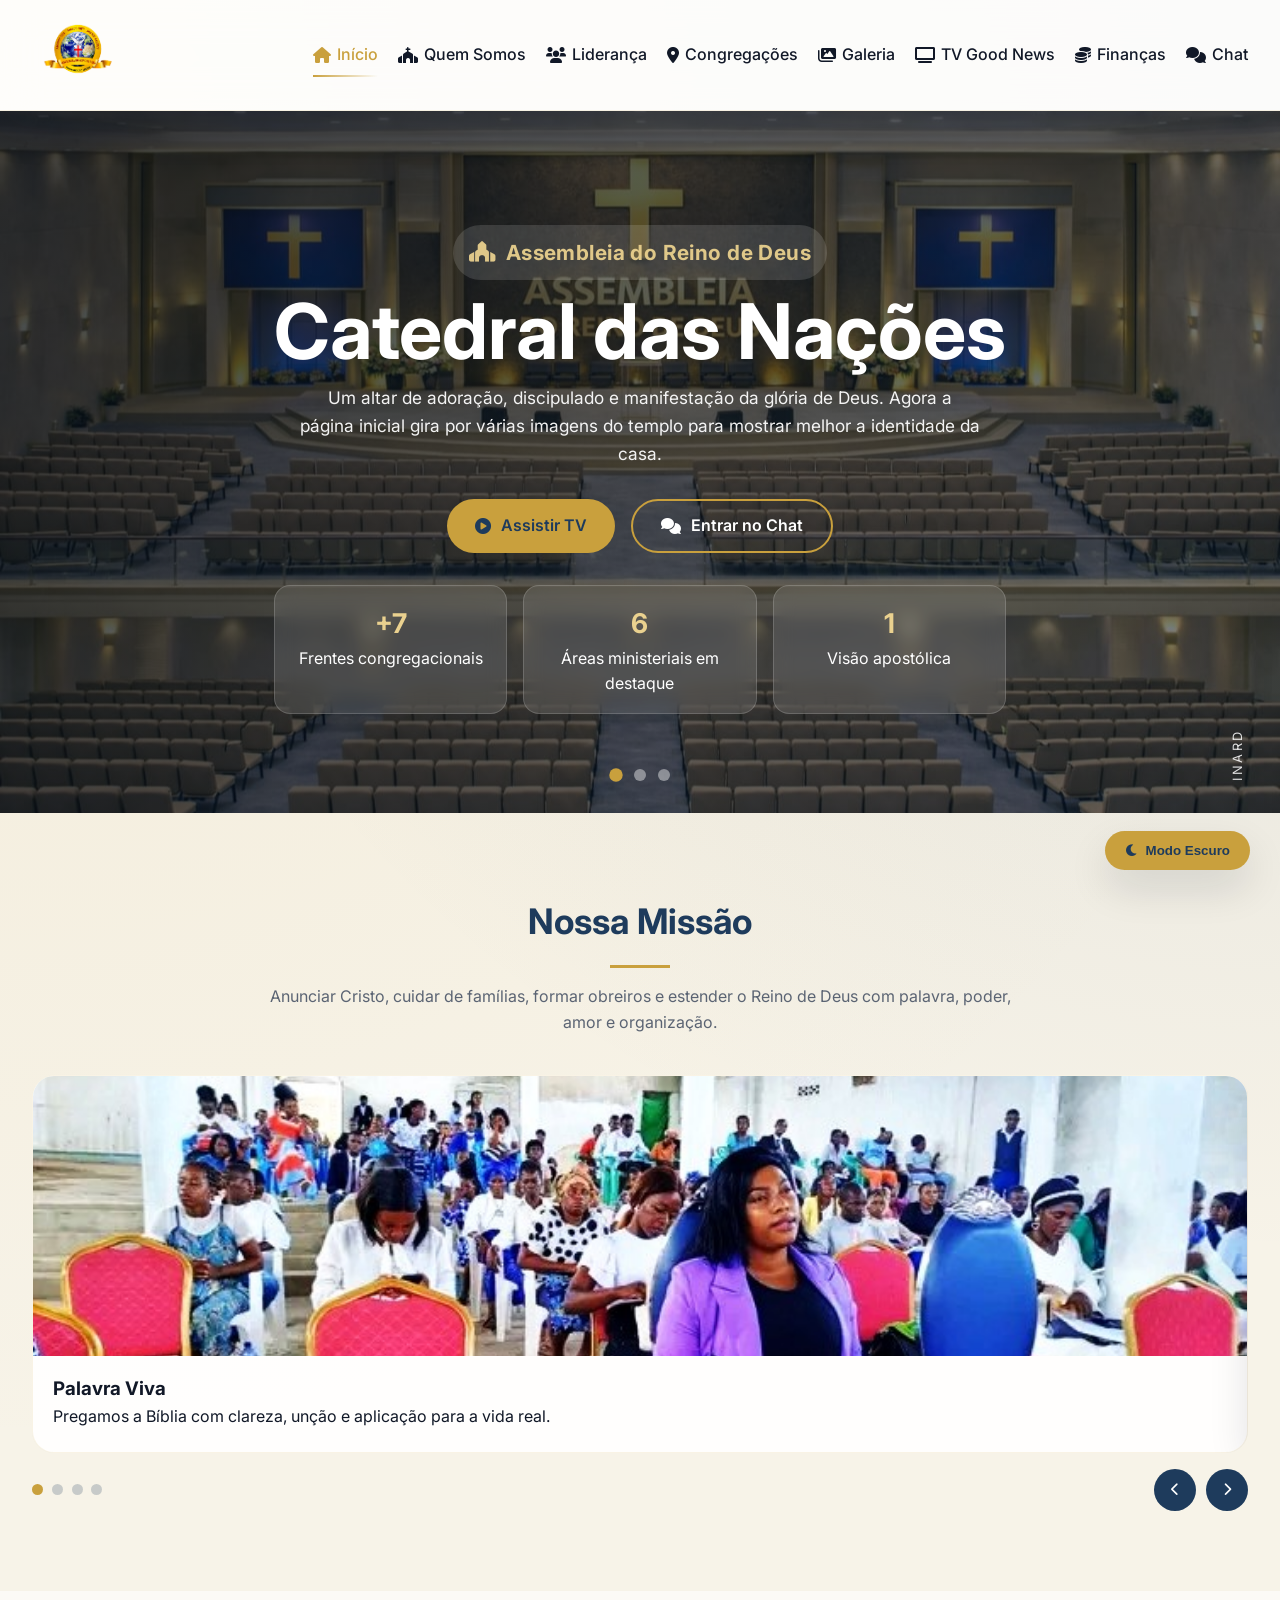
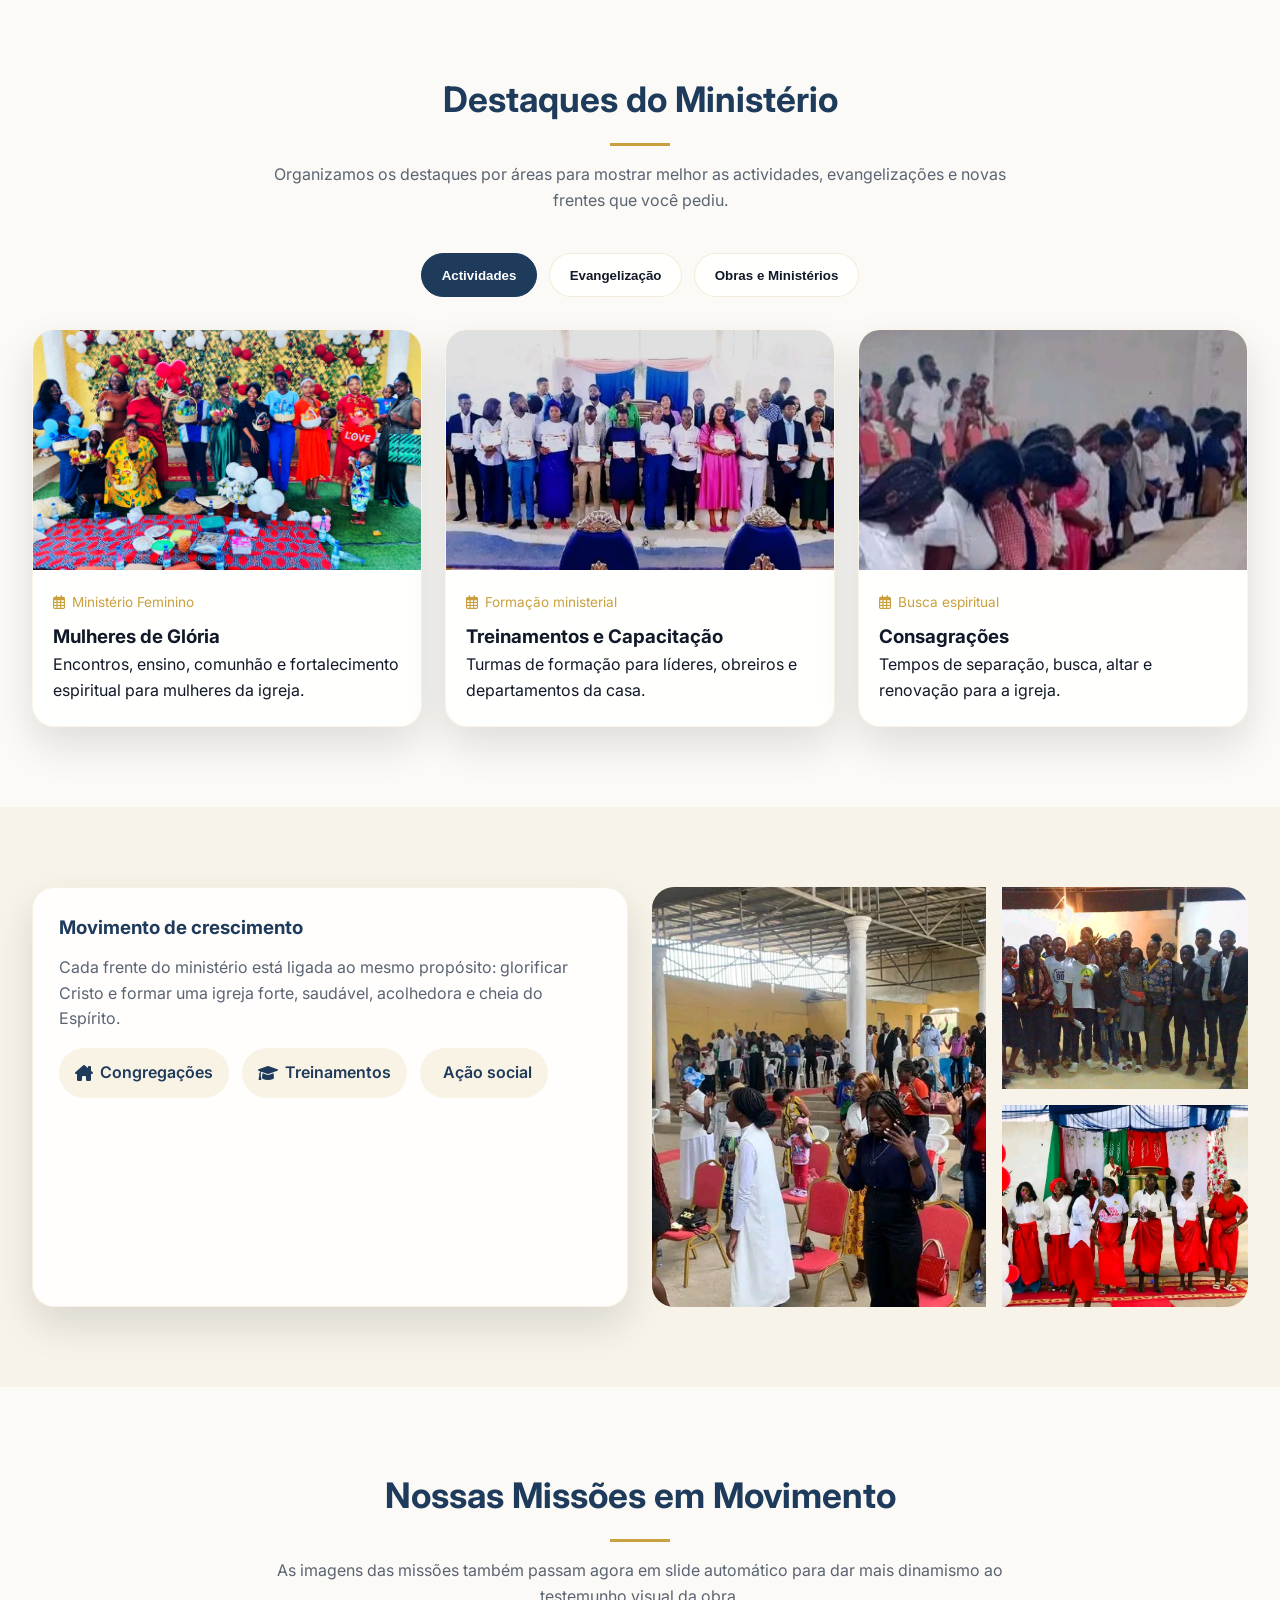
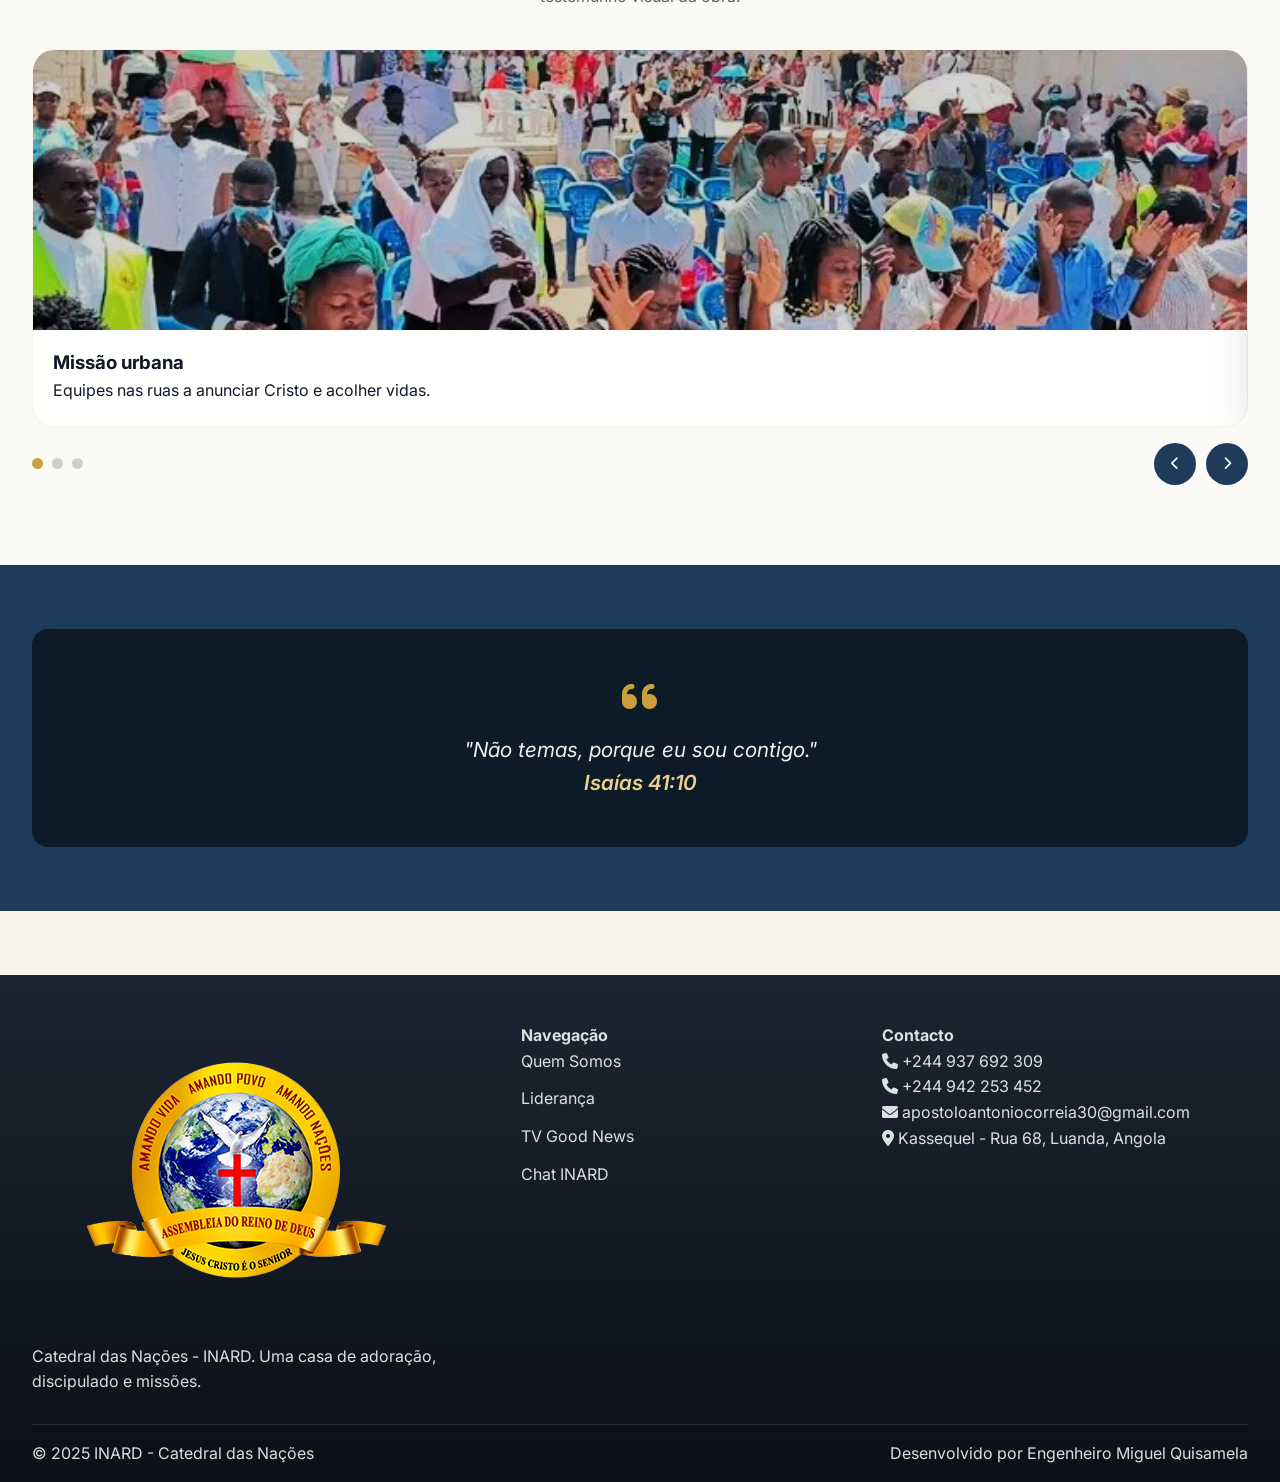
<file: index.html>
<!DOCTYPE html>
<html lang="pt-br">
<head>
    <meta charset="UTF-8">
    <meta name="viewport" content="width=device-width, initial-scale=1.0">
    <title>INARD | Catedral das Na&ccedil;&otilde;es</title>
    <link href="https://fonts.googleapis.com/css2?family=Inter:wght@300;400;500;600;700;800&display=swap" rel="stylesheet">
    <link rel="stylesheet" href="https://cdnjs.cloudflare.com/ajax/libs/font-awesome/6.0.0-beta3/css/all.min.css">
    <link rel="stylesheet" href="css/style.css">
    <link rel="stylesheet" href="css/site-upgrades.css">
    <link rel="icon" href="images/inard.png">
</head>
<body>
    <div class="theme-toggle">
        <button id="themeSwitch" class="theme-btn">
            <i class="fas fa-moon"></i>
            <span>Modo Escuro</span>
        </button>
    </div>

    <header class="site-header">
        <div class="container">
            <div class="header-inner">
                <div class="logo-area">
                    <a href="index.html">
                        <img src="images/inard.png" alt="INARD" onerror="this.src='https://placehold.co/200x80?text=INARD'">
                    </a>
                </div>
                <nav class="main-nav">
                    <ul>
                        <li><a href="index.html" class="active"><i class="fas fa-home"></i> In&iacute;cio</a></li>
                        <li><a href="quem-somos.html"><i class="fas fa-church"></i> Quem Somos</a></li>
                        <li><a href="lideranca.html"><i class="fas fa-users"></i> Lideran&ccedil;a</a></li>
                        <li><a href="congregacoes.html"><i class="fas fa-map-marker-alt"></i> Congrega&ccedil;&otilde;es</a></li>
                        <li><a href="galeria.html"><i class="fas fa-images"></i> Galeria</a></li>
                        <li><a href="tv-good-news.html"><i class="fas fa-tv"></i> TV Good News</a></li>
                        <li><a href="financas.html"><i class="fas fa-coins"></i> Finan&ccedil;as</a></li>
                        <li><a href="chat.html"><i class="fas fa-comments"></i> Chat</a></li>
                    </ul>
                </nav>
                <div class="mobile-menu-btn">
                    <i class="fas fa-bars"></i>
                </div>
            </div>
        </div>
    </header>

    <section class="hero" data-hero-slider>
        <div class="hero-slider" aria-hidden="true">
            <div class="hero-slide active" style="background-image:url('images/templo1.jpg');"></div>
            <div class="hero-slide" style="background-image:url('images/templo2.jpg');"></div>
            <div class="hero-slide" style="background-image:url('images/temploantigo.jpg');"></div>
        </div>
        <div class="container">
            <div class="hero-content">
                <span class="hero-subtitle"><i class="fas fa-place-of-worship"></i> Assembleia do Reino de Deus</span>
                <h1>Catedral das Na&ccedil;&otilde;es</h1>
                <p class="hero-text">Um altar de adora&ccedil;&atilde;o, discipulado e manifesta&ccedil;&atilde;o da gl&oacute;ria de Deus. Agora a p&aacute;gina inicial gira por v&aacute;rias imagens do templo para mostrar melhor a identidade da casa.</p>
                <div class="hero-buttons">
                    <a href="tv-good-news.html" class="btn btn-primary"><i class="fas fa-play-circle"></i> Assistir TV</a>
                    <a href="chat.html" class="btn btn-secondary"><i class="fas fa-comments"></i> Entrar no Chat</a>
                </div>
                <div class="hero-metrics">
                    <div class="metric-card">
                        <strong>+7</strong>
                        <span>Frentes congregacionais</span>
                    </div>
                    <div class="metric-card">
                        <strong>6</strong>
                        <span>&Aacute;reas ministeriais em destaque</span>
                    </div>
                    <div class="metric-card">
                        <strong>1</strong>
                        <span>Vis&atilde;o apost&oacute;lica</span>
                    </div>
                </div>
            </div>
        </div>
        <div class="hero-dots">
            <button class="hero-dot active" aria-label="Slide 1"></button>
            <button class="hero-dot" aria-label="Slide 2"></button>
            <button class="hero-dot" aria-label="Slide 3"></button>
        </div>
        <div class="hero-scroll-note">INARD</div>
    </section>

    <section class="section-block">
        <div class="container">
            <h2 class="section-title">Nossa Miss&atilde;o</h2>
            <p class="section-intro">Anunciar Cristo, cuidar de fam&iacute;lias, formar obreiros e estender o Reino de Deus com palavra, poder, amor e organiza&ccedil;&atilde;o.</p>
            <div class="auto-carousel" data-auto-carousel data-interval="3600">
                <div class="carousel-viewport">
                    <div class="carousel-track">
                        <article class="carousel-slide mission-carousel-card">
                            <img src="images/culto11.jpg" alt="Palavra Viva">
                            <div class="highlight-content">
                                <h3>Palavra Viva</h3>
                                <p>Pregamos a B&iacute;blia com clareza, un&ccedil;&atilde;o e aplica&ccedil;&atilde;o para a vida real.</p>
                            </div>
                        </article>
                        <article class="carousel-slide mission-carousel-card">
                            <img src="images/monte1.jpg" alt="Ora&ccedil;&atilde;o">
                            <div class="highlight-content">
                                <h3>Ora&ccedil;&atilde;o</h3>
                                <p>Buscamos a presen&ccedil;a de Deus em intercess&atilde;o, consagra&ccedil;&atilde;o e vig&iacute;lia.</p>
                            </div>
                        </article>
                        <article class="carousel-slide mission-carousel-card">
                            <img src="images/evangelho22.jpg" alt="Evangelismo">
                            <div class="highlight-content">
                                <h3>Evangeliza&ccedil;&atilde;o</h3>
                                <p>Levamos a mensagem da cruz para ruas, fam&iacute;lias, bairros e na&ccedil;&otilde;es.</p>
                            </div>
                        </article>
                        <article class="carousel-slide mission-carousel-card">
                            <img src="images/accaosocial11.jpg" alt="A&ccedil;&atilde;o social">
                            <div class="highlight-content">
                                <h3>A&ccedil;&atilde;o Social</h3>
                                <p>Transformamos cuidado espiritual em ajuda concreta para a comunidade.</p>
                            </div>
                        </article>
                    </div>
                </div>
                <div class="carousel-controls">
                    <div class="carousel-dots">
                        <button class="carousel-dot active" type="button"></button>
                        <button class="carousel-dot" type="button"></button>
                        <button class="carousel-dot" type="button"></button>
                        <button class="carousel-dot" type="button"></button>
                    </div>
                    <div class="carousel-buttons">
                        <button class="carousel-btn" type="button" data-carousel-prev><i class="fas fa-chevron-left"></i></button>
                        <button class="carousel-btn" type="button" data-carousel-next><i class="fas fa-chevron-right"></i></button>
                    </div>
                </div>
            </div>
        </div>
    </section>

    <section class="section-block alt" data-tab-group>
        <div class="container">
            <h2 class="section-title">Destaques do Minist&eacute;rio</h2>
            <p class="section-intro">Organizamos os destaques por &aacute;reas para mostrar melhor as actividades, evangeliza&ccedil;&otilde;es e novas frentes que voc&ecirc; pediu.</p>
            <div class="highlights-tabs">
                <button class="tab-btn active" data-target="tab-atividades">Actividades</button>
                <button class="tab-btn" data-target="tab-evangelizacao">Evangeliza&ccedil;&atilde;o</button>
                <button class="tab-btn" data-target="tab-ministerios">Obras e Minist&eacute;rios</button>
            </div>

            <div id="tab-atividades" class="highlight-panel active">
                <div class="highlights-grid upgraded">
                    <article class="highlight-card">
                        <img src="images/mulheres.jpg" alt="Mulheres">
                        <div class="highlight-content">
                            <span class="highlight-date"><i class="far fa-calendar-alt"></i> Minist&eacute;rio Feminino</span>
                            <h3>Mulheres de Gl&oacute;ria</h3>
                            <p>Encontros, ensino, comunh&atilde;o e fortalecimento espiritual para mulheres da igreja.</p>
                        </div>
                    </article>
                    <article class="highlight-card">
                        <img src="images/formacao0.jpg" alt="Treinamentos">
                        <div class="highlight-content">
                            <span class="highlight-date"><i class="far fa-calendar-alt"></i> Forma&ccedil;&atilde;o ministerial</span>
                            <h3>Treinamentos e Capacita&ccedil;&atilde;o</h3>
                            <p>Turmas de forma&ccedil;&atilde;o para l&iacute;deres, obreiros e departamentos da casa.</p>
                        </div>
                    </article>
                    <article class="highlight-card">
                        <img src="images/consagracao00.jpg" alt="Consagra&ccedil;&atilde;o">
                        <div class="highlight-content">
                            <span class="highlight-date"><i class="far fa-calendar-alt"></i> Busca espiritual</span>
                            <h3>Consagra&ccedil;&otilde;es</h3>
                            <p>Tempos de separa&ccedil;&atilde;o, busca, altar e renova&ccedil;&atilde;o para a igreja.</p>
                        </div>
                    </article>
                </div>
            </div>

            <div id="tab-evangelizacao" class="highlight-panel">
                <div class="highlights-grid upgraded">
                    <article class="highlight-card">
                        <img src="images/evangelho1.jpg" alt="Evangeliza&ccedil;&atilde;o 1">
                        <div class="highlight-content">
                            <span class="highlight-date"><i class="fas fa-bullhorn"></i> Rua e bairros</span>
                            <h3>Sa&iacute;das Evangel&iacute;sticas</h3>
                            <p>Equipes a anunciar Jesus com fervor, compaix&atilde;o e intencionalidade.</p>
                        </div>
                    </article>
                    <article class="highlight-card">
                        <img src="images/evangelho3.jpg" alt="Evangeliza&ccedil;&atilde;o 2">
                        <div class="highlight-content">
                            <span class="highlight-date"><i class="fas fa-cross"></i> Cristo para todos</span>
                            <h3>Campanhas de Salva&ccedil;&atilde;o</h3>
                            <p>A igreja alcan&ccedil;a vidas com mensagens p&uacute;blicas de arrependimento e esperan&ccedil;a.</p>
                        </div>
                    </article>
                    <article class="highlight-card">
                        <img src="images/evangelho4.jpg" alt="Evangeliza&ccedil;&atilde;o 3">
                        <div class="highlight-content">
                            <span class="highlight-date"><i class="fas fa-people-group"></i> Impacto local</span>
                            <h3>Miss&otilde;es Urbanas</h3>
                            <p>Ac&ccedil;&otilde;es em zonas estrat&eacute;gicas com evangelho, ora&ccedil;&atilde;o e acolhimento.</p>
                        </div>
                    </article>
                </div>
            </div>

            <div id="tab-ministerios" class="highlight-panel">
                <div class="highlights-grid upgraded">
                    <article class="highlight-card">
                        <img src="images/construcao3.jpg" alt="Obras">
                        <div class="highlight-content">
                            <span class="highlight-date"><i class="fas fa-hammer"></i> Estrutura</span>
                            <h3>Obras e Melhorias</h3>
                            <p>Avan&ccedil;os de constru&ccedil;&atilde;o, manuten&ccedil;&atilde;o e prepara&ccedil;&atilde;o de espa&ccedil;os.</p>
                        </div>
                    </article>
                    <article class="highlight-card">
                        <img src="images/cultoebd.jpg" alt="Infantil">
                        <div class="highlight-content">
                            <span class="highlight-date"><i class="fas fa-child-reaching"></i> Minist&eacute;rio infantil</span>
                            <h3>Infantil</h3>
                            <p>Crian&ccedil;as crescendo em conhecimento b&iacute;blico, adora&ccedil;&atilde;o e alegria.</p>
                        </div>
                    </article>
                    <article class="highlight-card">
                        <img src="images/accaosocial0.jpg" alt="A&ccedil;&atilde;o social">
                        <div class="highlight-content">
                            <span class="highlight-date"><i class="fas fa-hand-holding-heart"></i> Amor em ac&ccedil;&atilde;o</span>
                            <h3>A&ccedil;&atilde;o Social</h3>
                            <p>Entrega de apoio, assist&ecirc;ncia e cuidado para fam&iacute;lias e comunidades.</p>
                        </div>
                    </article>
                </div>
            </div>
        </div>
    </section>

    <section class="section-block">
        <div class="container">
            <div class="story-grid">
                <div class="story-card">
                    <h3>Movimento de crescimento</h3>
                    <p class="text-muted">Cada frente do minist&eacute;rio est&aacute; ligada ao mesmo prop&oacute;sito: glorificar Cristo e formar uma igreja forte, saud&aacute;vel, acolhedora e cheia do Esp&iacute;rito.</p>
                    <div class="pill-row">
                        <span class="pill"><i class="fas fa-house-chimney"></i> Congrega&ccedil;&otilde;es</span>
                        <span class="pill"><i class="fas fa-graduation-cap"></i> Treinamentos</span>
                        <span class="pill"><i class="fas fa-heart-circle-check"></i> A&ccedil;&atilde;o social</span>
                    </div>
                </div>
                <div class="mosaic-grid">
                    <div class="mosaic-column tall">
                        <img src="images/culto2.jpg" alt="Culto INARD">
                    </div>
                    <div class="mosaic-column stack">
                        <img src="images/turma.jpg" alt="Treinamento">
                        <img src="images/coralmamas.jpg" alt="Mulheres">
                    </div>
                </div>
            </div>
        </div>
    </section>

    <section class="section-block alt">
        <div class="container">
            <h2 class="section-title">Nossas Miss&otilde;es em Movimento</h2>
            <p class="section-intro">As imagens das miss&otilde;es tamb&eacute;m passam agora em slide autom&aacute;tico para dar mais dinamismo ao testemunho visual da obra.</p>
            <div class="auto-carousel" data-auto-carousel data-interval="3400">
                <div class="carousel-viewport">
                    <div class="carousel-track">
                        <article class="carousel-slide mission-carousel-card">
                            <img src="images/cultoantigo.jpg" alt="Miss&atilde;o urbana">
                            <div class="highlight-content">
                                <h3>Miss&atilde;o urbana</h3>
                                <p>Equipes nas ruas a anunciar Cristo e acolher vidas.</p>
                            </div>
                        </article>
                        <article class="carousel-slide mission-carousel-card">
                            <img src="images/culto0.jpg" alt="Campanhas de salva&ccedil;&atilde;o">
                            <div class="highlight-content">
                                <h3>Campanhas de salva&ccedil;&atilde;o</h3>
                                <p>Evangelismo intenso com palavra, convites e intercess&atilde;o.</p>
                            </div>
                        </article>
                        <article class="carousel-slide mission-carousel-card">
                            <img src="images/consagracao00.jpg" alt="Miss&atilde;o com a&ccedil;&atilde;o social">
                            <div class="highlight-content">
                                <h3>Miss&atilde;o com a&ccedil;&atilde;o social</h3>
                                <p>O amor de Deus expresso em ajuda concreta e presen&ccedil;a comunit&aacute;ria.</p>
                            </div>
                        </article>
                    </div>
                </div>
                <div class="carousel-controls">
                    <div class="carousel-dots">
                        <button class="carousel-dot active" type="button"></button>
                        <button class="carousel-dot" type="button"></button>
                        <button class="carousel-dot" type="button"></button>
                    </div>
                    <div class="carousel-buttons">
                        <button class="carousel-btn" type="button" data-carousel-prev><i class="fas fa-chevron-left"></i></button>
                        <button class="carousel-btn" type="button" data-carousel-next><i class="fas fa-chevron-right"></i></button>
                    </div>
                </div>
            </div>
        </div>
    </section>

    <section class="verse-day">
        <div class="container">
            <div class="verse-card">
                <i class="fas fa-quote-left"></i>
                <p id="verseText">"Posso todas as coisas naquele que me fortalece."</p>
                <p class="verse-ref">Filipenses 4:13</p>
            </div>
        </div>
    </section>

    <footer class="site-footer">
        <div class="container">
            <div class="footer-grid">
                <div class="footer-info">
                    <img src="images/inard.png" alt="INARD" onerror="this.src='https://placehold.co/150x60?text=INARD'">
                    <p>Catedral das Na&ccedil;&otilde;es - INARD. Uma casa de adora&ccedil;&atilde;o, discipulado e miss&otilde;es.</p>
                </div>
                <div class="footer-links">
                    <h4>Navega&ccedil;&atilde;o</h4>
                    <ul>
                        <li><a href="quem-somos.html">Quem Somos</a></li>
                        <li><a href="lideranca.html">Lideran&ccedil;a</a></li>
                        <li><a href="tv-good-news.html">TV Good News</a></li>
                        <li><a href="chat.html">Chat INARD</a></li>
                    </ul>
                </div>
                <div class="footer-contact">
                    <h4>Contacto</h4>
                    <p><i class="fas fa-phone"></i> +244 937 692 309</p>
                    <p><i class="fas fa-phone"></i> +244 942 253 452</p>
                    <p><i class="fas fa-envelope"></i> apostoloantoniocorreia30@gmail.com</p>
                    <p><i class="fas fa-map-marker-alt"></i> Kassequel - Rua 68, Luanda, Angola</p>
                </div>
            </div>
            <div class="footer-bottom">
                <p>&copy; 2025 INARD - Catedral das Na&ccedil;&otilde;es</p>
                <p>Desenvolvido por Engenheiro Miguel Quisamela</p>
            </div>
        </div>
    </footer>

    <script src="js/site-upgrades.js"></script>
</body>
</html>
</file>
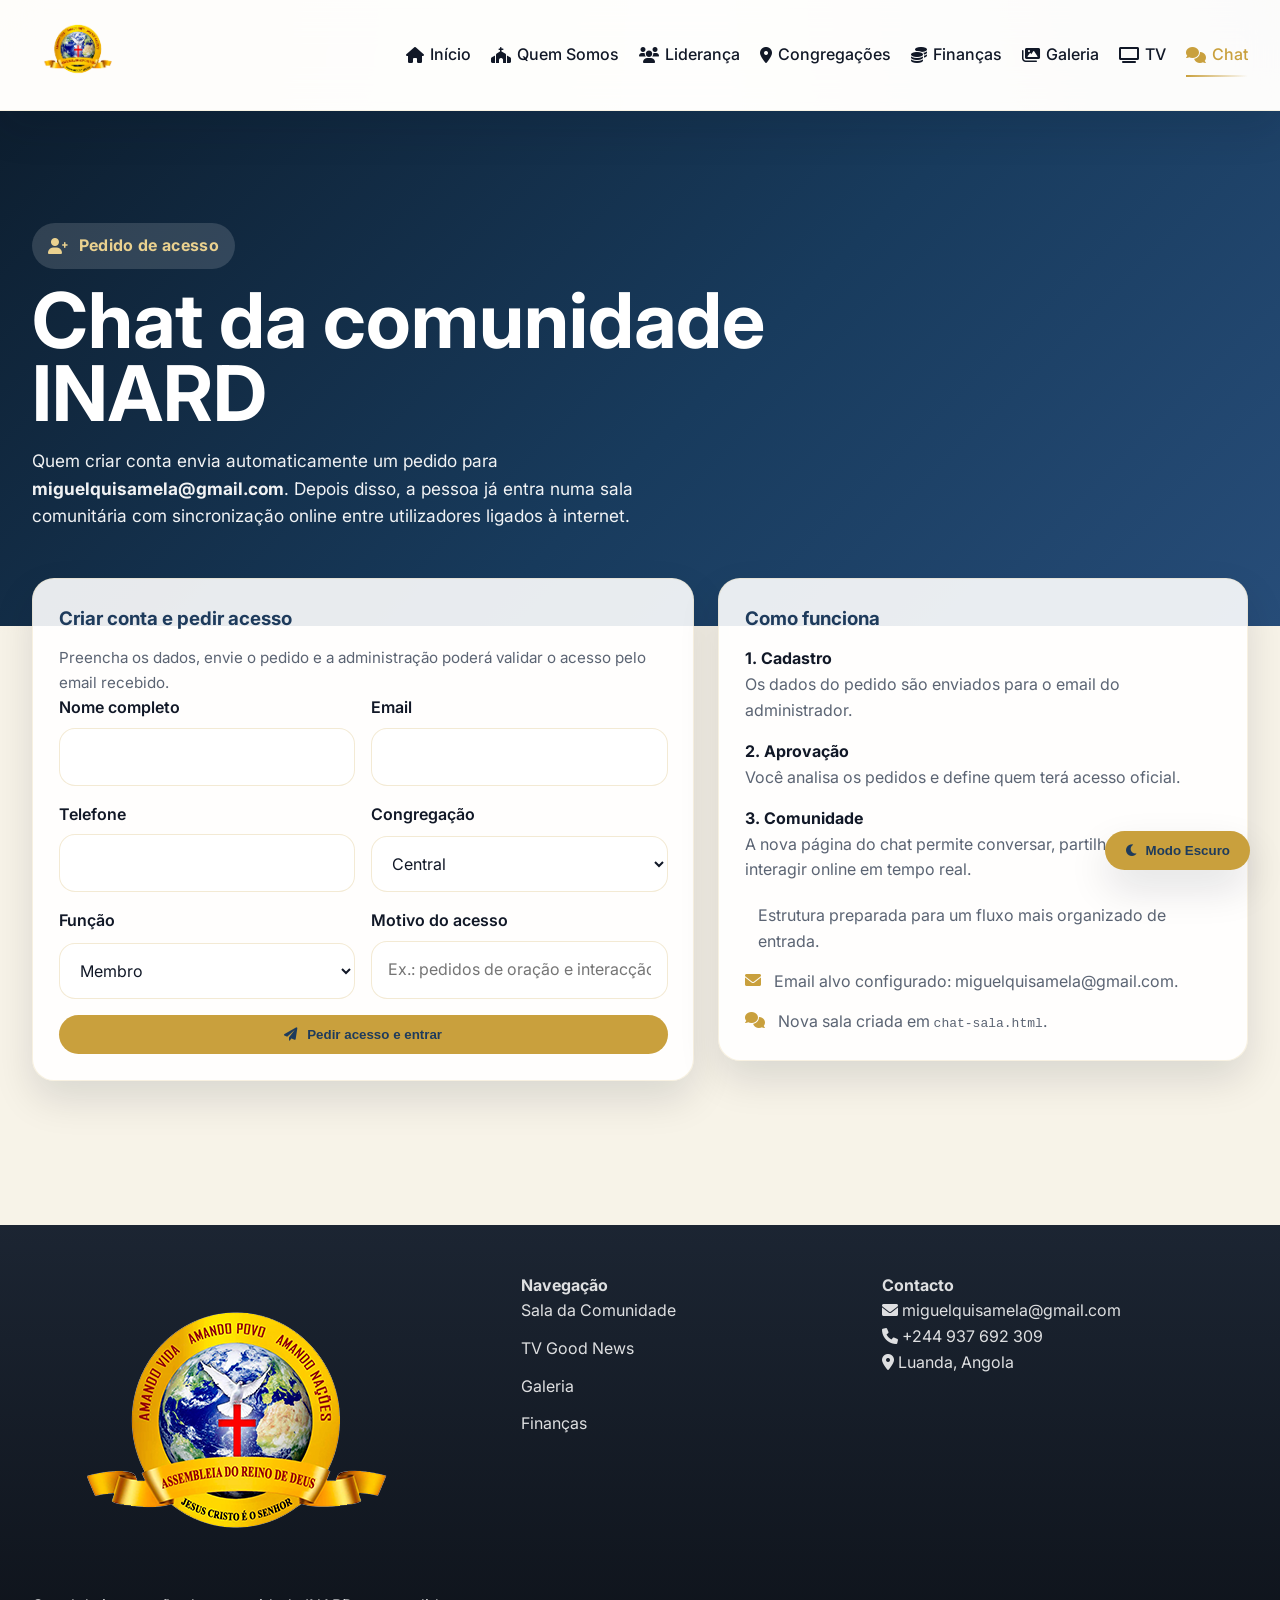
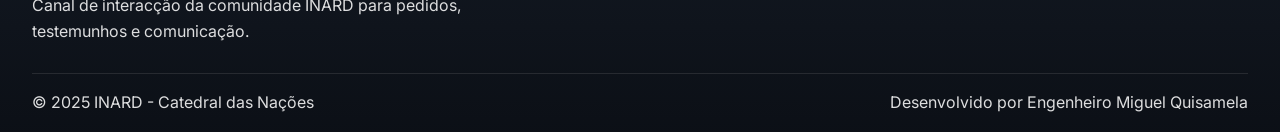
<file: chat.html>
<!DOCTYPE html>
<html lang="pt-br">
<head>
    <meta charset="UTF-8">
    <meta name="viewport" content="width=device-width, initial-scale=1.0">
    <title>INARD | Chat</title>
    <link href="https://fonts.googleapis.com/css2?family=Inter:wght@300;400;500;600;700;800&display=swap" rel="stylesheet">
    <link rel="stylesheet" href="https://cdnjs.cloudflare.com/ajax/libs/font-awesome/6.0.0-beta3/css/all.min.css">
    <link rel="stylesheet" href="css/style.css">
    <link rel="stylesheet" href="css/site-upgrades.css">
    <link rel="icon" href="images/inard.png">
</head>
<body>
    <div class="theme-toggle">
        <button id="themeSwitch" class="theme-btn">
            <i class="fas fa-moon"></i>
            <span>Modo Escuro</span>
        </button>
    </div>

    <header class="site-header">
        <div class="container">
            <div class="header-inner">
                <div class="logo-area">
                    <a href="index.html"><img src="images/inard.png" alt="INARD"></a>
                </div>
                <nav class="main-nav">
                    <ul>
                        <li><a href="index.html"><i class="fas fa-home"></i> In&iacute;cio</a></li>
                        <li><a href="quem-somos.html"><i class="fas fa-church"></i> Quem Somos</a></li>
                        <li><a href="lideranca.html"><i class="fas fa-users"></i> Lideran&ccedil;a</a></li>
                        <li><a href="congregacoes.html"><i class="fas fa-map-marker-alt"></i> Congrega&ccedil;&otilde;es</a></li>
                        <li><a href="financas.html"><i class="fas fa-coins"></i> Finan&ccedil;as</a></li>
                        <li><a href="galeria.html"><i class="fas fa-images"></i> Galeria</a></li>
                        <li><a href="tv-good-news.html"><i class="fas fa-tv"></i> TV</a></li>
                        <li><a href="chat.html" class="active"><i class="fas fa-comments"></i> Chat</a></li>
                    </ul>
                </nav>
                <div class="mobile-menu-btn"><i class="fas fa-bars"></i></div>
            </div>
        </div>
    </header>

    <section class="chat-hero-shell">
        <div class="container">
            <div class="chat-hero-content">
                <span class="chat-eyebrow"><i class="fas fa-user-plus"></i> Pedido de acesso</span>
                <h1>Chat da comunidade INARD</h1>
                <p>Quem criar conta envia automaticamente um pedido para <strong>miguelquisamela@gmail.com</strong>. Depois disso, a pessoa j&aacute; entra numa sala comunit&aacute;ria com sincroniza&ccedil;&atilde;o online entre utilizadores ligados &agrave; internet.</p>
            </div>
        </div>
    </section>

    <section class="section-block" style="padding-top:0;">
        <div class="container chat-shell">
            <div class="chat-grid">
                <article class="signup-card">
                    <h3>Criar conta e pedir acesso</h3>
                    <p class="form-help">Preencha os dados, envie o pedido e a administra&ccedil;&atilde;o poder&aacute; validar o acesso pelo email recebido.</p>
                    <form id="chatAccessForm" class="form-stack">
                        <div class="form-row">
                            <div class="field">
                                <label for="nome">Nome completo</label>
                                <input id="nome" name="nome" type="text" required>
                            </div>
                            <div class="field">
                                <label for="email">Email</label>
                                <input id="email" name="email" type="email" required>
                            </div>
                        </div>
                        <div class="form-row">
                            <div class="field">
                                <label for="telefone">Telefone</label>
                                <input id="telefone" name="telefone" type="text" required>
                            </div>
                            <div class="field">
                                <label for="congregacao">Congrega&ccedil;&atilde;o</label>
                                <select id="congregacao" name="congregacao" required>
                                    <option value="Central">Central</option>
                                    <option value="Talatona">Talatona</option>
                                    <option value="Av&oacute; Kumbi">Av&oacute; Kumbi</option>
                                    <option value="Zona Sul">Golf 2</option>
                                    <option value="Zona Sul">Calemba</option>
                                    <option value="Zona Sul">Benfica</option>
                                    <option value="Zona Sul">Viana</option>
                                </select>
                            </div>
                        </div>
                        <div class="form-row">
                            <div class="field">
                                <label for="funcao">Fun&ccedil;&atilde;o</label>
                                <select id="funcao" name="funcao" required>
                                    <option value="Membro">Membro</option>
                                    <option value="Obreiro">Obreiro</option>
                                    <option value="Di&aacute;cono">Di&aacute;cono</option>
                                    <option value="Presb&iacute;tero">Presb&iacute;tero</option>
                                    <option value="Pastor">Pastor</option>
                                    <option value="Visitante">Visitante</option>
                                </select>
                            </div>
                            <div class="field">
                                <label for="motivo">Motivo do acesso</label>
                                <input id="motivo" name="motivo" type="text" placeholder="Ex.: pedidos de ora&ccedil;&atilde;o e interac&ccedil;&atilde;o com a comunidade" required>
                            </div>
                        </div>
                        <button type="submit" class="btn btn-primary btn-block"><i class="fas fa-paper-plane"></i> Pedir acesso e entrar</button>
                    </form>
                    <div id="chatAccessStatus" class="form-status"></div>
                </article>

                <aside class="chat-card">
                    <h3>Como funciona</h3>
                    <div class="community-pillars">
                        <div>
                            <strong>1. Cadastro</strong>
                            <p class="text-muted">Os dados do pedido s&atilde;o enviados para o email do administrador.</p>
                        </div>
                        <div>
                            <strong>2. Aprova&ccedil;&atilde;o</strong>
                            <p class="text-muted">Voc&ecirc; analisa os pedidos e define quem ter&aacute; acesso oficial.</p>
                        </div>
                        <div>
                            <strong>3. Comunidade</strong>
                            <p class="text-muted">A nova p&aacute;gina do chat permite conversar, partilhar pedidos e interagir online em tempo real.</p>
                        </div>
                    </div>
                    <ul class="community-list" style="margin-top:1.25rem;">
                        <li><i class="fas fa-shield-heart"></i><span>Estrutura preparada para um fluxo mais organizado de entrada.</span></li>
                        <li><i class="fas fa-envelope"></i><span>Email alvo configurado: miguelquisamela@gmail.com.</span></li>
                        <li><i class="fas fa-comments"></i><span>Nova sala criada em <code>chat-sala.html</code>.</span></li>
                    </ul>
                </aside>
            </div>
        </div>
    </section>

    <footer class="site-footer">
        <div class="container">
            <div class="footer-grid">
                <div class="footer-info">
                    <img src="images/inard.png" alt="INARD">
                    <p>Canal de interac&ccedil;&atilde;o da comunidade INARD para pedidos, testemunhos e comunica&ccedil;&atilde;o.</p>
                </div>
                <div class="footer-links">
                    <h4>Navega&ccedil;&atilde;o</h4>
                    <ul>
                        <li><a href="chat-sala.html">Sala da Comunidade</a></li>
                        <li><a href="tv-good-news.html">TV Good News</a></li>
                        <li><a href="galeria.html">Galeria</a></li>
                        <li><a href="financas.html">Finan&ccedil;as</a></li>
                    </ul>
                </div>
                <div class="footer-contact">
                    <h4>Contacto</h4>
                    <p><i class="fas fa-envelope"></i> miguelquisamela@gmail.com</p>
                    <p><i class="fas fa-phone"></i> +244 937 692 309</p>
                    <p><i class="fas fa-map-marker-alt"></i> Luanda, Angola</p>
                </div>
            </div>
            <div class="footer-bottom">
                <p>&copy; 2025 INARD - Catedral das Na&ccedil;&otilde;es</p>
                <p>Desenvolvido por Engenheiro Miguel Quisamela</p>
            </div>
        </div>
    </footer>

    <script src="js/site-upgrades.js"></script>
</body>
</html>
</file>
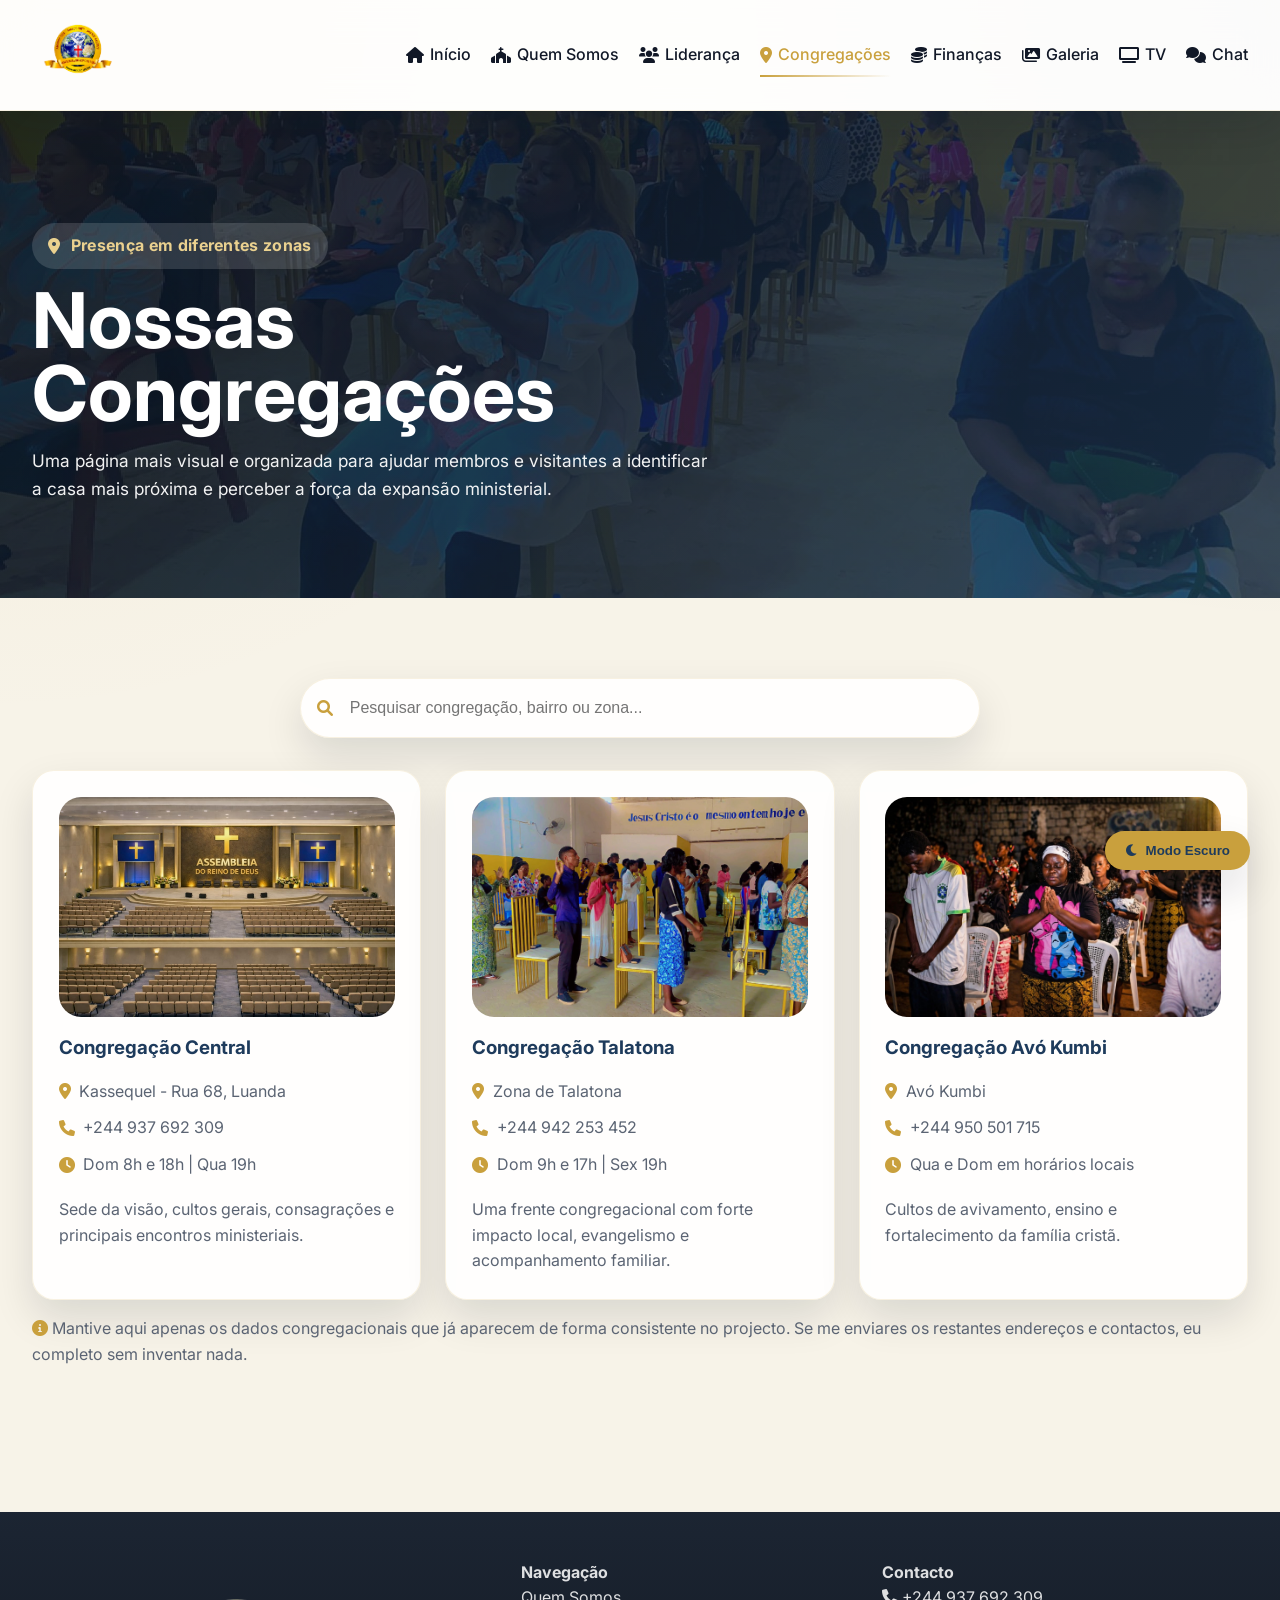
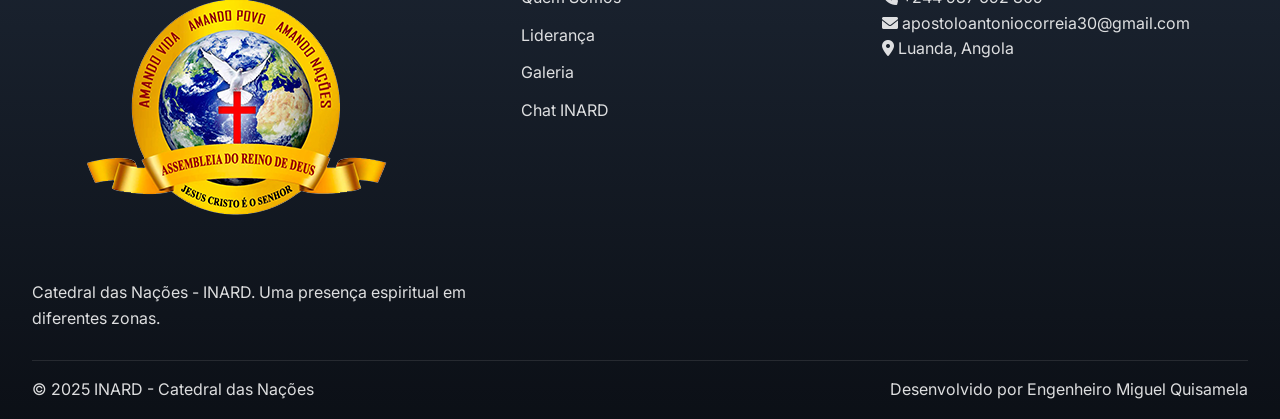
<file: congregacoes.html>
<!DOCTYPE html>
<html lang="pt-br">
<head>
    <meta charset="UTF-8">
    <meta name="viewport" content="width=device-width, initial-scale=1.0">
    <title>INARD | Congrega&ccedil;&otilde;es</title>
    <link href="https://fonts.googleapis.com/css2?family=Inter:wght@300;400;500;600;700;800&display=swap" rel="stylesheet">
    <link rel="stylesheet" href="https://cdnjs.cloudflare.com/ajax/libs/font-awesome/6.0.0-beta3/css/all.min.css">
    <link rel="stylesheet" href="css/style.css">
    <link rel="stylesheet" href="css/site-upgrades.css">
    <link rel="icon" href="images/inard.png">
</head>
<body>
    <div class="theme-toggle">
        <button id="themeSwitch" class="theme-btn">
            <i class="fas fa-moon"></i>
            <span>Modo Escuro</span>
        </button>
    </div>

    <header class="site-header">
        <div class="container">
            <div class="header-inner">
                <div class="logo-area">
                    <a href="index.html"><img src="images/inard.png" alt="INARD"></a>
                </div>
                <nav class="main-nav">
                    <ul>
                        <li><a href="index.html"><i class="fas fa-home"></i> In&iacute;cio</a></li>
                        <li><a href="quem-somos.html"><i class="fas fa-church"></i> Quem Somos</a></li>
                        <li><a href="lideranca.html"><i class="fas fa-users"></i> Lideran&ccedil;a</a></li>
                        <li><a href="congregacoes.html" class="active"><i class="fas fa-map-marker-alt"></i> Congrega&ccedil;&otilde;es</a></li>
                        <li><a href="financas.html"><i class="fas fa-coins"></i> Finan&ccedil;as</a></li>
                        <li><a href="galeria.html"><i class="fas fa-images"></i> Galeria</a></li>
                        <li><a href="tv-good-news.html"><i class="fas fa-tv"></i> TV</a></li>
                        <li><a href="chat.html"><i class="fas fa-comments"></i> Chat</a></li>
                    </ul>
                </nav>
                <div class="mobile-menu-btn"><i class="fas fa-bars"></i></div>
            </div>
        </div>
    </header>

    <section class="page-hero" style="background:linear-gradient(135deg, rgba(8, 15, 24, 0.88), rgba(28, 54, 82, 0.78)), url('images/talatona1.JPG') center/cover;">
        <div class="container">
            <div class="page-hero-content">
                <span class="page-eyebrow"><i class="fas fa-location-dot"></i> Presen&ccedil;a em diferentes zonas</span>
                <h1>Nossas Congrega&ccedil;&otilde;es</h1>
                <p>Uma p&aacute;gina mais visual e organizada para ajudar membros e visitantes a identificar a casa mais pr&oacute;xima e perceber a for&ccedil;a da expans&atilde;o ministerial.</p>
            </div>
        </div>
    </section>

    <section class="section-block">
        <div class="container">
            <div class="search-bar">
                <i class="fas fa-magnifying-glass"></i>
                <input type="text" placeholder="Pesquisar congrega&ccedil;&atilde;o, bairro ou zona..." data-congregation-search>
            </div>
            <div class="congregation-grid">
                <article class="congregation-card-upgraded">
                    <div class="congregation-photo"><img src="images/templo1.jpg" alt="Central"></div>
                    <h3>Congrega&ccedil;&atilde;o Central</h3>
                    <div class="congregation-meta">
                        <span><i class="fas fa-map-marker-alt"></i> Kassequel - Rua 68, Luanda</span>
                        <span><i class="fas fa-phone"></i> +244 937 692 309</span>
                        <span><i class="fas fa-clock"></i> Dom 8h e 18h | Qua 19h</span>
                    </div>
                    <p class="text-muted">Sede da vis&atilde;o, cultos gerais, consagra&ccedil;&otilde;es e principais encontros ministeriais.</p>
                </article>
                <article class="congregation-card-upgraded">
                    <div class="congregation-photo"><img src="images/talatona0.JPG" alt="Talatona"></div>
                    <h3>Congrega&ccedil;&atilde;o Talatona</h3>
                    <div class="congregation-meta">
                        <span><i class="fas fa-map-marker-alt"></i> Zona de Talatona</span>
                        <span><i class="fas fa-phone"></i> +244 942 253 452</span>
                        <span><i class="fas fa-clock"></i> Dom 9h e 17h | Sex 19h</span>
                    </div>
                    <p class="text-muted">Uma frente congregacional com forte impacto local, evangelismo e acompanhamento familiar.</p>
                </article>
                <article class="congregation-card-upgraded">
                    <div class="congregation-photo"><img src="images/avokumbi.jpg" alt="Av&oacute; Kumbi"></div>
                    <h3>Congrega&ccedil;&atilde;o Av&oacute; Kumbi</h3>
                    <div class="congregation-meta">
                        <span><i class="fas fa-map-marker-alt"></i> Av&oacute; Kumbi</span>
                        <span><i class="fas fa-phone"></i> +244 950 501 715</span>
                        <span><i class="fas fa-clock"></i> Qua e Dom em hor&aacute;rios locais</span>
                    </div>
                    <p class="text-muted">Cultos de avivamento, ensino e fortalecimento da fam&iacute;lia crist&atilde;.</p>
                </article>
            </div>
            <p class="section-note"><i class="fas fa-circle-info"></i> Mantive aqui apenas os dados congregacionais que j&aacute; aparecem de forma consistente no projecto. Se me enviares os restantes endere&ccedil;os e contactos, eu completo sem inventar nada.</p>
        </div>
    </section>

    <footer class="site-footer">
        <div class="container">
            <div class="footer-grid">
                <div class="footer-info">
                    <img src="images/inard.png" alt="INARD">
                    <p>Catedral das Na&ccedil;&otilde;es - INARD. Uma presen&ccedil;a espiritual em diferentes zonas.</p>
                </div>
                <div class="footer-links">
                    <h4>Navega&ccedil;&atilde;o</h4>
                    <ul>
                        <li><a href="quem-somos.html">Quem Somos</a></li>
                        <li><a href="lideranca.html">Lideran&ccedil;a</a></li>
                        <li><a href="galeria.html">Galeria</a></li>
                        <li><a href="chat.html">Chat INARD</a></li>
                    </ul>
                </div>
                <div class="footer-contact">
                    <h4>Contacto</h4>
                    <p><i class="fas fa-phone"></i> +244 937 692 309</p>
                    <p><i class="fas fa-envelope"></i> apostoloantoniocorreia30@gmail.com</p>
                    <p><i class="fas fa-map-marker-alt"></i> Luanda, Angola</p>
                </div>
            </div>
            <div class="footer-bottom">
                <p>&copy; 2025 INARD - Catedral das Na&ccedil;&otilde;es</p>
                <p>Desenvolvido por Engenheiro Miguel Quisamela</p>
            </div>
        </div>
    </footer>

    <script src="js/site-upgrades.js"></script>
</body>
</html>
</file>
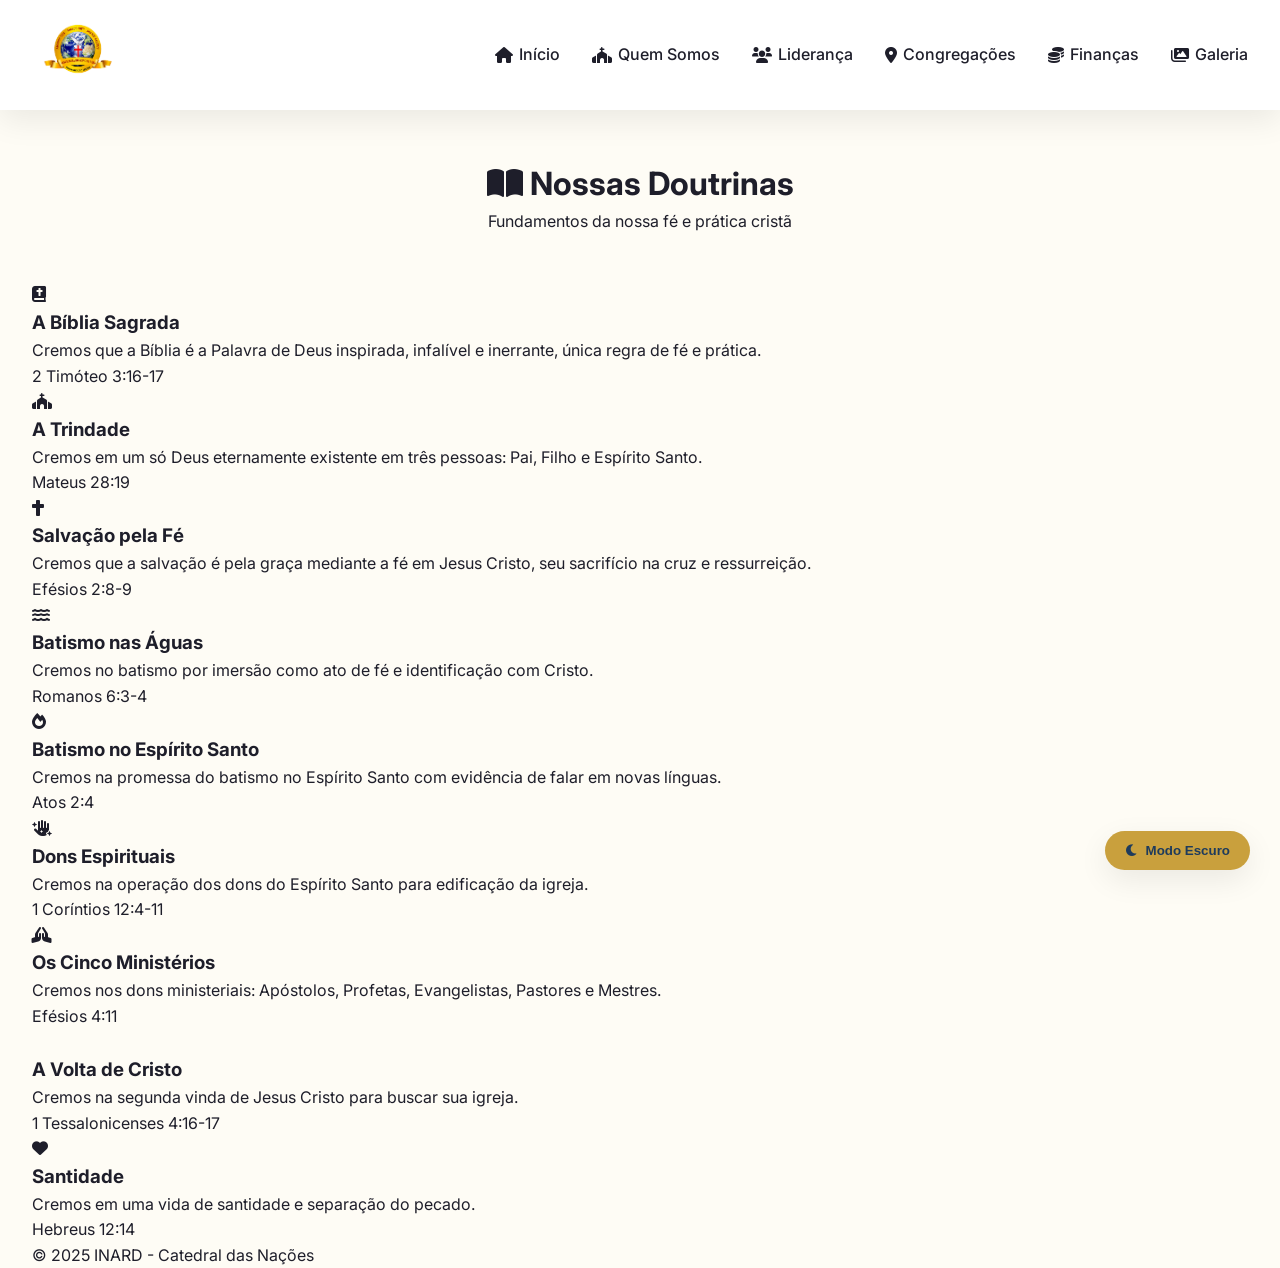
<file: doutrinas.html>
<!DOCTYPE html>
<html lang="pt-br">
<head>
    <meta charset="UTF-8">
    <meta name="viewport" content="width=device-width, initial-scale=1.0">
    <title>INARD | Nossas Doutrinas</title>
    <link href="https://fonts.googleapis.com/css2?family=Inter:wght@300;400;500;600;700&display=swap" rel="stylesheet">
    <link rel="stylesheet" href="https://cdnjs.cloudflare.com/ajax/libs/font-awesome/6.0.0-beta3/css/all.min.css">
    <link rel="stylesheet" href="css/style.css">
    <Link rel="icon" href="images/inard.png">

</head>
<body>
    <div class="theme-toggle">
        <button id="themeSwitch" class="theme-btn">
            <i class="fas fa-moon"></i>
            <span>Modo Escuro</span>
        </button>
    </div>

    <header class="site-header">
        <div class="container">
            <div class="header-inner">
                <div class="logo-area">
                    <a href="index.html">
                        <img src="images/inard.png" alt="INARD - Catedral das Nações" onerror="this.src='https://placehold.co/200x80?text=INARD'">
                    </a>
                </div>
                <nav class="main-nav">
                    <ul>
                        <li><a href="index.html"><i class="fas fa-home"></i> Início</a></li>
                        <li><a href="quem-somos.html"><i class="fas fa-church"></i> Quem Somos</a></li>
                        <li><a href="lideranca.html"><i class="fas fa-users"></i> Liderança</a></li>
                        <li><a href="congregacoes.html"><i class="fas fa-map-marker-alt"></i> Congregações</a></li>
                        <li><a href="financas.html"><i class="fas fa-coins"></i> Finan&ccedil;as</a></li>
                        <li><a href="galeria.html"><i class="fas fa-images"></i> Galeria</a></li>

                    </ul>
                </nav>
                <div class="mobile-menu-btn">
                    <i class="fas fa-bars"></i>
                </div>
            </div>
        </div>
    </header>

    <main>
        <div class="container">
            <div class="page-header">
                <h1><i class="fas fa-book-open"></i> Nossas Doutrinas</h1>
                <p>Fundamentos da nossa fé e prática cristã</p>
            </div>

            <div class="doctrines-grid">
                <div class="doctrine-card">
                    <i class="fas fa-bible"></i>
                    <h3>A Bíblia Sagrada</h3>
                    <p>Cremos que a Bíblia é a Palavra de Deus inspirada, infalível e inerrante, única regra de fé e prática.</p>
                    <span class="verse">2 Timóteo 3:16-17</span>
                </div>

                <div class="doctrine-card">
                    <i class="fas fa-church"></i>
                    <h3>A Trindade</h3>
                    <p>Cremos em um só Deus eternamente existente em três pessoas: Pai, Filho e Espírito Santo.</p>
                    <span class="verse">Mateus 28:19</span>
                </div>

                <div class="doctrine-card">
                    <i class="fas fa-cross"></i>
                    <h3>Salvação pela Fé</h3>
                    <p>Cremos que a salvação é pela graça mediante a fé em Jesus Cristo, seu sacrifício na cruz e ressurreição.</p>
                    <span class="verse">Efésios 2:8-9</span>
                </div>

                <div class="doctrine-card">
                    <i class="fas fa-water"></i>
                    <h3>Batismo nas Águas</h3>
                    <p>Cremos no batismo por imersão como ato de fé e identificação com Cristo.</p>
                    <span class="verse">Romanos 6:3-4</span>
                </div>

                <div class="doctrine-card">
                    <i class="fas fa-fire"></i>
                    <h3>Batismo no Espírito Santo</h3>
                    <p>Cremos na promessa do batismo no Espírito Santo com evidência de falar em novas línguas.</p>
                    <span class="verse">Atos 2:4</span>
                </div>

                <div class="doctrine-card">
                    <i class="fas fa-hand-sparkles"></i>
                    <h3>Dons Espirituais</h3>
                    <p>Cremos na operação dos dons do Espírito Santo para edificação da igreja.</p>
                    <span class="verse">1 Coríntios 12:4-11</span>
                </div>

                <div class="doctrine-card">
                    <i class="fas fa-praying-hands"></i>
                    <h3>Os Cinco Ministérios</h3>
                    <p>Cremos nos dons ministeriais: Apóstolos, Profetas, Evangelistas, Pastores e Mestres.</p>
                    <span class="verse">Efésios 4:11</span>
                </div>

                <div class="doctrine-card">
                    <i class="fas fa-angel"></i>
                    <h3>A Volta de Cristo</h3>
                    <p>Cremos na segunda vinda de Jesus Cristo para buscar sua igreja.</p>
                    <span class="verse">1 Tessalonicenses 4:16-17</span>
                </div>

                <div class="doctrine-card">
                    <i class="fas fa-heart"></i>
                    <h3>Santidade</h3>
                    <p>Cremos em uma vida de santidade e separação do pecado.</p>
                    <span class="verse">Hebreus 12:14</span>
                </div>
            </div>
        </div>
    </main>

    <footer class="site-footer">
        <div class="container">
            <div class="footer-bottom">
                <p>&copy; 2025 INARD - Catedral das Nações</p>
            </div>
        </div>
    </footer>

    <script src="js/main.js"></script>
</body>
</html>
</file>
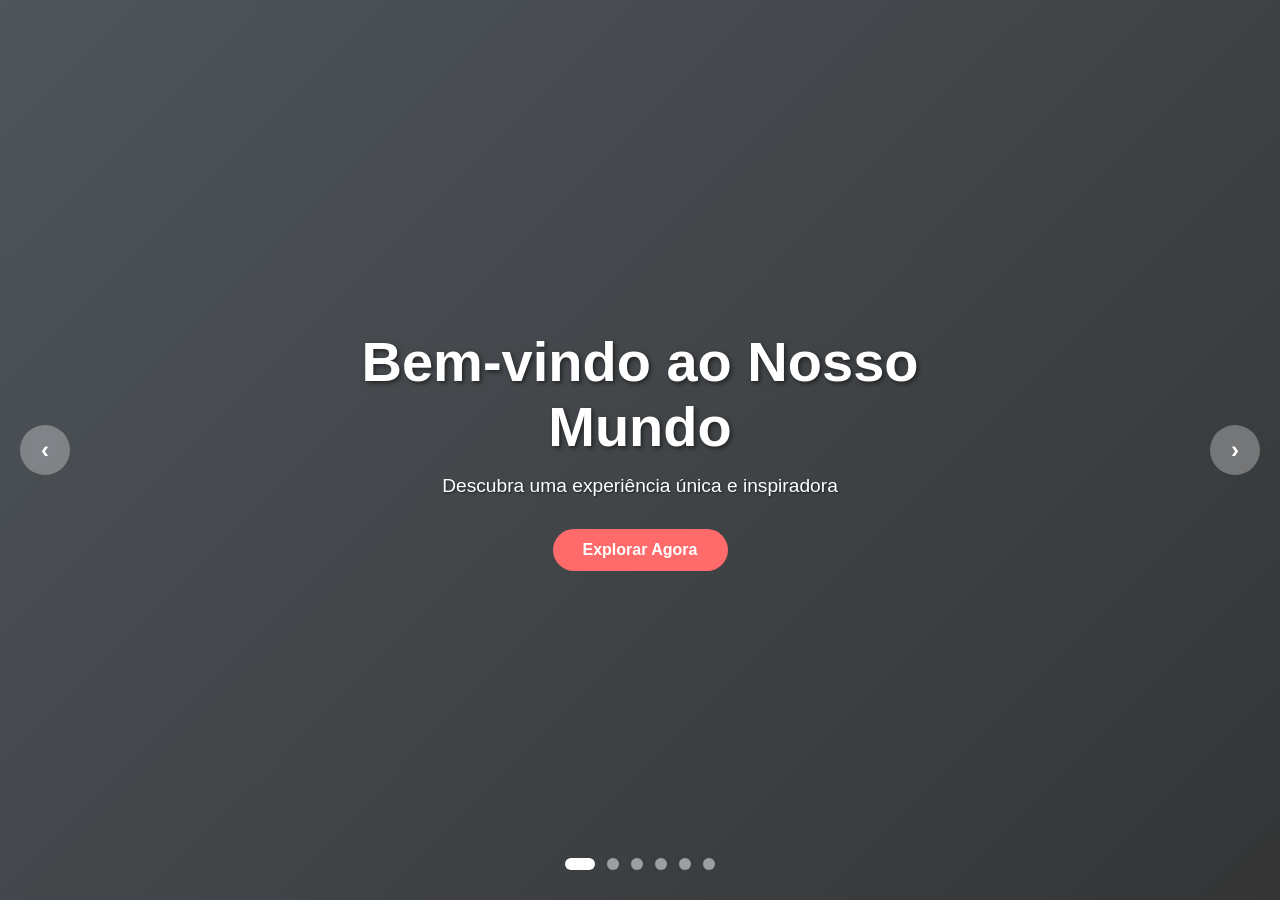
<file: exp.html>
<!DOCTYPE html>
<html lang="pt-br">
<head>
    <meta charset="UTF-8">
    <meta name="viewport" content="width=device-width, initial-scale=1.0">
    <title>Hero Slider - Fundo Dinâmico</title>
    <style>
        * {
            margin: 0;
            padding: 0;
            box-sizing: border-box;
        }

        body {
            font-family: 'Arial', sans-serif;
            overflow-x: hidden;
        }

        /* Hero Section com Slider */
        .hero {
            position: relative;
            height: 100vh;
            display: flex;
            align-items: center;
            justify-content: center;
            text-align: center;
            color: white;
            overflow: hidden;
        }

        /* Container do Slider */
        .slider-container {
            position: absolute;
            top: 0;
            left: 0;
            width: 100%;
            height: 100%;
            z-index: 1;
        }

        /* Cada slide individual */
        .slide {
            position: absolute;
            top: 0;
            left: 0;
            width: 100%;
            height: 100%;
            background-size: cover;
            background-position: center;
            background-repeat: no-repeat;
            opacity: 0;
            transition: opacity 1.5s ease-in-out;
            z-index: 1;
        }

        /* Slide ativo */
        .slide.active {
            opacity: 1;
            z-index: 2;
        }

        /* Overlay escuro para melhor legibilidade do texto */
        .overlay {
            position: absolute;
            top: 0;
            left: 0;
            width: 100%;
            height: 100%;
            background: linear-gradient(135deg, rgba(4, 13, 22, 0.7) 0%, rgba(1, 2, 3, 0.8) 100%);
            z-index: 3;
        }

        /* Conteúdo do Hero */
        .hero-content {
            position: relative;
            z-index: 4;
            max-width: 800px;
            padding: 2rem;
            animation: fadeInUp 1s ease-out;
        }

        .hero-content h1 {
            font-size: 3.5rem;
            margin-bottom: 1rem;
            text-shadow: 2px 2px 4px rgba(0,0,0,0.5);
        }

        .hero-content p {
            font-size: 1.2rem;
            margin-bottom: 2rem;
            text-shadow: 1px 1px 2px rgba(0,0,0,0.5);
        }

        .btn {
            display: inline-block;
            padding: 12px 30px;
            background: #ff6b6b;
            color: white;
            text-decoration: none;
            border-radius: 50px;
            font-weight: bold;
            transition: transform 0.3s, background 0.3s;
        }

        .btn:hover {
            background: #ff5252;
            transform: translateY(-2px);
        }

        /* Indicadores do slider */
        .slider-dots {
            position: absolute;
            bottom: 30px;
            left: 50%;
            transform: translateX(-50%);
            display: flex;
            gap: 12px;
            z-index: 4;
        }

        .dot {
            width: 12px;
            height: 12px;
            border-radius: 50%;
            background: rgba(255,255,255,0.5);
            cursor: pointer;
            transition: all 0.3s ease;
        }

        .dot.active {
            background: white;
            width: 30px;
            border-radius: 6px;
        }

        .dot:hover {
            background: rgba(255,255,255,0.8);
            transform: scale(1.1);
        }

        /* Botões de navegação */
        .slider-nav {
            position: absolute;
            top: 50%;
            transform: translateY(-50%);
            width: 100%;
            display: flex;
            justify-content: space-between;
            padding: 0 20px;
            z-index: 4;
            pointer-events: none;
        }

        .nav-btn {
            background: rgba(255,255,255,0.3);
            color: white;
            width: 50px;
            height: 50px;
            border-radius: 50%;
            display: flex;
            align-items: center;
            justify-content: center;
            cursor: pointer;
            pointer-events: auto;
            transition: all 0.3s ease;
            font-size: 24px;
            font-weight: bold;
            backdrop-filter: blur(5px);
        }

        .nav-btn:hover {
            background: rgba(255,255,255,0.5);
            transform: scale(1.1);
        }

        /* Animações */
        @keyframes fadeInUp {
            from {
                opacity: 0;
                transform: translateY(30px);
            }
            to {
                opacity: 1;
                transform: translateY(0);
            }
        }

        /* Responsividade */
        @media (max-width: 768px) {
            .hero-content h1 {
                font-size: 2rem;
            }
            
            .hero-content p {
                font-size: 1rem;
            }
            
            .nav-btn {
                width: 35px;
                height: 35px;
                font-size: 18px;
            }
        }
    </style>
</head>
<body>
    <section class="hero">
        <!-- Container do Slider -->
        <div class="slider-container" id="sliderContainer">
            <!-- Os slides serão inseridos dinamicamente via JavaScript -->
        </div>
        
        <!-- Overlay escuro -->
        <div class="overlay"></div>
        
        <!-- Conteúdo -->
        <div class="hero-content">
            <h1>Bem-vindo ao Nosso Mundo</h1>
            <p>Descubra uma experiência única e inspiradora</p>
            <a href="#" class="btn">Explorar Agora</a>
        </div>
        
        <!-- Indicadores -->
        <div class="slider-dots" id="sliderDots"></div>
        
        <!-- Botões de navegação -->
        <div class="slider-nav">
            <div class="nav-btn" id="prevBtn">‹</div>
            <div class="nav-btn" id="nextBtn">›</div>
        </div>
    </section>

    <script>
        // Lista de imagens para o slider
        const images = [
            'https://images.unsplash.com/photo-1506905925346-21bda4d32df4?w=1920&h=1080&fit=crop',
            'https://images.unsplash.com/photo-1469474968028-56623f02e42e?w=1920&h=1080&fit=crop',
            'https://images.unsplash.com/photo-1447752875215-b2761acb3c5d?w=1920&h=1080&fit=crop',
            'https://images.unsplash.com/photo-1470071459604-3b5ec3a7fe05?w=1920&h=1080&fit=crop',
            'https://images.unsplash.com/photo-1426604966848-d7adac402bff?w=1920&h=1080&fit=crop',
            'https://images.unsplash.com/photo-1418065460487-3e41a6c84dc5?w=1920&h=1080&fit=crop'
        ];
        
        // Array para armazenar os elementos do slide
        let slides = [];
        let currentIndex = 0;
        let intervalId = null;
        let isTransitioning = false;
        
        // Criar os slides dinamicamente
        function createSlides() {
            const container = document.getElementById('sliderContainer');
            container.innerHTML = '';
            slides = [];
            
            images.forEach((image, index) => {
                const slide = document.createElement('div');
                slide.className = 'slide';
                if (index === 0) slide.classList.add('active');
                slide.style.backgroundImage = `url('${image}')`;
                container.appendChild(slide);
                slides.push(slide);
            });
        }
        
        // Criar os indicadores (dots)
        function createDots() {
            const dotsContainer = document.getElementById('sliderDots');
            dotsContainer.innerHTML = '';
            
            images.forEach((_, index) => {
                const dot = document.createElement('div');
                dot.className = 'dot';
                if (index === currentIndex) dot.classList.add('active');
                dot.addEventListener('click', () => goToSlide(index));
                dotsContainer.appendChild(dot);
            });
        }
        
        // Atualizar os dots
        function updateDots() {
            const dots = document.querySelectorAll('.dot');
            dots.forEach((dot, index) => {
                if (index === currentIndex) {
                    dot.classList.add('active');
                } else {
                    dot.classList.remove('active');
                }
            });
        }
        
        // Função principal para trocar de slide
        function changeSlide(newIndex) {
            if (isTransitioning) return;
            if (newIndex === currentIndex) return;
            if (newIndex < 0) newIndex = slides.length - 1;
            if (newIndex >= slides.length) newIndex = 0;
            
            isTransitioning = true;
            
            // Remover classe active do slide atual
            slides[currentIndex].classList.remove('active');
            
            // Adicionar classe active ao novo slide
            slides[newIndex].classList.add('active');
            
            // Atualizar índice atual
            currentIndex = newIndex;
            
            // Atualizar dots
            updateDots();
            
            // Resetar o timer após transição manual
            resetTimer();
            
            // Liberar transição após completar
            setTimeout(() => {
                isTransitioning = false;
            }, 1500);
        }
        
        // Próximo slide
        function nextSlide() {
            changeSlide(currentIndex + 1);
        }
        
        // Slide anterior
        function prevSlide() {
            changeSlide(currentIndex - 1);
        }
        
        // Ir para slide específico
        function goToSlide(index) {
            changeSlide(index);
        }
        
        // Iniciar rotação automática
        function startAutoSlide() {
            if (intervalId) clearInterval(intervalId);
            intervalId = setInterval(() => {
                if (!isTransitioning) {
                    nextSlide();
                }
            }, 5000); // Troca a cada 5 segundos
        }
        
        // Resetar o timer
        function resetTimer() {
            if (intervalId) {
                clearInterval(intervalId);
                startAutoSlide();
            }
        }
        
        // Inicializar o slider
        function initSlider() {
            createSlides();
            createDots();
            startAutoSlide();
            
            // Event listeners para os botões
            document.getElementById('prevBtn').addEventListener('click', prevSlide);
            document.getElementById('nextBtn').addEventListener('click', nextSlide);
            
            // Pausar animação ao passar o mouse
            const heroSection = document.querySelector('.hero');
            heroSection.addEventListener('mouseenter', () => {
                if (intervalId) clearInterval(intervalId);
            });
            
            heroSection.addEventListener('mouseleave', () => {
                startAutoSlide();
            });
        }
        
        // Iniciar quando a página carregar
        window.addEventListener('DOMContentLoaded', initSlider);
        
        // Pré-carregar imagens para evitar flickering
        function preloadImages() {
            images.forEach(image => {
                const img = new Image();
                img.src = image;
            });
        }
        preloadImages();
    </script>
</body>
</html>
</file>
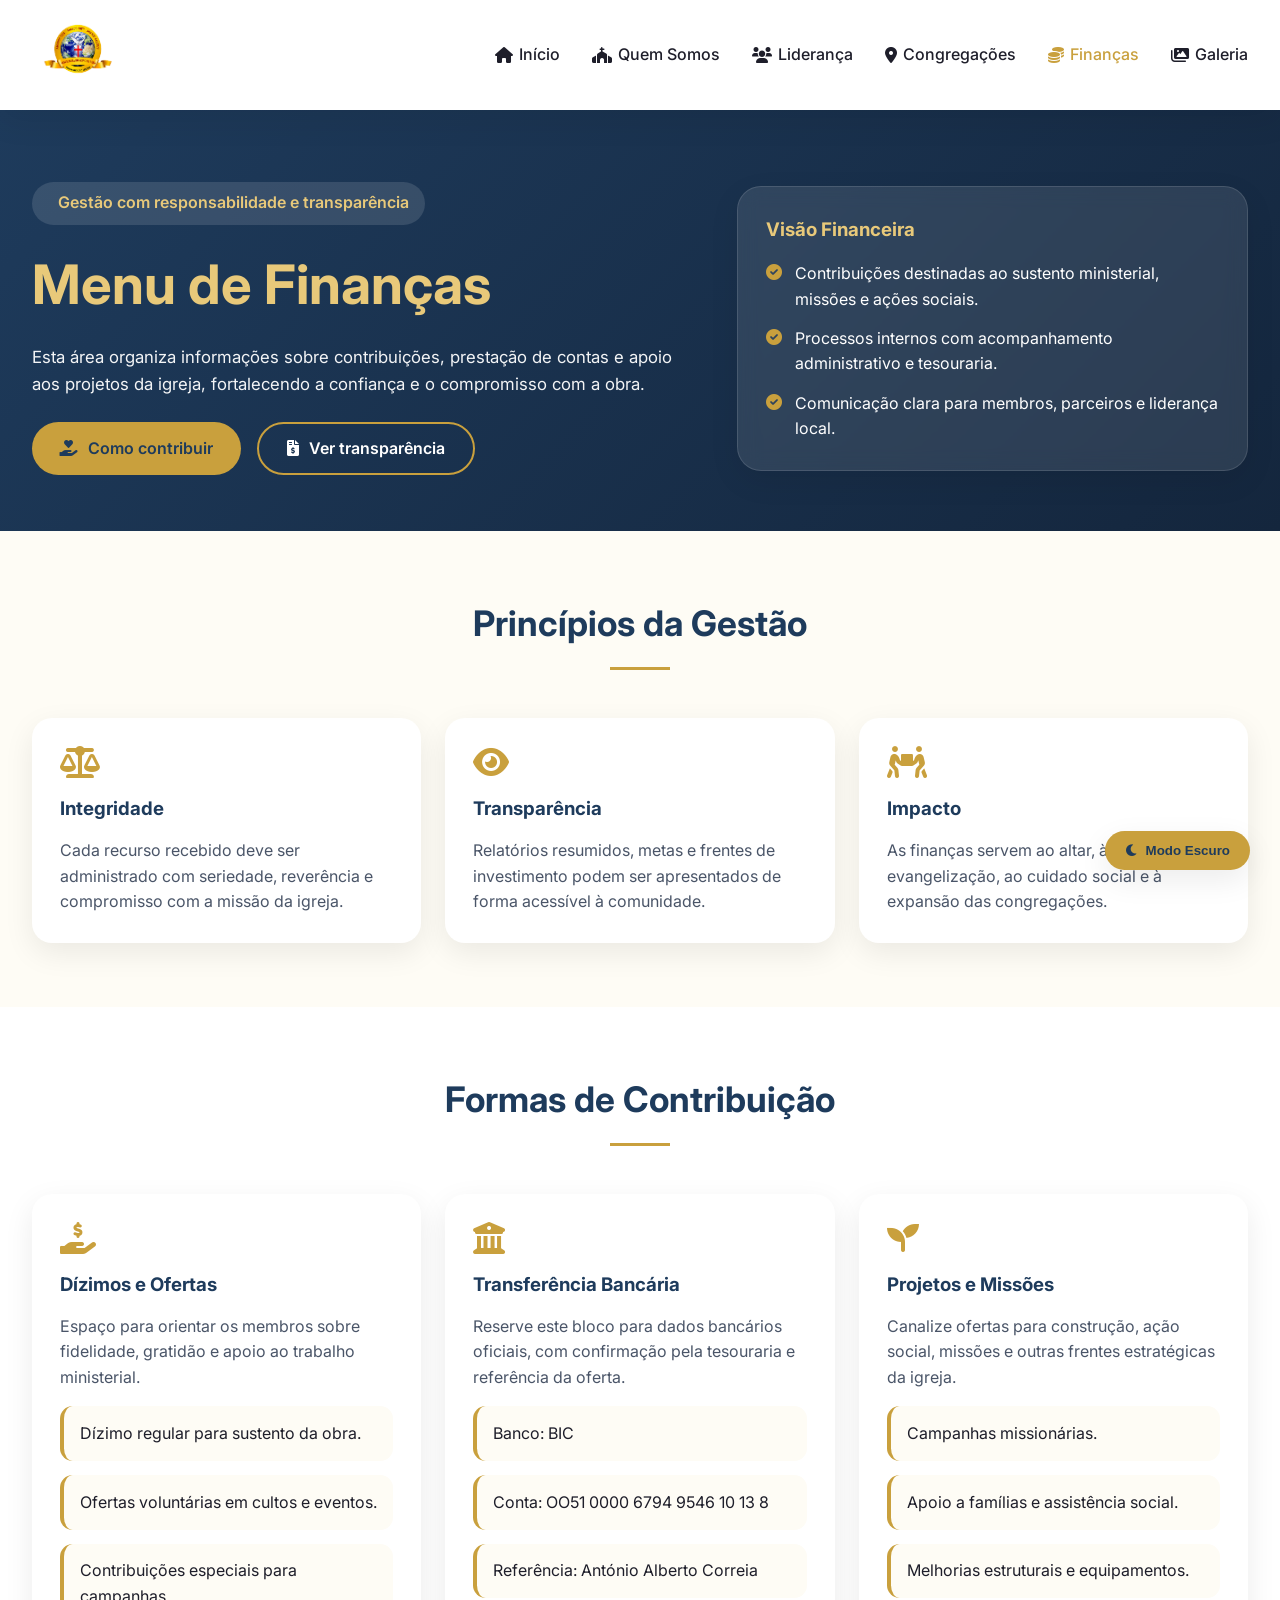
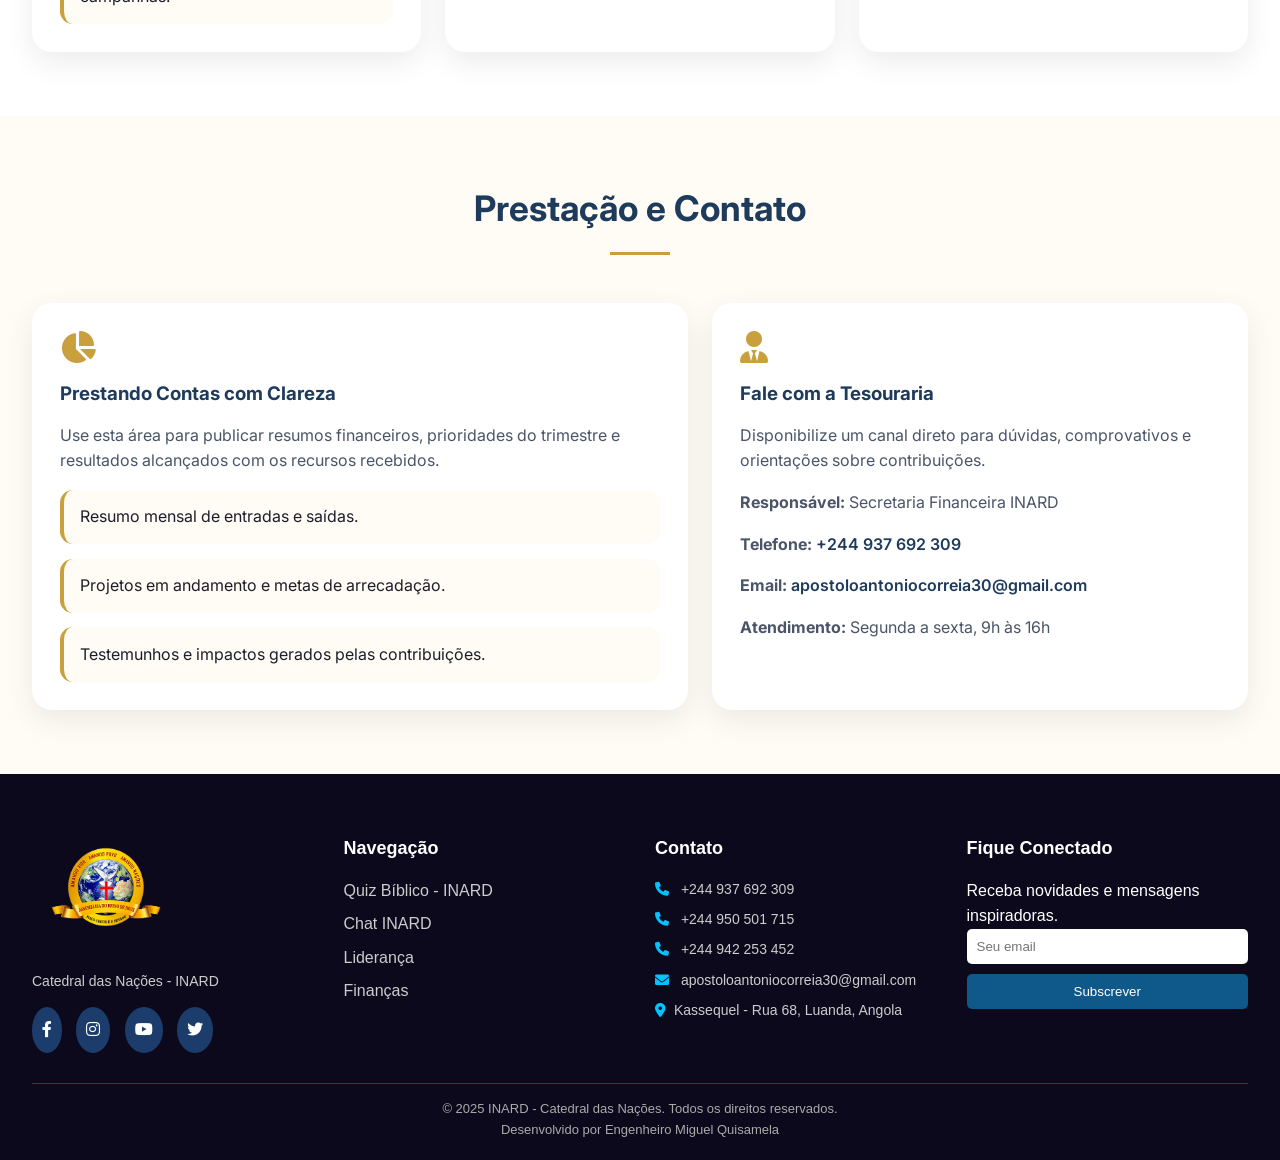
<file: financas.html>
<!DOCTYPE html>
<html lang="pt-br">
<head>
    <meta charset="UTF-8">
    <meta name="viewport" content="width=device-width, initial-scale=1.0">
    <title>INARD | Finan&ccedil;as</title>
    <link href="https://fonts.googleapis.com/css2?family=Inter:wght@300;400;500;600;700;800&display=swap" rel="stylesheet">
    <link rel="stylesheet" href="https://cdnjs.cloudflare.com/ajax/libs/font-awesome/6.0.0-beta3/css/all.min.css">
    <link rel="stylesheet" href="css/style.css">
    <link rel="stylesheet" href="css/foot.css">
    <Link rel="icon" href="images/inard.png">
        
    <style>
        .finance-hero {
            background: linear-gradient(135deg, var(--primary-blue) 0%, #14263d 100%);
            color: #fff;
            padding: 4.5rem 0 3.5rem;
        }

        .finance-hero-content {
            display: grid;
            grid-template-columns: 1.25fr 0.95fr;
            gap: 2rem;
            align-items: center;
        }

        .finance-badge {
            display: inline-flex;
            align-items: center;
            gap: 0.6rem;
            padding: 0.55rem 1rem;
            border-radius: 999px;
            background: rgba(255, 255, 255, 0.12);
            color: var(--primary-gold-light);
            margin-bottom: 1rem;
            font-weight: 600;
        }

        .finance-hero h1 {
            font-size: clamp(2.2rem, 5vw, 3.4rem);
            margin-bottom: 1rem;
            color: var(--primary-gold-light);
        }

        .finance-hero p {
            max-width: 640px;
            font-size: 1.05rem;
            opacity: 0.95;
        }

        .finance-summary {
            background: rgba(255, 255, 255, 0.1);
            border: 1px solid rgba(255, 255, 255, 0.12);
            border-radius: 1.5rem;
            padding: 1.75rem;
            backdrop-filter: blur(10px);
            box-shadow: var(--shadow);
        }

        .finance-summary h3 {
            color: var(--primary-gold-light);
            margin-bottom: 1rem;
        }

        .finance-summary ul {
            list-style: none;
            display: grid;
            gap: 0.85rem;
        }

        .finance-summary li {
            display: flex;
            gap: 0.8rem;
            align-items: flex-start;
        }

        .finance-summary i {
            color: var(--primary-gold);
            margin-top: 0.2rem;
        }

        .finance-section {
            padding: 4rem 0;
        }

        .finance-grid {
            display: grid;
            grid-template-columns: repeat(auto-fit, minmax(240px, 1fr));
            gap: 1.5rem;
        }

        .finance-card,
        .method-card,
        .report-card,
        .contact-card {
            background: var(--white);
            border-radius: 1.25rem;
            padding: 1.75rem;
            box-shadow: var(--shadow);
        }

        .finance-card i,
        .method-card i,
        .report-card i,
        .contact-card i {
            font-size: 2rem;
            color: var(--primary-gold);
            margin-bottom: 1rem;
        }

        .finance-card h3,
        .method-card h3,
        .report-card h3,
        .contact-card h3 {
            color: var(--primary-blue);
            margin-bottom: 0.85rem;
        }

        .finance-card p,
        .method-card p,
        .report-card p,
        .contact-card p {
            color: var(--gray-text);
        }

        .method-list,
        .report-list {
            list-style: none;
            display: grid;
            gap: 0.9rem;
            margin-top: 1rem;
        }

        .method-list li,
        .report-list li {
            background: var(--light-bg);
            border-left: 4px solid var(--primary-gold);
            border-radius: 0.8rem;
            padding: 0.9rem 1rem;
        }

        .finance-panel {
            display: grid;
            grid-template-columns: 1.1fr 0.9fr;
            gap: 1.5rem;
        }

        .contact-card a {
            color: var(--primary-blue);
            text-decoration: none;
            font-weight: 600;
        }

        .contact-stack {
            display: grid;
            gap: 1rem;
            margin-top: 1rem;
        }

        .finance-cta {
            margin-top: 1.5rem;
            display: flex;
            gap: 1rem;
            flex-wrap: wrap;
        }

        @media (max-width: 900px) {
            .finance-hero-content,
            .finance-panel {
                grid-template-columns: 1fr;
            }
        }

        @media (max-width: 640px) {
            .finance-hero {
                padding: 3.5rem 0 2.8rem;
            }

            .finance-summary,
            .finance-card,
            .method-card,
            .report-card,
            .contact-card {
                padding: 1.4rem;
            }
        }
    </style>
</head>
<body>
    <div class="theme-toggle">
        <button id="themeSwitch" class="theme-btn">
            <i class="fas fa-moon"></i>
            <span>Modo Escuro</span>
        </button>
    </div>

     <header class="site-header">
        <div class="container">
            <div class="header-inner">
                <div class="logo-area">
                    <a href="index.html">
                        <img src="images/inard.png" alt="INARD - Catedral das Nações" onerror="this.src='https://placehold.co/200x80?text=INARD'">
                    </a>
                </div>
                <nav class="main-nav">
                    <ul>
                        <li><a href="index.html"><i class="fas fa-home"></i> Início</a></li>
                        <li><a href="quem-somos.html"><i class="fas fa-church"></i> Quem Somos</a></li>
                        <li><a href="lideranca.html"><i class="fas fa-users"></i> Liderança</a></li>
                        <li><a href="congregacoes.html"><i class="fas fa-map-marker-alt"></i> Congregações</a></li>
                        <li><a href="financas.html" class="active"><i class="fas fa-coins"></i> Finan&ccedil;as</a></li>
                        <li><a href="galeria.html"><i class="fas fa-images"></i> Galeria</a></li>
                    </ul>
                </nav>
                <div class="mobile-menu-btn">
                    <i class="fas fa-bars"></i>
                </div>
            </div>
        </div>
    </header>
    <main>
        <section class="finance-hero">
            <div class="container">
                <div class="finance-hero-content">
                    <div>
                        <div class="finance-badge">
                            <i class="fas fa-shield-heart"></i>
                            <span>Gest&atilde;o com responsabilidade e transpar&ecirc;ncia</span>
                        </div>
                        <h1>Menu de Finan&ccedil;as</h1>
                        <p>Esta &aacute;rea organiza informa&ccedil;&otilde;es sobre contribui&ccedil;&otilde;es, presta&ccedil;&atilde;o de contas e apoio aos projetos da igreja, fortalecendo a confian&ccedil;a e o compromisso com a obra.</p>
                        <div class="finance-cta">
                            <a href="#contribuicoes" class="btn btn-primary"><i class="fas fa-hand-holding-heart"></i> Como contribuir</a>
                            <a href="#prestacao" class="btn btn-secondary"><i class="fas fa-file-invoice-dollar"></i> Ver transpar&ecirc;ncia</a>
                        </div>
                    </div>

                    <aside class="finance-summary">
                        <h3>Vis&atilde;o Financeira</h3>
                        <ul>
                            <li><i class="fas fa-check-circle"></i><span>Contribui&ccedil;&otilde;es destinadas ao sustento ministerial, miss&otilde;es e a&ccedil;&otilde;es sociais.</span></li>
                            <li><i class="fas fa-check-circle"></i><span>Processos internos com acompanhamento administrativo e tesouraria.</span></li>
                            <li><i class="fas fa-check-circle"></i><span>Comunica&ccedil;&atilde;o clara para membros, parceiros e lideran&ccedil;a local.</span></li>
                        </ul>
                    </aside>
                </div>
            </div>
        </section>

        <section class="finance-section">
            <div class="container">
                <h2 class="section-title">Princ&iacute;pios da Gest&atilde;o</h2>
                <div class="finance-grid">
                    <article class="finance-card">
                        <i class="fas fa-scale-balanced"></i>
                        <h3>Integridade</h3>
                        <p>Cada recurso recebido deve ser administrado com seriedade, rever&ecirc;ncia e compromisso com a miss&atilde;o da igreja.</p>
                    </article>
                    <article class="finance-card">
                        <i class="fas fa-eye"></i>
                        <h3>Transpar&ecirc;ncia</h3>
                        <p>Relat&oacute;rios resumidos, metas e frentes de investimento podem ser apresentados de forma acess&iacute;vel &agrave; comunidade.</p>
                    </article>
                    <article class="finance-card">
                        <i class="fas fa-people-carry-box"></i>
                        <h3>Impacto</h3>
                        <p>As finan&ccedil;as servem ao altar, &agrave; evangeliza&ccedil;&atilde;o, ao cuidado social e &agrave; expans&atilde;o das congrega&ccedil;&otilde;es.</p>
                    </article>
                </div>
            </div>
        </section>

        <section class="finance-section highlights" id="contribuicoes">
            <div class="container">
                <h2 class="section-title">Formas de Contribui&ccedil;&atilde;o</h2>
                <div class="finance-grid">
                    <article class="method-card">
                        <i class="fas fa-hand-holding-usd"></i>
                        <h3>D&iacute;zimos e Ofertas</h3>
                        <p>Espa&ccedil;o para orientar os membros sobre fidelidade, gratid&atilde;o e apoio ao trabalho ministerial.</p>
                        <ul class="method-list">
                            <li>D&iacute;zimo regular para sustento da obra.</li>
                            <li>Ofertas volunt&aacute;rias em cultos e eventos.</li>
                            <li>Contribui&ccedil;&otilde;es especiais para campanhas.</li>
                        </ul>
                    </article>
                    <article class="method-card">
                        <i class="fas fa-building-columns"></i>
                        <h3>Transfer&ecirc;ncia Banc&aacute;ria</h3>
                        <p>Reserve este bloco para dados banc&aacute;rios oficiais, com confirma&ccedil;&atilde;o pela tesouraria e refer&ecirc;ncia da oferta.</p>
                        <ul class="method-list">
                            <li>Banco: BIC</li>
                            <li>Conta: OO51 0000 6794 9546 10 13 8</li>
                            <li>Refer&ecirc;ncia: António Alberto Correia</li>
                        </ul>
                    </article>
                    <article class="method-card">
                        <i class="fas fa-seedling"></i>
                        <h3>Projetos e Miss&otilde;es</h3>
                        <p>Canalize ofertas para constru&ccedil;&atilde;o, a&ccedil;&atilde;o social, miss&otilde;es e outras frentes estrat&eacute;gicas da igreja.</p>
                        <ul class="method-list">
                            <li>Campanhas mission&aacute;rias.</li>
                            <li>Apoio a fam&iacute;lias e assist&ecirc;ncia social.</li>
                            <li>Melhorias estruturais e equipamentos.</li>
                        </ul>
                    </article>
                </div>
            </div>
        </section>

        <section class="finance-section" id="prestacao">
            <div class="container">
                <h2 class="section-title">Presta&ccedil;&atilde;o e Contato</h2>
                <div class="finance-panel">
                    <article class="report-card">
                        <i class="fas fa-chart-pie"></i>
                        <h3>Prestando Contas com Clareza</h3>
                        <p>Use esta &aacute;rea para publicar resumos financeiros, prioridades do trimestre e resultados alcan&ccedil;ados com os recursos recebidos.</p>
                        <ul class="report-list">
                            <li>Resumo mensal de entradas e sa&iacute;das.</li>
                            <li>Projetos em andamento e metas de arrecada&ccedil;&atilde;o.</li>
                            <li>Testemunhos e impactos gerados pelas contribui&ccedil;&otilde;es.</li>
                        </ul>
                    </article>

                    <article class="contact-card">
                        <i class="fas fa-user-tie"></i>
                        <h3>Fale com a Tesouraria</h3>
                        <p>Disponibilize um canal direto para d&uacute;vidas, comprovativos e orienta&ccedil;&otilde;es sobre contribui&ccedil;&otilde;es.</p>
                        <div class="contact-stack">
                            <p><strong>Respons&aacute;vel:</strong> Secretaria Financeira INARD</p>
                            <p><strong>Telefone:</strong> <a href="tel:+244937692309">+244 937 692 309</a></p>
                            <p><strong>Email:</strong> <a href="mailto:contato@inard.com">apostoloantoniocorreia30@gmail.com</a></p>
                            <p><strong>Atendimento:</strong> Segunda a sexta, 9h &agrave;s 16h</p>
                        </div>
                    </article>
                </div>
            </div>
        </section>
    </main>

 <!-- Footer -->
<footer class="site-footer">
    <div class="container">
        <div class="footer-grid">

            <!-- Logo e descrição -->
            <div class="footer-info">
                <img src="images/inard.png" alt="INARD" onerror="this.src='https://placehold.co/150x60?text=INARD'">
                <p>Catedral das Nações - INARD</p>

                <div class="social-links">
                    <a href="#" title="Facebook"><i class="fab fa-facebook-f"></i></a>
                    <a href="#" title="Instagram"><i class="fab fa-instagram"></i></a>
                    <a href="#" title="YouTube"><i class="fab fa-youtube"></i></a>
                    <a href="#" title="Twitter"><i class="fab fa-twitter"></i></a>
                </div>
            </div>

            <!-- Links rápidos -->
            <div class="footer-links">
                <h4>Navegação</h4>
                <ul>
                   <li><a href="jogo.html">Quiz Bíblico - INARD</a></li>
                    <li><a href="chat.html">Chat INARD</a></li> 
                    <li><a href="lideranca.html">Liderança</a></li>
                    <li><a href="financas.html">Finanças</a></li>
                </ul>
            </div>

            <!-- Contato -->
            <div class="footer-contact">
                <h4>Contato</h4>
                <p><i class="fas fa-phone"></i> +244 937 692 309</p>
                <p><i class="fas fa-phone"></i> +244 950 501 715</p>
                <p><i class="fas fa-phone"></i> +244 942 253 452</p>
                <p><i class="fas fa-envelope"></i> apostoloantoniocorreia30@gmail.com</p>
                <p><i class="fas fa-map-marker-alt"></i>Kassequel - Rua 68, Luanda, Angola</p>
            </div>

            <!-- Newsletter -->
            <div class="footer-newsletter">
                <h4>Fique Conectado</h4>
                <p>Receba novidades e mensagens inspiradoras.</p>
                <form>
                    <input type="email" placeholder="Seu email" required>
                    <button type="submit">Subscrever</button>
                </form>
            </div>

        </div>

        <!-- Linha inferior -->
        <div class="footer-bottom">
            <p>&copy; 2025 INARD - Catedral das Nações. Todos os direitos reservados.</p>
            <p>Desenvolvido por Engenheiro Miguel Quisamela</p>
        </div>
    </div>
</footer>

    <script src="js/main.js"></script>
</body>
</html>
</file>
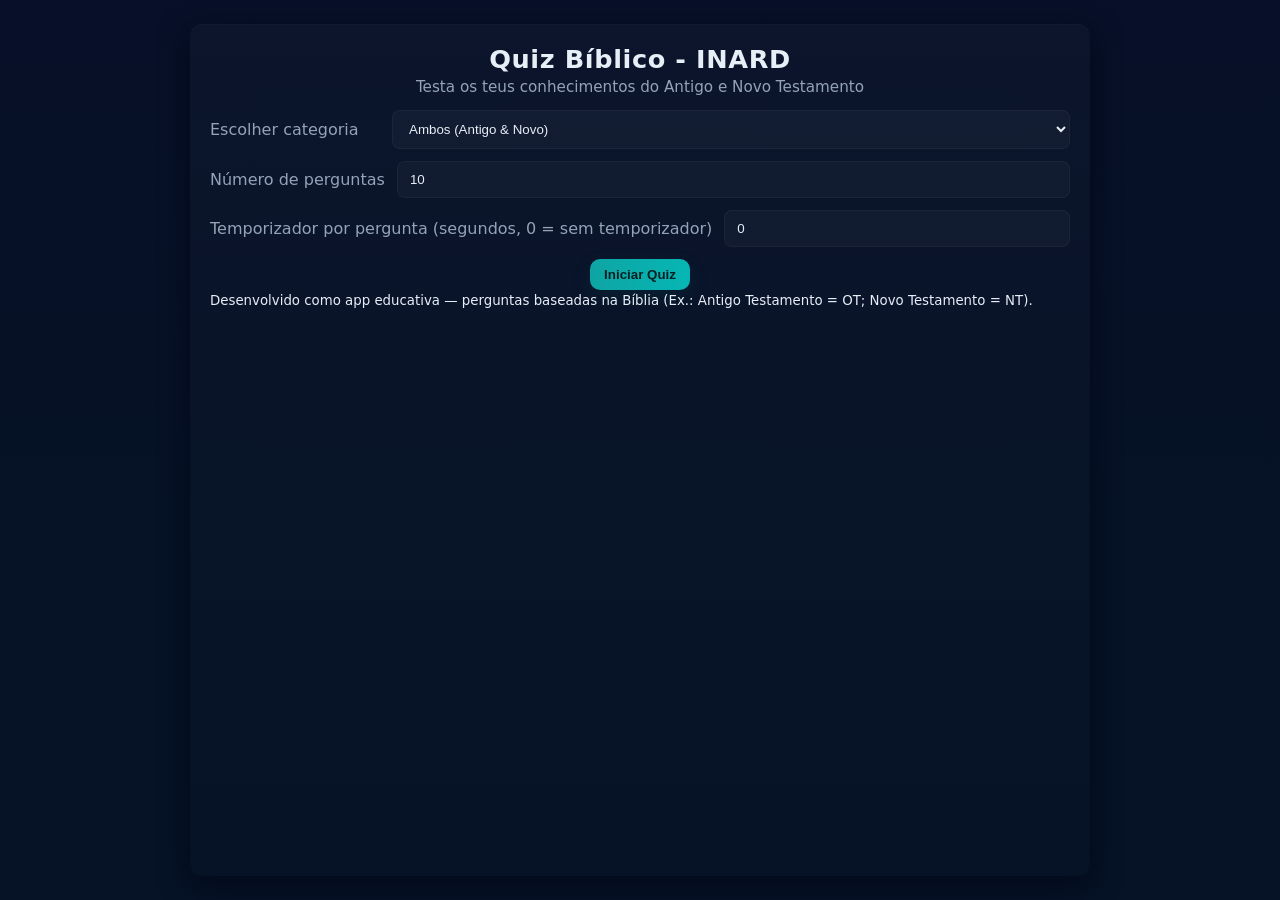
<file: jogo.html>
<!doctype html>
<html lang="pt-PT">
<head>
  <meta charset="utf-8" />
  <meta name="viewport" content="width=device-width,initial-scale=1" />
  <title>Quiz Bíblico INARD — Antigo & Novo Testamento</title>
  <link rel="stylesheet" href="css/jogo.css" />
  <Link rel="icon" href="images/inard.png">
  
</head>
<body>
  <main class="app" id="app">
    <header class="header">
      <h1>Quiz Bíblico - INARD</h1>
      <p class="subtitle">Testa os teus conhecimentos do Antigo e Novo Testamento</p>
    </header>

    <section class="setup" id="setup">
      <div class="setup-row">
        <label for="category">Escolher categoria</label>
        <select id="category" aria-label="Categoria">
          <option value="all">Ambos (Antigo & Novo)</option>
          <option value="ot">Antigo Testamento</option>
          <option value="nt">Novo Testamento</option>
        </select>
      </div>

      <div class="setup-row">
        <label for="numQ">Número de perguntas</label>
        <input type="number" id="numQ" min="1" max="20" value="10" />
      </div>

      <div class="setup-row">
        <label for="timer">Temporizador por pergunta (segundos, 0 = sem temporizador)</label>
        <input type="number" id="timer" min="0" max="300" value="0" />
      </div>

      <div class="setup-actions">
        <button id="startBtn" class="btn primary">Iniciar Quiz</button>
      </div>
    </section>

    <section id="quiz" class="quiz hidden" aria-live="polite">
      <div class="quiz-header">
        <div class="meta">
          <div>Categoria: <strong id="meta-category">-</strong></div>
          <div>Pergunta <span id="current">0</span>/<span id="total">0</span></div>
        </div>
        <div class="score">Pontuação: <span id="score">0</span></div>
      </div>

      <div id="progress" class="progress" aria-hidden="false">
        <div id="progress-bar" class="progress-bar" style="width:0%"></div>
      </div>

      <article class="question-card" id="questionCard">
        <h2 id="questionText">—</h2>
        <div id="choices" class="choices" role="list"></div>

        <div class="controls">
          <div class="timer" id="timerDisplay" hidden>
            Tempo restante: <span id="timerCount">0</span>s
          </div>
          <button id="nextBtn" class="btn" disabled>Próxima</button>
        </div>

        <div id="explanation" class="explanation hidden" aria-live="polite"></div>
      </article>
    </section>

    <section id="result" class="result hidden" aria-live="polite">
      <h2>Resultado</h2>
      <p>Pontuação final: <strong id="finalScore">0</strong></p>
      <p id="resultMsg"></p>
      <div class="result-actions">
        <button id="retryBtn" class="btn">Jogar de novo</button>
        <button id="backBtn" class="btn">Voltar ao início</button>
      </div>
    </section>

    <footer class="footer">
      <small>Desenvolvido como app educativa — perguntas baseadas na Bíblia (Ex.: Antigo Testamento = OT; Novo Testamento = NT).</small>
    </footer>
  </main>

  <script src="js/jogo.js" defer></script>
</body>
</html>
</file>
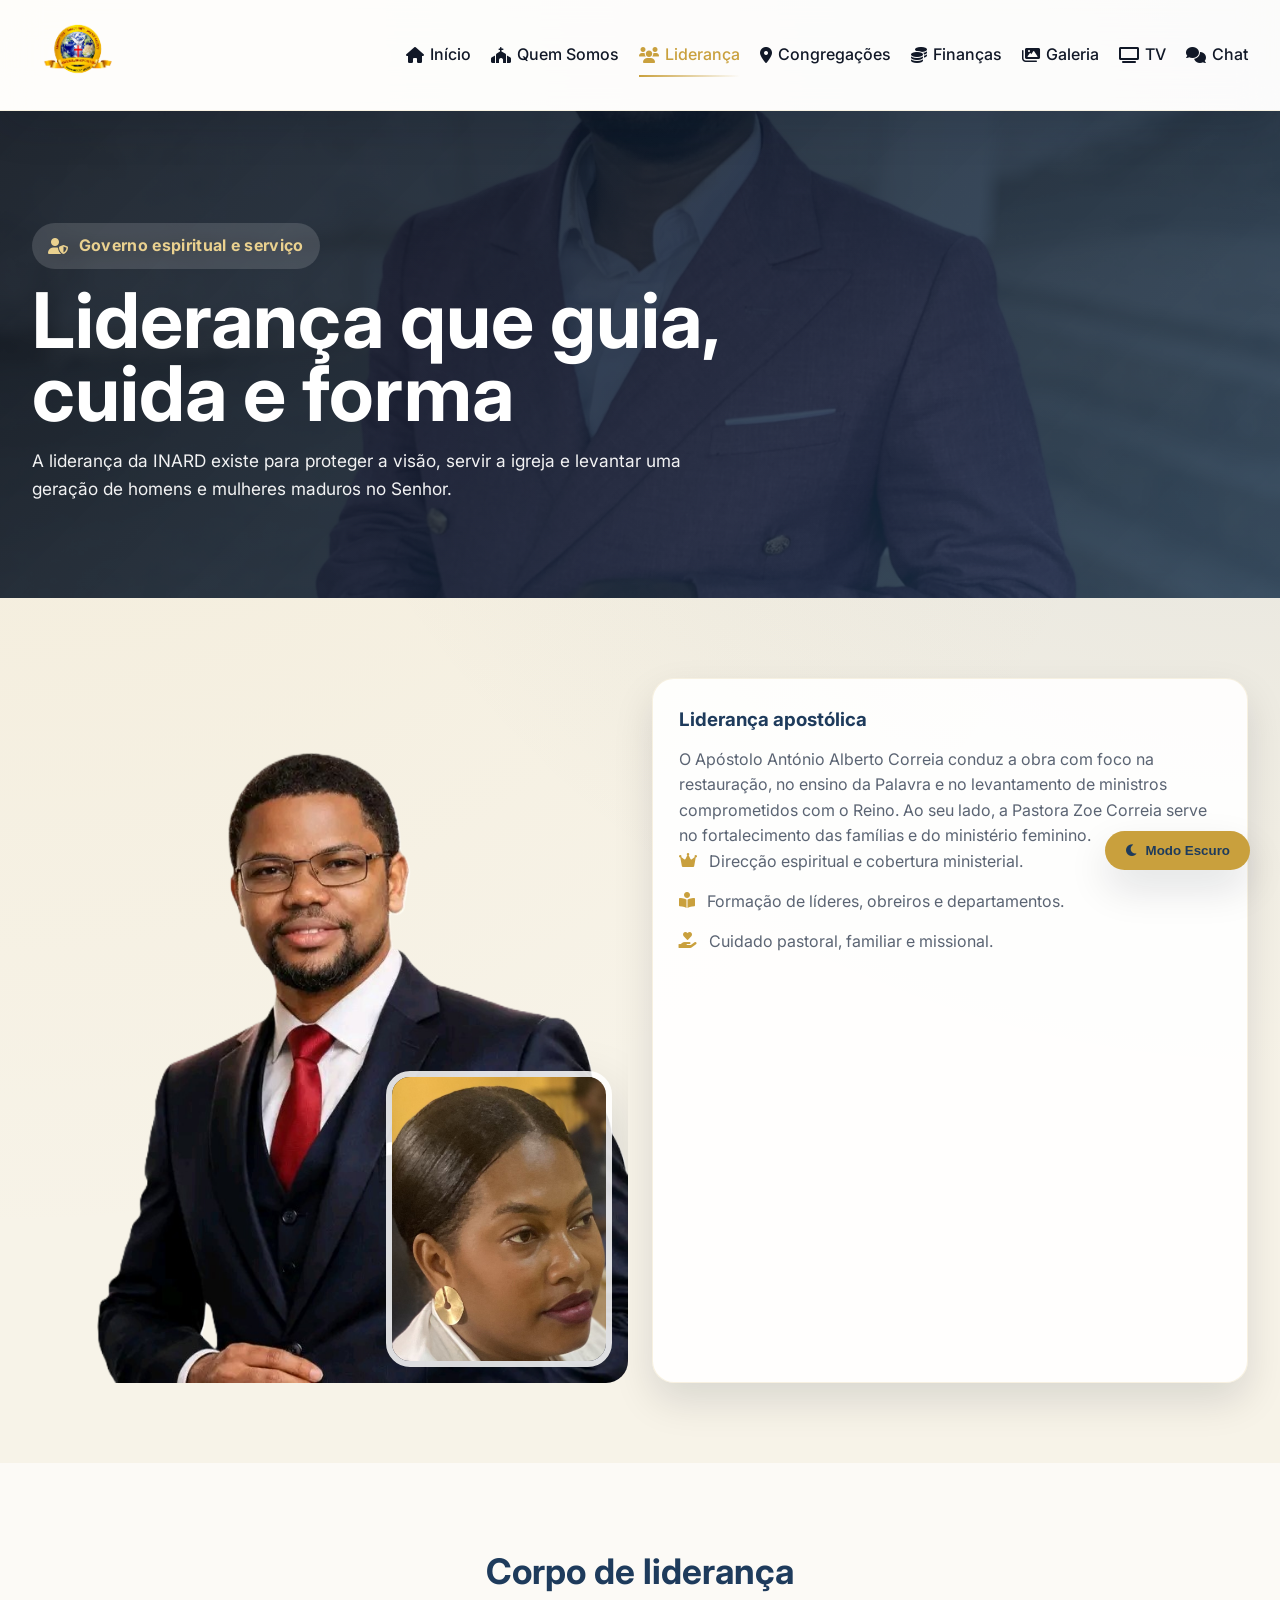
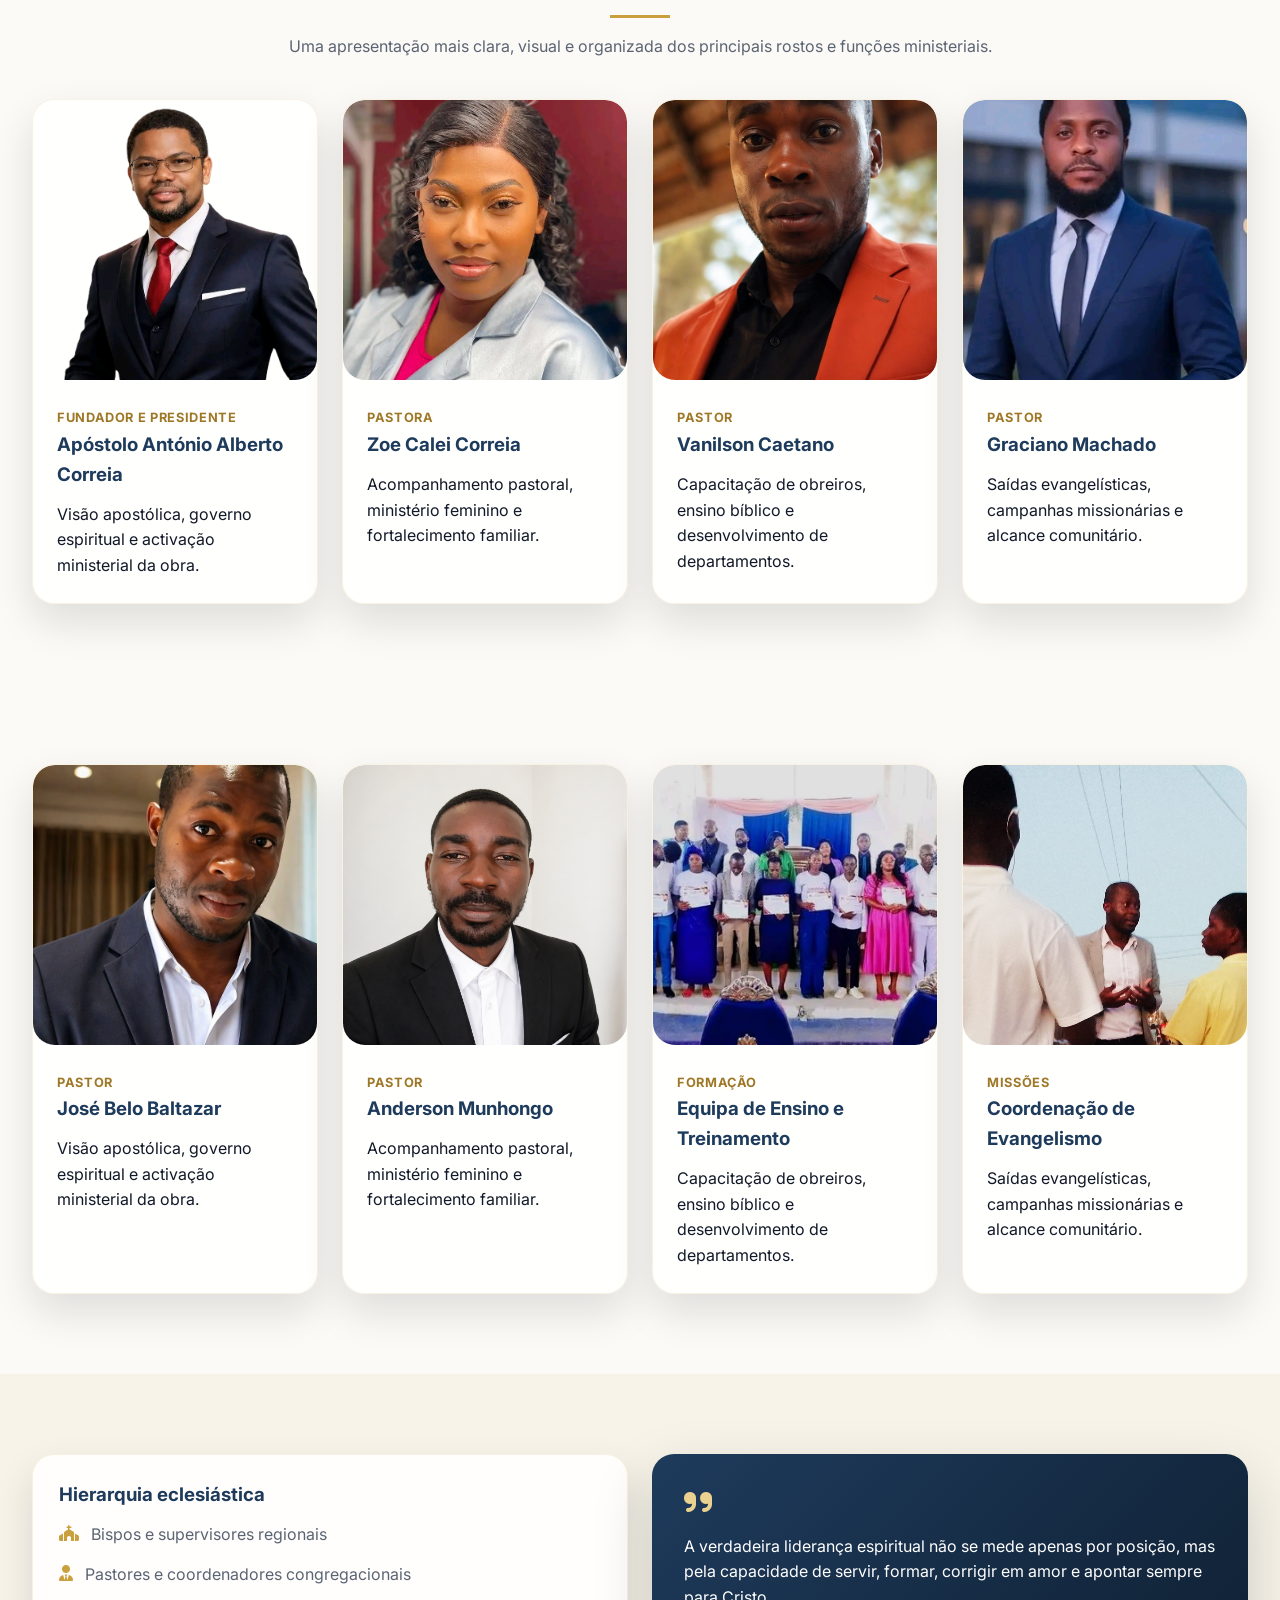
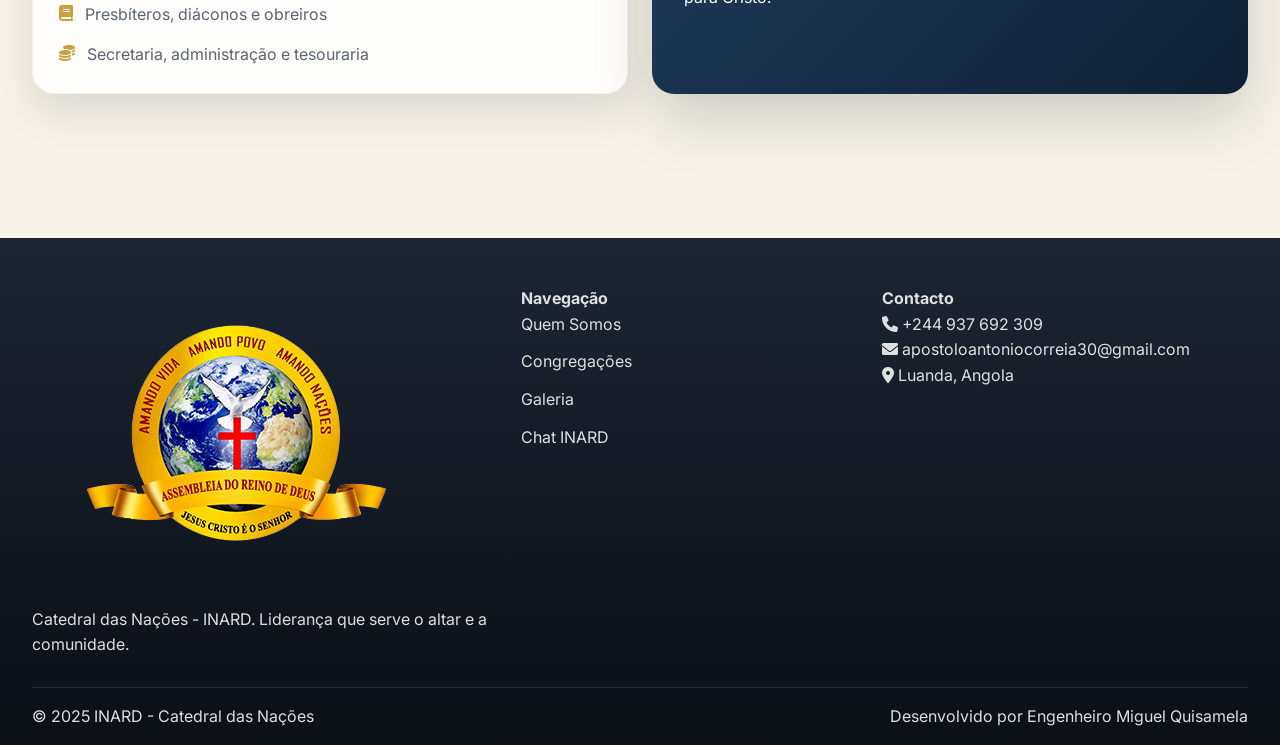
<file: lideranca.html>
<!DOCTYPE html>
<html lang="pt-br">
<head>
    <meta charset="UTF-8">
    <meta name="viewport" content="width=device-width, initial-scale=1.0">
    <title>INARD | Lideran&ccedil;a</title>
    <link href="https://fonts.googleapis.com/css2?family=Inter:wght@300;400;500;600;700;800&display=swap" rel="stylesheet">
    <link rel="stylesheet" href="https://cdnjs.cloudflare.com/ajax/libs/font-awesome/6.0.0-beta3/css/all.min.css">
    <link rel="stylesheet" href="css/style.css">
    <link rel="stylesheet" href="css/site-upgrades.css">
    <link rel="icon" href="images/inard.png">
</head>
<body>
    <div class="theme-toggle">
        <button id="themeSwitch" class="theme-btn">
            <i class="fas fa-moon"></i>
            <span>Modo Escuro</span>
        </button>
    </div>

    <header class="site-header">
        <div class="container">
            <div class="header-inner">
                <div class="logo-area">
                    <a href="index.html"><img src="images/inard.png" alt="INARD"></a>
                </div>
                <nav class="main-nav">
                    <ul>
                        <li><a href="index.html"><i class="fas fa-home"></i> In&iacute;cio</a></li>
                        <li><a href="quem-somos.html"><i class="fas fa-church"></i> Quem Somos</a></li>
                        <li><a href="lideranca.html" class="active"><i class="fas fa-users"></i> Lideran&ccedil;a</a></li>
                        <li><a href="congregacoes.html"><i class="fas fa-map-marker-alt"></i> Congrega&ccedil;&otilde;es</a></li>
                        <li><a href="financas.html"><i class="fas fa-coins"></i> Finan&ccedil;as</a></li>
                        <li><a href="galeria.html"><i class="fas fa-images"></i> Galeria</a></li>
                        <li><a href="tv-good-news.html"><i class="fas fa-tv"></i> TV</a></li>
                        <li><a href="chat.html"><i class="fas fa-comments"></i> Chat</a></li>
                    </ul>
                </nav>
                <div class="mobile-menu-btn"><i class="fas fa-bars"></i></div>
            </div>
        </div>
    </header>

    <section class="page-hero" style="background:linear-gradient(135deg, rgba(7, 14, 25, 0.88), rgba(28, 55, 84, 0.8)), url('images/pai2.JPG') center/cover;">
        <div class="container">
            <div class="page-hero-content">
                <span class="page-eyebrow"><i class="fas fa-user-shield"></i> Governo espiritual e servi&ccedil;o</span>
                <h1>Lideran&ccedil;a que guia, cuida e forma</h1>
                <p>A lideran&ccedil;a da INARD existe para proteger a vis&atilde;o, servir a igreja e levantar uma gera&ccedil;&atilde;o de homens e mulheres maduros no Senhor.</p>
            </div>
        </div>
    </section>

    <section class="section-block">
        <div class="container">
            <div class="story-grid">
                <div class="photo-stack">
                    <img src="images/apa.png" alt="Ap&oacute;stolo Ant&oacute;nio Alberto Correia">
                    <img class="floating-photo" src="images/pastora.JPG" alt="Pastora Zoe Correia">
                </div>
                <article class="story-card">
                    <h3>Lideran&ccedil;a apost&oacute;lica</h3>
                    <p class="text-muted">O Ap&oacute;stolo Ant&oacute;nio Alberto Correia conduz a obra com foco na restaura&ccedil;&atilde;o, no ensino da Palavra e no levantamento de ministros comprometidos com o Reino. Ao seu lado, a Pastora Zoe Correia serve no fortalecimento das fam&iacute;lias e do minist&eacute;rio feminino.</p>
                    <ul class="office-list">
                        <li><i class="fas fa-crown"></i><span>Direc&ccedil;&atilde;o espiritual e cobertura ministerial.</span></li>
                        <li><i class="fas fa-book-open-reader"></i><span>Forma&ccedil;&atilde;o de l&iacute;deres, obreiros e departamentos.</span></li>
                        <li><i class="fas fa-hand-holding-heart"></i><span>Cuidado pastoral, familiar e missional.</span></li>
                    </ul>
                </article>
            </div>
        </div>
    </section>

    <section class="section-block alt">
        <div class="container">
            <h2 class="section-title">Corpo de lideran&ccedil;a</h2>
            <p class="section-intro">Uma apresenta&ccedil;&atilde;o mais clara, visual e organizada dos principais rostos e fun&ccedil;&otilde;es ministeriais.</p>
            <div class="leadership-grid">
                <article class="leader-card-upgraded">
                    <div class="leader-portrait"><img src="images/apa.png" alt="Ap&oacute;stolo Ant&oacute;nio Alberto Correia"></div>
                    <div class="leader-body">
                        <span class="leader-role">Fundador e Presidente</span>
                        <h3>Ap&oacute;stolo Ant&oacute;nio Alberto Correia</h3>
                        <p>Vis&atilde;o apost&oacute;lica, governo espiritual e activa&ccedil;&atilde;o ministerial da obra.</p>
                    </div>
                </article>
                <article class="leader-card-upgraded">
                    <div class="leader-portrait"><img src="images/zoe.jpg" alt="Pastora Zoe Correia"></div>
                    <div class="leader-body">
                        <span class="leader-role">Pastora</span>
                        <h3>Zoe Calei Correia</h3>
                        <p>Acompanhamento pastoral, minist&eacute;rio feminino e fortalecimento familiar.</p>
                    </div>
                </article>
                <article class="leader-card-upgraded">
                    <div class="leader-portrait"><img src="images/vanilson.png" alt="Coordenadores de ensino"></div>
                    <div class="leader-body">
                        <span class="leader-role">Pastor</span>
                        <h3>Vanilson Caetano</h3>
                        <p>Capacita&ccedil;&atilde;o de obreiros, ensino b&iacute;blico e desenvolvimento de departamentos.</p>
                    </div>
                </article>
                <article class="leader-card-upgraded">
                    <div class="leader-portrait"><img src="images/graciano.jpg" alt="Direc&ccedil;&atilde;o mission&aacute;ria"></div>
                    <div class="leader-body">
                        <span class="leader-role">Pastor</span>
                        <h3>Graciano Machado</h3>
                        <p>Sa&iacute;das evangel&iacute;sticas, campanhas mission&aacute;rias e alcance comunit&aacute;rio.</p>
                    </div>
                </article>
            </div>
        </div>
    </section>

       <section class="section-block alt">
        <div class="container">
           
            <div class="leadership-grid">
                <article class="leader-card-upgraded">
                    <div class="leader-portrait"><img src="images/belo.png" alt="Ap&oacute;stolo Ant&oacute;nio Alberto Correia"></div>
                    <div class="leader-body">
                        <span class="leader-role">Pastor</span>
                        <h3>José Belo Baltazar</h3>
                        <p>Vis&atilde;o apost&oacute;lica, governo espiritual e activa&ccedil;&atilde;o ministerial da obra.</p>
                    </div>
                </article>
                <article class="leader-card-upgraded">
                    <div class="leader-portrait"><img src="images/anderson.png" alt="Pastora Zoe Correia"></div>
                    <div class="leader-body">
                        <span class="leader-role">Pastor</span>
                        <h3>Anderson Munhongo</h3>
                        <p>Acompanhamento pastoral, minist&eacute;rio feminino e fortalecimento familiar.</p>
                    </div>
                </article>
                <article class="leader-card-upgraded">
                    <div class="leader-portrait"><img src="images/formacao0.jpg" alt="Coordenadores de ensino"></div>
                    <div class="leader-body">
                        <span class="leader-role">Forma&ccedil;&atilde;o</span>
                        <h3>Equipa de Ensino e Treinamento</h3>
                        <p>Capacita&ccedil;&atilde;o de obreiros, ensino b&iacute;blico e desenvolvimento de departamentos.</p>
                    </div>
                </article>
                <article class="leader-card-upgraded">
                    <div class="leader-portrait"><img src="images/evangelho3.jpg" alt="Direc&ccedil;&atilde;o mission&aacute;ria"></div>
                    <div class="leader-body">
                        <span class="leader-role">Miss&otilde;es</span>
                        <h3>Coordena&ccedil;&atilde;o de Evangelismo</h3>
                        <p>Sa&iacute;das evangel&iacute;sticas, campanhas mission&aacute;rias e alcance comunit&aacute;rio.</p>
                    </div>
                </article>
            </div>
        </div>
    </section>

    <section class="section-block">
        <div class="container">
            <div class="two-column-grid">
                <article class="info-card">
                    <h3>Hierarquia eclesi&aacute;stica</h3>
                    <ul class="office-list">
                        <li><i class="fas fa-church"></i><span>Bispos e supervisores regionais</span></li>
                        <li><i class="fas fa-user-tie"></i><span>Pastores e coordenadores congregacionais</span></li>
                        <li><i class="fas fa-book"></i><span>Presb&iacute;teros, di&aacute;conos e obreiros</span></li>
                        <li><i class="fas fa-coins"></i><span>Secretaria, administra&ccedil;&atilde;o e tesouraria</span></li>
                    </ul>
                </article>
                <div class="quote-box">
                    <i class="fas fa-quote-right"></i>
                    <p>A verdadeira lideran&ccedil;a espiritual n&atilde;o se mede apenas por posi&ccedil;&atilde;o, mas pela capacidade de servir, formar, corrigir em amor e apontar sempre para Cristo.</p>
                </div>
            </div>
        </div>
    </section>

    <footer class="site-footer">
        <div class="container">
            <div class="footer-grid">
                <div class="footer-info">
                    <img src="images/inard.png" alt="INARD">
                    <p>Catedral das Na&ccedil;&otilde;es - INARD. Lideran&ccedil;a que serve o altar e a comunidade.</p>
                </div>
                <div class="footer-links">
                    <h4>Navega&ccedil;&atilde;o</h4>
                    <ul>
                        <li><a href="quem-somos.html">Quem Somos</a></li>
                        <li><a href="congregacoes.html">Congrega&ccedil;&otilde;es</a></li>
                        <li><a href="galeria.html">Galeria</a></li>
                        <li><a href="chat.html">Chat INARD</a></li>
                    </ul>
                </div>
                <div class="footer-contact">
                    <h4>Contacto</h4>
                    <p><i class="fas fa-phone"></i> +244 937 692 309</p>
                    <p><i class="fas fa-envelope"></i> apostoloantoniocorreia30@gmail.com</p>
                    <p><i class="fas fa-map-marker-alt"></i> Luanda, Angola</p>
                </div>
            </div>
            <div class="footer-bottom">
                <p>&copy; 2025 INARD - Catedral das Na&ccedil;&otilde;es</p>
                <p>Desenvolvido por Engenheiro Miguel Quisamela</p>
            </div>
        </div>
    </footer>

    <script src="js/site-upgrades.js"></script>
</body>
</html>
</file>
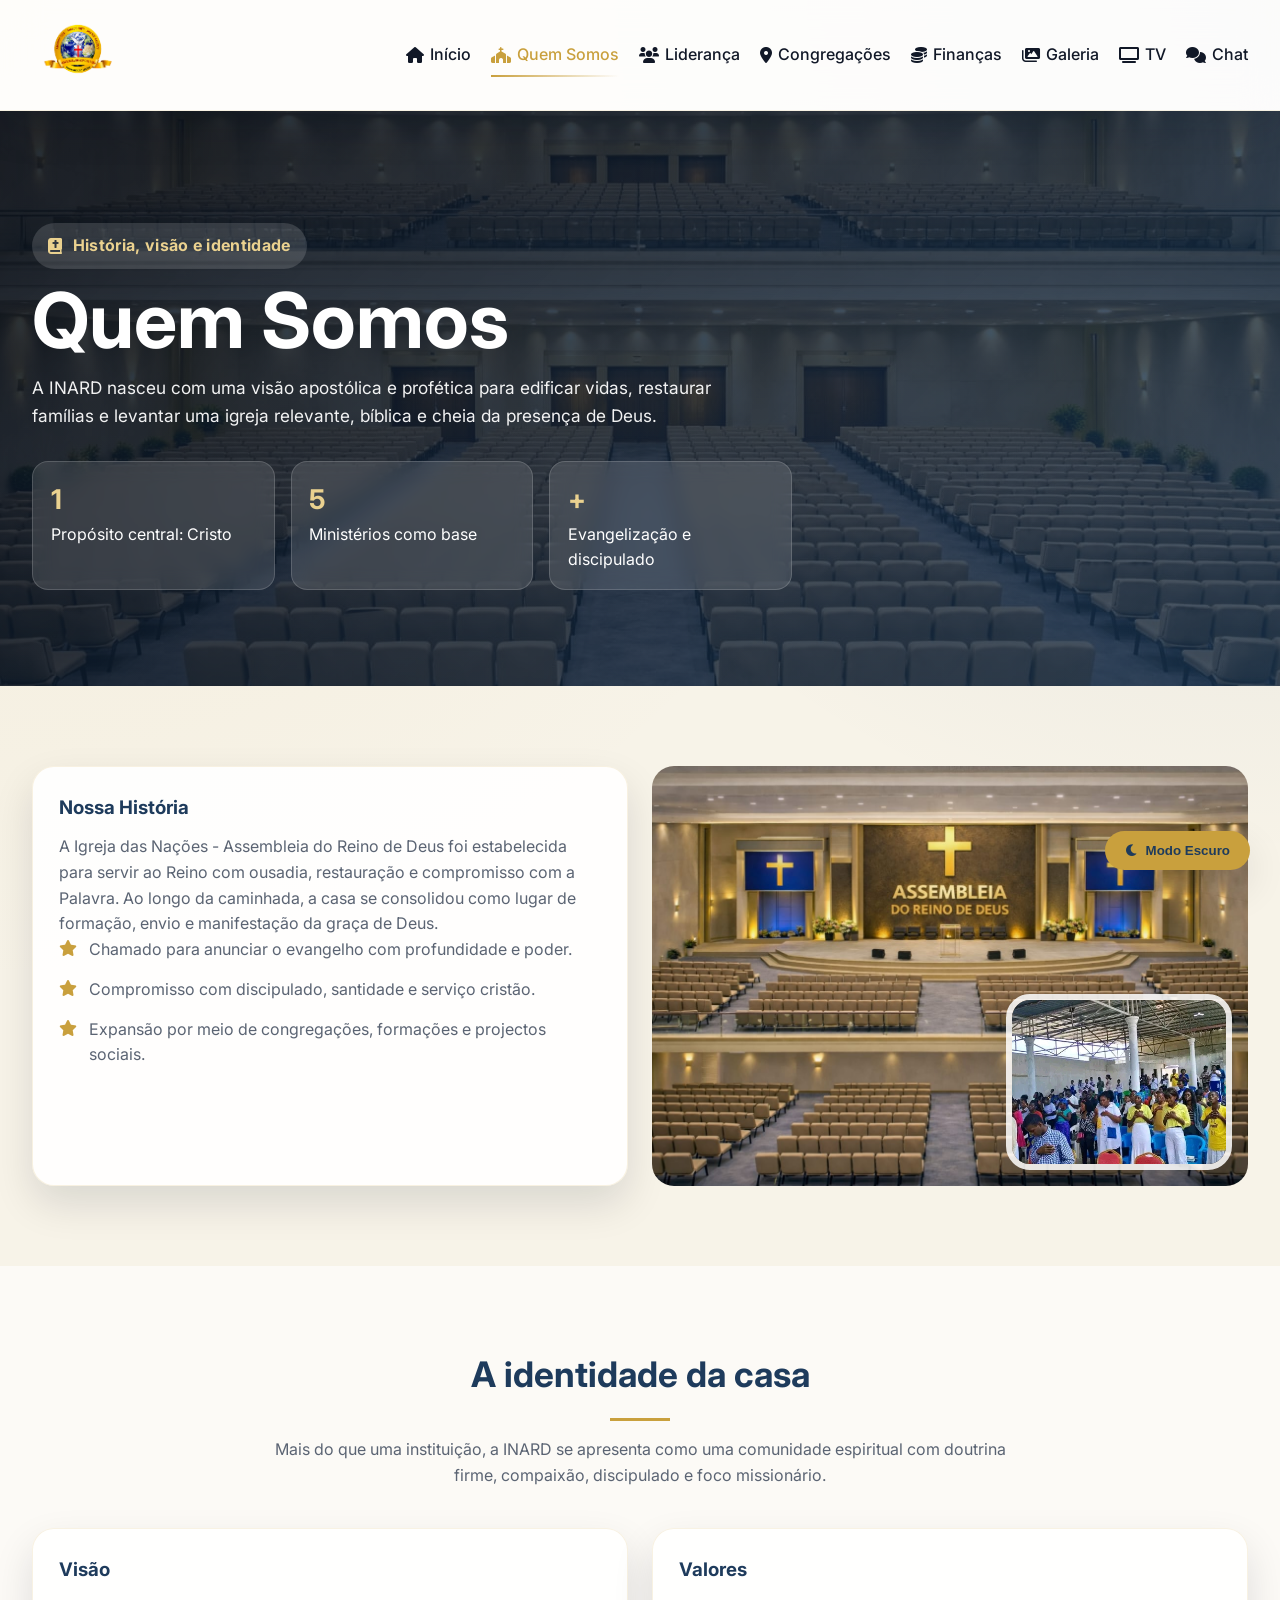
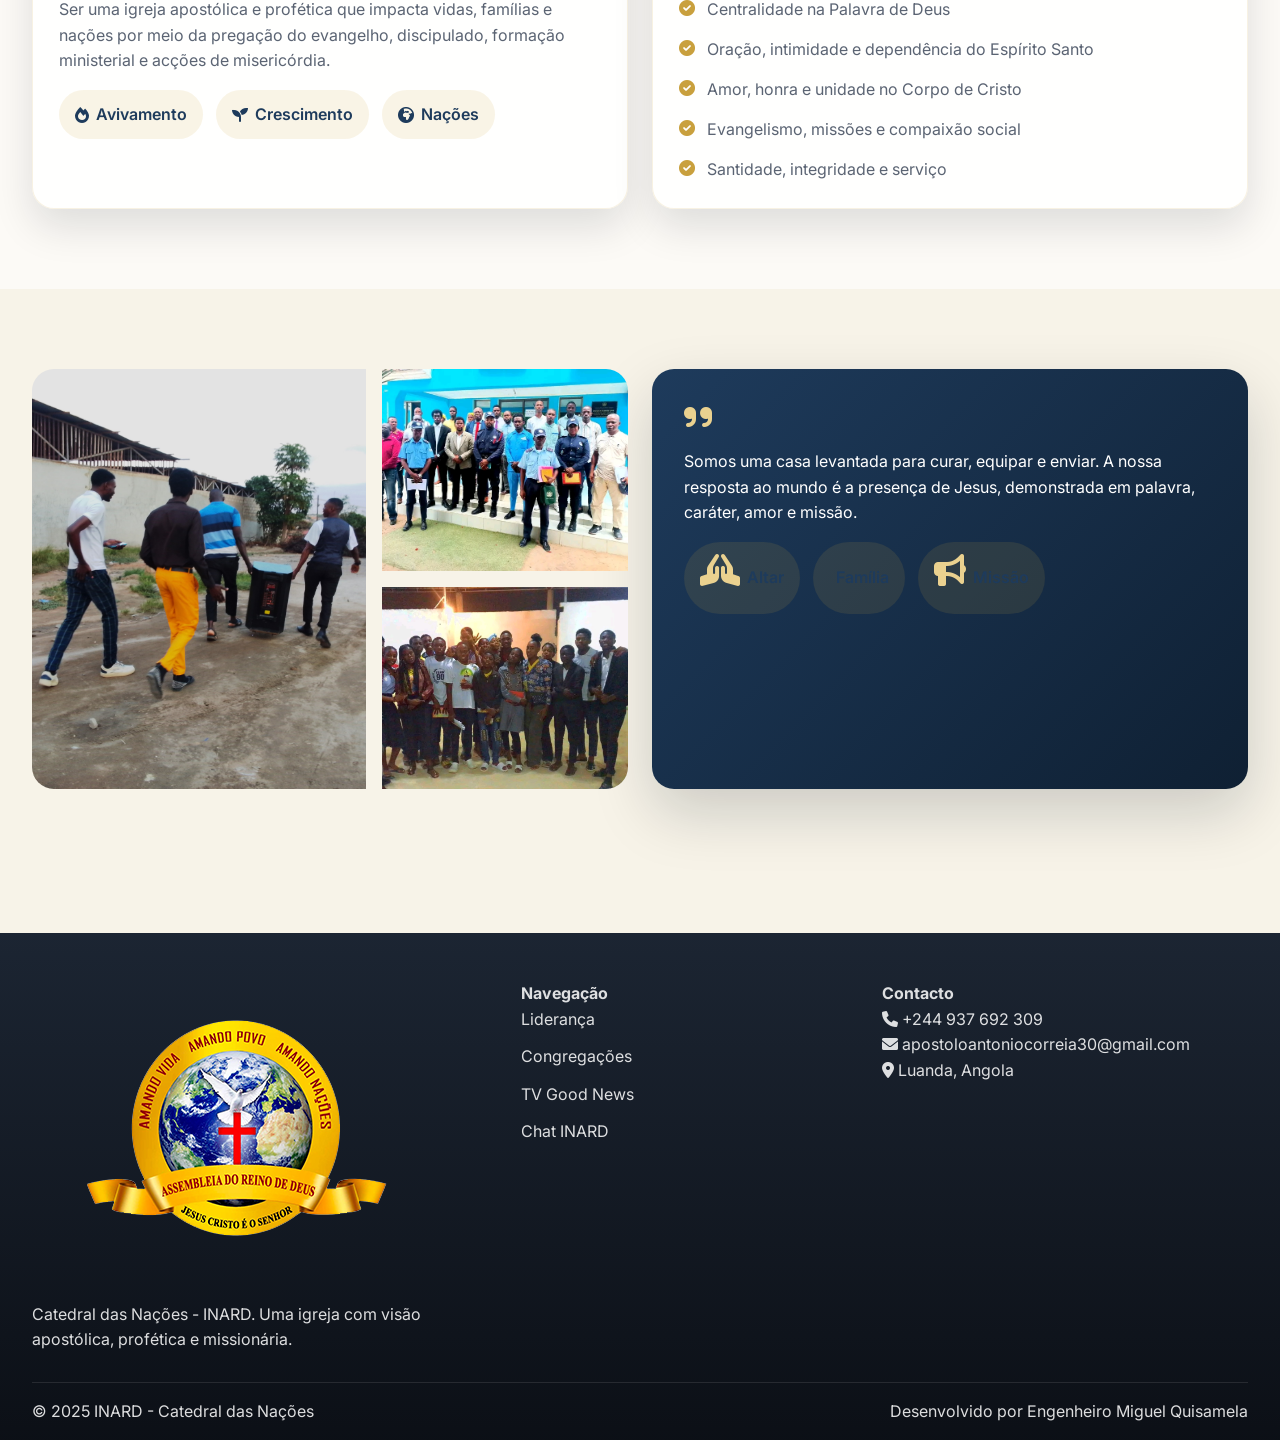
<file: quem-somos.html>
<!DOCTYPE html>
<html lang="pt-br">
<head>
    <meta charset="UTF-8">
    <meta name="viewport" content="width=device-width, initial-scale=1.0">
    <title>INARD | Quem Somos</title>
    <link href="https://fonts.googleapis.com/css2?family=Inter:wght@300;400;500;600;700;800&display=swap" rel="stylesheet">
    <link rel="stylesheet" href="https://cdnjs.cloudflare.com/ajax/libs/font-awesome/6.0.0-beta3/css/all.min.css">
    <link rel="stylesheet" href="css/style.css">
    <link rel="stylesheet" href="css/site-upgrades.css">
    <link rel="icon" href="images/inard.png">
</head>
<body>
    <div class="theme-toggle">
        <button id="themeSwitch" class="theme-btn">
            <i class="fas fa-moon"></i>
            <span>Modo Escuro</span>
        </button>
    </div>

    <header class="site-header">
        <div class="container">
            <div class="header-inner">
                <div class="logo-area">
                    <a href="index.html"><img src="images/inard.png" alt="INARD"></a>
                </div>
                <nav class="main-nav">
                    <ul>
                        <li><a href="index.html"><i class="fas fa-home"></i> In&iacute;cio</a></li>
                        <li><a href="quem-somos.html" class="active"><i class="fas fa-church"></i> Quem Somos</a></li>
                        <li><a href="lideranca.html"><i class="fas fa-users"></i> Lideran&ccedil;a</a></li>
                        <li><a href="congregacoes.html"><i class="fas fa-map-marker-alt"></i> Congrega&ccedil;&otilde;es</a></li>
                        <li><a href="financas.html"><i class="fas fa-coins"></i> Finan&ccedil;as</a></li>
                        <li><a href="galeria.html"><i class="fas fa-images"></i> Galeria</a></li>
                        <li><a href="tv-good-news.html"><i class="fas fa-tv"></i> TV</a></li>
                        <li><a href="chat.html"><i class="fas fa-comments"></i> Chat</a></li>
                    </ul>
                </nav>
                <div class="mobile-menu-btn"><i class="fas fa-bars"></i></div>
            </div>
        </div>
    </header>

    <section class="page-hero" style="background:linear-gradient(135deg, rgba(8, 16, 27, 0.88), rgba(25, 55, 86, 0.76)), url('images/templo2.jpg') center/cover;">
        <div class="container">
            <div class="page-hero-content">
                <span class="page-eyebrow"><i class="fas fa-book-bible"></i> Hist&oacute;ria, vis&atilde;o e identidade</span>
                <h1>Quem Somos</h1>
                <p>A INARD nasceu com uma vis&atilde;o apost&oacute;lica e prof&eacute;tica para edificar vidas, restaurar fam&iacute;lias e levantar uma igreja relevante, b&iacute;blica e cheia da presen&ccedil;a de Deus.</p>
                <div class="section-metrics">
                    <div class="metric-card"><strong>1</strong><span>Prop&oacute;sito central: Cristo</span></div>
                    <div class="metric-card"><strong>5</strong><span>Minist&eacute;rios como base</span></div>
                    <div class="metric-card"><strong>+</strong><span>Evangeliza&ccedil;&atilde;o e discipulado</span></div>
                </div>
            </div>
        </div>
    </section>

    <section class="section-block">
        <div class="container">
            <div class="story-grid">
                <article class="story-card">
                    <h3>Nossa Hist&oacute;ria</h3>
                    <p class="text-muted">A Igreja das Na&ccedil;&otilde;es - Assembleia do Reino de Deus foi estabelecida para servir ao Reino com ousadia, restaura&ccedil;&atilde;o e compromisso com a Palavra. Ao longo da caminhada, a casa se consolidou como lugar de forma&ccedil;&atilde;o, envio e manifesta&ccedil;&atilde;o da gra&ccedil;a de Deus.</p>
                    <ul class="timeline-list">
                        <li><i class="fas fa-star"></i><span>Chamado para anunciar o evangelho com profundidade e poder.</span></li>
                        <li><i class="fas fa-star"></i><span>Compromisso com discipulado, santidade e servi&ccedil;o crist&atilde;o.</span></li>
                        <li><i class="fas fa-star"></i><span>Expans&atilde;o por meio de congrega&ccedil;&otilde;es, forma&ccedil;&otilde;es e projectos sociais.</span></li>
                    </ul>
                </article>
                <div class="photo-stack">
                    <img src="images/templo1.jpg" alt="Templo principal">
                    <img class="floating-photo" src="images/culto0.jpg" alt="Culto na INARD">
                </div>
            </div>
        </div>
    </section>

    <section class="section-block alt">
        <div class="container">
            <h2 class="section-title">A identidade da casa</h2>
            <p class="section-intro">Mais do que uma institui&ccedil;&atilde;o, a INARD se apresenta como uma comunidade espiritual com doutrina firme, compaix&atilde;o, discipulado e foco mission&aacute;rio.</p>
            <div class="two-column-grid">
                <article class="info-card">
                    <h3>Vis&atilde;o</h3>
                    <p class="text-muted">Ser uma igreja apost&oacute;lica e prof&eacute;tica que impacta vidas, fam&iacute;lias e na&ccedil;&otilde;es por meio da prega&ccedil;&atilde;o do evangelho, discipulado, forma&ccedil;&atilde;o ministerial e ac&ccedil;&otilde;es de miseric&oacute;rdia.</p>
                    <div class="pill-row">
                        <span class="pill"><i class="fas fa-fire"></i> Avivamento</span>
                        <span class="pill"><i class="fas fa-seedling"></i> Crescimento</span>
                        <span class="pill"><i class="fas fa-earth-africa"></i> Na&ccedil;&otilde;es</span>
                    </div>
                </article>
                <article class="info-card">
                    <h3>Valores</h3>
                    <ul class="value-list">
                        <li><i class="fas fa-check-circle"></i><span>Centralidade na Palavra de Deus</span></li>
                        <li><i class="fas fa-check-circle"></i><span>Ora&ccedil;&atilde;o, intimidade e depend&ecirc;ncia do Esp&iacute;rito Santo</span></li>
                        <li><i class="fas fa-check-circle"></i><span>Amor, honra e unidade no Corpo de Cristo</span></li>
                        <li><i class="fas fa-check-circle"></i><span>Evangelismo, miss&otilde;es e compaix&atilde;o social</span></li>
                        <li><i class="fas fa-check-circle"></i><span>Santidade, integridade e servi&ccedil;o</span></li>
                    </ul>
                </article>
            </div>
        </div>
    </section>

    <section class="section-block">
        <div class="container">
            <div class="spotlight-grid">
                <div class="mosaic-grid">
                    <div class="mosaic-column tall">
                        <img src="images/evangelho1.jpg" alt="Evangeliza&ccedil;&atilde;o">
                    </div>
                    <div class="mosaic-column stack">
                        <img src="images/accaosocial1.jpg" alt="A&ccedil;&atilde;o social">
                        <img src="images/turma.jpg" alt="Treinamento">
                    </div>
                </div>
                <div class="quote-box">
                    <i class="fas fa-quote-right"></i>
                    <p>Somos uma casa levantada para curar, equipar e enviar. A nossa resposta ao mundo &eacute; a presen&ccedil;a de Jesus, demonstrada em palavra, car&aacute;ter, amor e miss&atilde;o.</p>
                    <div class="tag-row">
                        <span class="tag"><i class="fas fa-hands-praying"></i> Altar</span>
                        <span class="tag"><i class="fas fa-people-roof"></i> Fam&iacute;lia</span>
                        <span class="tag"><i class="fas fa-bullhorn"></i> Miss&atilde;o</span>
                    </div>
                </div>
            </div>
        </div>
    </section>

    <footer class="site-footer">
        <div class="container">
            <div class="footer-grid">
                <div class="footer-info">
                    <img src="images/inard.png" alt="INARD">
                    <p>Catedral das Na&ccedil;&otilde;es - INARD. Uma igreja com vis&atilde;o apost&oacute;lica, prof&eacute;tica e mission&aacute;ria.</p>
                </div>
                <div class="footer-links">
                    <h4>Navega&ccedil;&atilde;o</h4>
                    <ul>
                        <li><a href="lideranca.html">Lideran&ccedil;a</a></li>
                        <li><a href="congregacoes.html">Congrega&ccedil;&otilde;es</a></li>
                        <li><a href="tv-good-news.html">TV Good News</a></li>
                        <li><a href="chat.html">Chat INARD</a></li>
                    </ul>
                </div>
                <div class="footer-contact">
                    <h4>Contacto</h4>
                    <p><i class="fas fa-phone"></i> +244 937 692 309</p>
                    <p><i class="fas fa-envelope"></i> apostoloantoniocorreia30@gmail.com</p>
                    <p><i class="fas fa-map-marker-alt"></i> Luanda, Angola</p>
                </div>
            </div>
            <div class="footer-bottom">
                <p>&copy; 2025 INARD - Catedral das Na&ccedil;&otilde;es</p>
                <p>Desenvolvido por Engenheiro Miguel Quisamela</p>
            </div>
        </div>
    </footer>

    <script src="js/site-upgrades.js"></script>
</body>
</html>
</file>
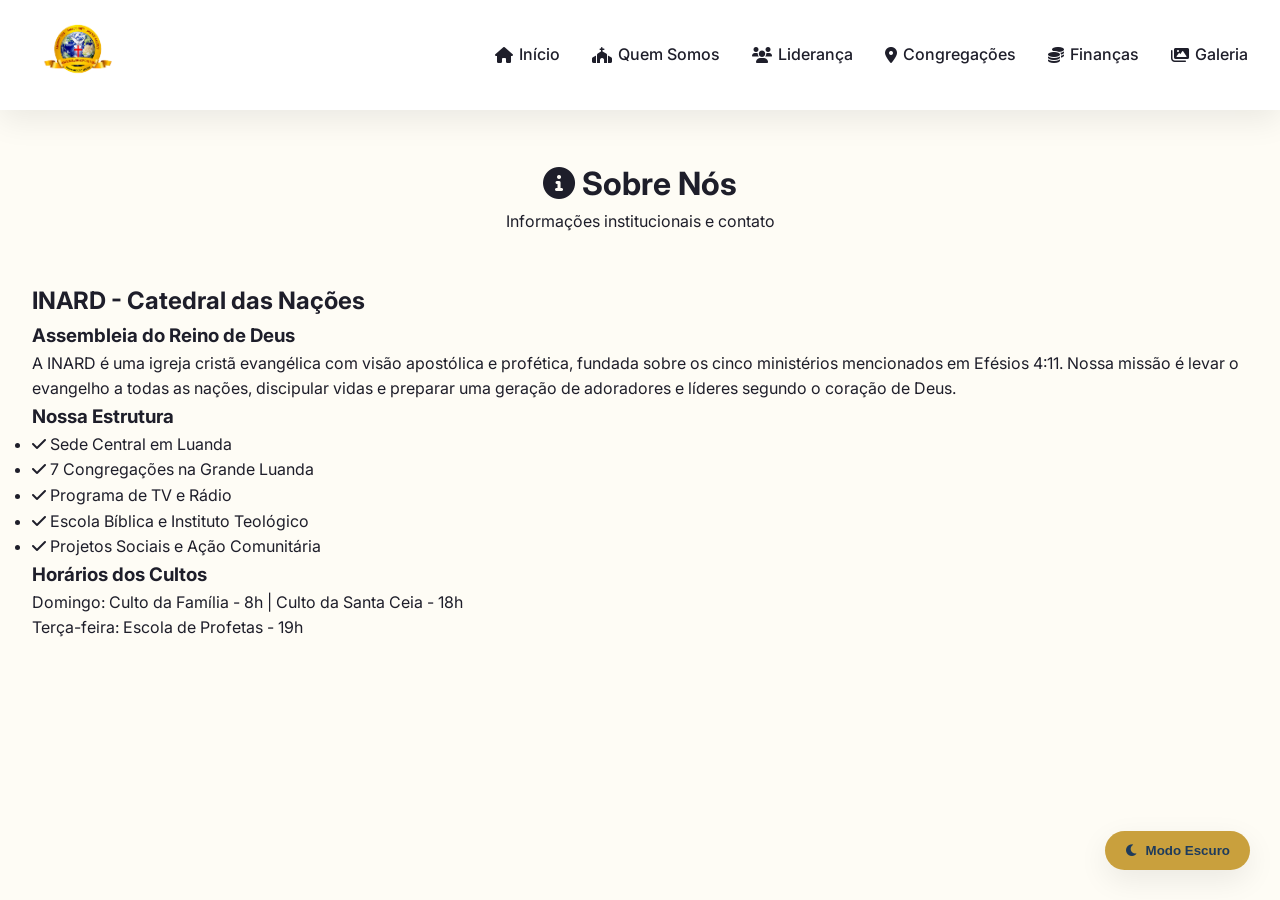
<file: sobre.html>
<!DOCTYPE html>
<html lang="pt-br">
<head>
    <meta charset="UTF-8">
    <meta name="viewport" content="width=device-width, initial-scale=1.0">
    <title>INARD | Sobre Nós</title>
    <link href="https://fonts.googleapis.com/css2?family=Inter:wght@300;400;500;600;700&display=swap" rel="stylesheet">
    <link rel="stylesheet" href="https://cdnjs.cloudflare.com/ajax/libs/font-awesome/6.0.0-beta3/css/all.min.css">
    <link rel="stylesheet" href="css/style.css">
    <Link rel="icon" href="images/inard.png">

</head>
<body>
    <div class="theme-toggle">
        <button id="themeSwitch" class="theme-btn">
            <i class="fas fa-moon"></i>
            <span>Modo Escuro</span>
        </button>
    </div>

    <header class="site-header">
        <div class="container">
            <div class="header-inner">
                <div class="logo-area">
                    <a href="index.html">
                        <img src="images/inard.png" alt="INARD - Catedral das Nações" onerror="this.src='https://placehold.co/200x80?text=INARD'">
                    </a>
                </div>
                <nav class="main-nav">
                    <ul>
                        <li><a href="index.html"><i class="fas fa-home"></i> Início</a></li>
                        <li><a href="quem-somos.html"><i class="fas fa-church"></i> Quem Somos</a></li>
                        <li><a href="lideranca.html"><i class="fas fa-users"></i> Liderança</a></li>
                        <li><a href="congregacoes.html"><i class="fas fa-map-marker-alt"></i> Congregações</a></li>
                        <li><a href="financas.html"><i class="fas fa-coins"></i> Finan&ccedil;as</a></li>
                        <li><a href="galeria.html"><i class="fas fa-images"></i> Galeria</a></li>
                        
                    </ul>
                </nav>
                <div class="mobile-menu-btn">
                    <i class="fas fa-bars"></i>
                </div>
            </div>
        </div>
    </header>

    <main>
        <div class="container">
            <div class="page-header">
                <h1><i class="fas fa-info-circle"></i> Sobre Nós</h1>
                <p>Informações institucionais e contato</p>
            </div>

            <div class="about-grid">
                <div class="about-info">
                    <h2>INARD - Catedral das Nações</h2>
                    <h3>Assembleia do Reino de Deus</h3>
                    <p>A INARD é uma igreja cristã evangélica com visão apostólica e profética, fundada sobre os cinco ministérios mencionados em Efésios 4:11. Nossa missão é levar o evangelho a todas as nações, discipular vidas e preparar uma geração de adoradores e líderes segundo o coração de Deus.</p>
                    
                    <h3>Nossa Estrutura</h3>
                    <ul>
                        <li><i class="fas fa-check"></i> Sede Central em Luanda</li>
                        <li><i class="fas fa-check"></i> 7 Congregações na Grande Luanda</li>
                        <li><i class="fas fa-check"></i> Programa de TV e Rádio</li>
                        <li><i class="fas fa-check"></i> Escola Bíblica e Instituto Teológico</li>
                        <li><i class="fas fa-check"></i> Projetos Sociais e Ação Comunitária</li>
                    </ul>

                    <h3>Horários dos Cultos</h3>
                    <div class="schedule">
                        <div class="schedule-item">
                            <span class="day">Domingo:</span>
                            <span>Culto da Família - 8h | Culto da Santa Ceia - 18h</span>
                        </div>
                        <div class="schedule-item">
                            <span class="day">Terça-feira:</span>
                            <span>Escola de Profetas - 19h</span>
                        </div>
                        <div
</file>
<file: css/style.css>
/* ============================================
   INARD WEBSITE - ESTILO PRINCIPAL
   Cores: Dourado, Azul e Branco
   ============================================ */

:root {
    /* Modo Claro (Light Mode) */
    --primary-blue: #1e3b5c;
    --primary-gold: #c9a03d;
    --primary-gold-light: #e8c97a;
    --primary-gold-dark: #a0782a;
    --white: #ffffff;
    --light-bg: #fefcf5;
    --dark-text: #1e1e2a;
    --gray-text: #4a5568;
    --light-gray: #e2e8f0;
    --shadow: 0 10px 30px rgba(0, 0, 0, 0.08);
    --shadow-hover: 0 20px 40px rgba(0, 0, 0, 0.12);
}

[data-theme="dark"] {
    --primary-blue: #2c5a82;
    --primary-gold: #d4af5a;
    --primary-gold-light: #f0d88a;
    --white: #1a1a2e;
    --light-bg: #0f0f1a;
    --dark-text: #f0f0f0;
    --gray-text: #b0b0c0;
    --light-gray: #2a2a3e;
    --shadow: 0 10px 30px rgba(0, 0, 0, 0.3);
}

* {
    margin: 0;
    padding: 0;
    box-sizing: border-box;
}

body {
    font-family: 'Inter', sans-serif;
    background: var(--light-bg);
    color: var(--dark-text);
    transition: background 0.3s ease, color 0.3s ease;
    line-height: 1.6;
}

.container {
    max-width: 1280px;
    margin: 0 auto;
    padding: 0 2rem;
}

/* ============================================
   THEME TOGGLE BUTTON
   ============================================ */
.theme-toggle {
    position: fixed;
    bottom: 30px;
    right: 30px;
    z-index: 1000;
}

.theme-btn {
    background: var(--primary-gold);
    color: var(--primary-blue);
    border: none;
    padding: 12px 20px;
    border-radius: 50px;
    cursor: pointer;
    font-weight: 600;
    display: flex;
    align-items: center;
    gap: 8px;
    box-shadow: var(--shadow);
    transition: all 0.3s ease;
    z-index: 1000;
}

.theme-btn:hover {
    transform: scale(1.05);
    background: var(--primary-gold-light);
}

/* ============================================
   HEADER
   ============================================ */
.site-header {
    background: var(--white);
    box-shadow: var(--shadow);
    position: sticky;
    top: 0;
    z-index: 100;
}

.header-inner {
    display: flex;
    justify-content: space-between;
    align-items: center;
    padding: 1rem 0;
    flex-wrap: wrap;
}

.logo-area img {
    height: 70px;
    width: auto;
}

.main-nav ul {
    display: flex;
    list-style: none;
    gap: 2rem;
}

.main-nav a {
    text-decoration: none;
    color: var(--dark-text);
    font-weight: 500;
    transition: color 0.3s;
    display: flex;
    align-items: center;
    gap: 6px;
}

.main-nav a:hover,
.main-nav a.active {
    color: var(--primary-gold);
}

.mobile-menu-btn {
    display: none;
    font-size: 1.5rem;
    cursor: pointer;
}

/* ============================================
   HERO SECTION
   ============================================ */
   

.hero {
    background: linear-gradient(135deg, var(--primary-blue) 0%, #2a4a7a 100%);
    color: white;
    padding: 5rem 0;
    text-align: center;
    position: relative;
    overflow: hidden;
}

.hero::before {
    transition: opacity 1s ease-in-out;
    content: '';
    position: absolute;
    top: 0;
    left: 0;
    right: 0;
    bottom: 0;

    background-size: cover;
    background-position: center;
    opacity: 0.15;

    animation: heroSlide 20s infinite ease-in-out;
}

.hero-content {
    position: relative;
    z-index: 1;
}

.hero h1 {
    font-size: 3.5rem;
    margin-bottom: 1rem;
    color: var(--primary-gold-light);
}

.hero-subtitle {
    font-size: 1.3rem;
    margin-bottom: 1rem;
    opacity: 0.95;
}

.hero-text {
    font-size: 1.1rem;
    max-width: 600px;
    margin: 0 auto 2rem;
    opacity: 0.9;
}



/* ============================================
   BUTTONS
   ============================================ */
.btn {
    display: inline-flex;
    align-items: center;
    gap: 10px;
    padding: 12px 28px;
    border-radius: 50px;
    text-decoration: none;
    font-weight: 600;
    transition: all 0.3s;
    border: none;
    cursor: pointer;
}

.btn-primary {
    background: var(--primary-gold);
    color: var(--primary-blue);
}

.btn-primary:hover {
    background: var(--primary-gold-light);
    transform: translateY(-2px);
}

.btn-secondary {
    background: transparent;
    color: white;
    border: 2px solid var(--primary-gold);
}

.btn-secondary:hover {
    background: var(--primary-gold);
    color: var(--primary-blue);
}

.btn-block {
    width: 100%;
    justify-content: center;
}

.hero-buttons {
    display: flex;
    gap: 1rem;
    justify-content: center;
    flex-wrap: wrap;
}

/* ============================================
   FEATURES SECTION
   ============================================ */
.section-title {
    text-align: center;
    font-size: 2.2rem;
    margin-bottom: 3rem;
    color: var(--primary-blue);
    position: relative;
}

.section-title::after {
    content: '';
    display: block;
    width: 60px;
    height: 3px;
    background: var(--primary-gold);
    margin: 1rem auto 0;
}

.features {
    padding: 4rem 0;
}

.features-grid {
    display: grid;
    grid-template-columns: repeat(auto-fit, minmax(250px, 1fr));
    gap: 2rem;
}

.feature-card {
    background: var(--white);
    padding: 2rem;
    border-radius: 1rem;
    text-align: center;
    transition: all 0.3s;
    box-shadow: var(--shadow);
}

.feature-card:hover {
    transform: translateY(-5px);
    box-shadow: var(--shadow-hover);
}

.feature-card i {
    font-size: 3rem;
    color: var(--primary-gold);
    margin-bottom: 1rem;
}

.feature-card h3 {
    margin-bottom: 1rem;
    color: var(--primary-blue);
}

/* ============================================
   HIGHLIGHTS SECTION
   ============================================ */
.highlights {
    padding: 4rem 0;
    background: var(--white);
}

.highlights-grid {
    display: grid;
    grid-template-columns: repeat(auto-fit, minmax(300px, 1fr));
    gap: 2rem;
}

.highlight-card {
    background: var(--light-bg);
    border-radius: 1rem;
    overflow: hidden;
    transition: all 0.3s;
    box-shadow: var(--shadow);
}

.highlight-card:hover {
    transform: translateY(-5px);
}

.highlight-card img {
    width: 100%;
    height: 220px;
    object-fit: cover;
}

.highlight-content {
    padding: 1.5rem;
}

.highlight-date {
    display: inline-block;
    font-size: 0.85rem;
    color: var(--primary-gold);
    margin-bottom: 0.5rem;
}

/* ============================================
   VERSE OF THE DAY
   ============================================ */
.verse-day {
    padding: 4rem 0;
    background: var(--primary-blue);
}

.verse-card {
    background: rgba(0, 0, 0, 0.562);
    backdrop-filter: blur(10px);
    padding: 3rem;
    border-radius: 1rem;
    text-align: center;
    color: rgb(240, 238, 238);
}

.verse-card i {
    font-size: 2.5rem;
    color: var(--primary-gold);
    margin-bottom: 1rem;
}

.verse-card p {
    font-size: 1.3rem;
    font-style: italic;
    max-width: 700px;
    margin: 0 auto;
}

.verse-ref {
    margin-top: 1rem;
    font-weight: 600;
    color: var(--primary-gold-light);
}

/* ============================================
   CHAT PAGE
   ============================================ */
.chat-container {
    max-width: 600px;
    margin: 3rem auto;
}

.chat-header {
    text-align: center;
    margin-bottom: 2rem;
}

.chat-login-card {
    background: var(--white);
    padding: 2.5rem;
    border-radius: 1.5rem;
    text-align: center;
    box-shadow: var(--shadow);
}

.chat-icon i {
    font-size: 4rem;
    color: var(--primary-gold);
    margin-bottom: 1rem;
}

.form-group {
    margin-bottom: 1.5rem;
    text-align: left;
}

.form-group label {
    display: block;
    margin-bottom: 0.5rem;
    font-weight: 500;
    color: var(--dark-text);
}

.form-group input,
.form-group select {
    width: 100%;
    padding: 12px 16px;
    border: 2px solid var(--light-gray);
    border-radius: 10px;
    background: var(--light-bg);
    color: var(--dark-text);
    font-family: inherit;
    transition: all 0.3s;
}

.form-group input:focus,
.form-group select:focus {
    outline: none;
    border-color: var(--primary-gold);
}

.chat-message {
    margin-top: 1rem;
    padding: 1rem;
    border-radius: 10px;
    display: none;
}

.chat-message.success {
    display: block;
    background: rgba(76, 175, 80, 0.2);
    color: #4caf50;
}

.chat-message.error {
    display: block;
    background: rgba(244, 67, 54, 0.2);
    color: #f44336;
}

.chat-info {
    display: grid;
    grid-template-columns: repeat(auto-fit, minmax(250px, 1fr));
    gap: 1.5rem;
    margin-top: 2rem;
}

.info-box {
    background: var(--white);
    padding: 1.5rem;
    border-radius: 1rem;
    text-align: center;
}

.info-box i {
    font-size: 2rem;
    color: var(--primary-gold);
    margin-bottom: 0.5rem;
}

/* ============================================
   GALLERY PAGE
   ============================================ */
.page-header {
    text-align: center;
    padding: 3rem 0;
}

.gallery-filters {
    display: flex;
    justify-content: center;
    gap: 1rem;
    margin-bottom: 2rem;
    flex-wrap: wrap;
}

.filter-btn {
    padding: 8px 20px;
    border
}
</file>
<file: css/site-upgrades.css>
:root {
    --primary-blue: #1e3b5c;
    --primary-gold: #c9a03d;
    --primary-gold-light: #ead18f;
    --primary-gold-dark: #9f7827;
    --white: #ffffff;
    --light-bg: #f7f3e8;
    --surface: rgba(255, 255, 255, 0.9);
    --dark-text: #111827;
    --gray-text: #5b6473;
    --light-gray: #d9e0ea;
    --shadow: 0 18px 40px rgba(12, 20, 34, 0.12);
    --shadow-hover: 0 24px 60px rgba(12, 20, 34, 0.18);
    --radius-xl: 28px;
    --radius-lg: 22px;
    --radius-md: 16px;
}

[data-theme="dark"] {
    --primary-blue: #2e5d89;
    --primary-gold: #d5b15a;
    --primary-gold-light: #eed89f;
    --white: #111827;
    --light-bg: #090f18;
    --surface: rgba(17, 24, 39, 0.92);
    --dark-text: #f4f6fb;
    --gray-text: #c9d0dc;
    --light-gray: #243042;
    --shadow: 0 20px 50px rgba(0, 0, 0, 0.35);
    --shadow-hover: 0 28px 70px rgba(0, 0, 0, 0.45);
}

body {
    background:
        radial-gradient(circle at top left, rgba(201, 160, 61, 0.1), transparent 30%),
        radial-gradient(circle at top right, rgba(30, 59, 92, 0.12), transparent 26%),
        var(--light-bg);
    color: var(--dark-text);
}

.site-header {
    backdrop-filter: blur(18px);
    background: rgba(255, 255, 255, 0.88);
    border-bottom: 1px solid rgba(201, 160, 61, 0.12);
}

[data-theme="dark"] .site-header {
    background: rgba(10, 15, 24, 0.88);
}

.header-inner {
    gap: 1rem;
}

.main-nav ul {
    flex-wrap: wrap;
    justify-content: flex-end;
    gap: 1.25rem;
}

.main-nav a {
    padding: 0.4rem 0;
    position: relative;
}

.main-nav a::after {
    content: "";
    position: absolute;
    left: 0;
    bottom: -0.2rem;
    width: 100%;
    height: 2px;
    background: linear-gradient(90deg, var(--primary-gold), transparent);
    transform: scaleX(0);
    transform-origin: left;
    transition: transform 0.3s ease;
}

.main-nav a:hover::after,
.main-nav a.active::after {
    transform: scaleX(1);
}

.mobile-menu-btn {
    color: var(--primary-blue);
}

.hero,
.page-hero,
.tv-hero-shell,
.chat-hero-shell {
    position: relative;
    overflow: hidden;
    color: white;
}

.hero {
    min-height: 78vh;
    display: flex;
    align-items: center;
    padding: 0;
}

.hero-slider {
    position: absolute;
    inset: 0;
}

.hero-slide {
    position: absolute;
    inset: 0;
    background-size: cover;
    background-position: center;
    opacity: 0;
    transform: scale(1.04);
    transition: opacity 0.9s ease, transform 5s ease;
}

.hero-slide::after {
    content: "";
    position: absolute;
    inset: 0;
    background: linear-gradient(135deg, rgba(7, 15, 24, 0.76), rgba(10, 28, 48, 0.5));
}

.hero-slide.active {
    opacity: 1;
    transform: scale(1);
}

.hero .container,
.page-hero .container,
.tv-hero-shell .container,
.chat-hero-shell .container {
    position: relative;
    z-index: 2;
}

.hero-content,
.page-hero-content,
.tv-hero-content,
.chat-hero-content {
    max-width: 760px;
    padding: 7rem 0 6rem;
}

.hero h1,
.page-hero h1,
.tv-hero-content h1,
.chat-hero-content h1 {
    font-size: clamp(2.8rem, 6vw, 5rem);
    line-height: 0.95;
    margin-bottom: 1rem;
    color: #fff;
}

.hero-subtitle,
.page-eyebrow,
.tv-eyebrow,
.chat-eyebrow {
    display: inline-flex;
    align-items: center;
    gap: 0.65rem;
    padding: 0.65rem 1rem;
    border-radius: 999px;
    background: rgba(255, 255, 255, 0.14);
    color: var(--primary-gold-light);
    margin-bottom: 1rem;
    font-weight: 700;
    letter-spacing: 0.02em;
}

.hero-text,
.page-hero p,
.tv-hero-content p,
.chat-hero-content p {
    max-width: 680px;
    font-size: 1.08rem;
    opacity: 0.94;
}

.hero-metrics,
.section-metrics {
    display: grid;
    grid-template-columns: repeat(auto-fit, minmax(160px, 1fr));
    gap: 1rem;
    margin-top: 2rem;
}

.metric-card {
    background: rgba(255, 255, 255, 0.12);
    border: 1px solid rgba(255, 255, 255, 0.16);
    border-radius: var(--radius-md);
    padding: 1rem 1.1rem;
    backdrop-filter: blur(10px);
}

.metric-card strong {
    display: block;
    font-size: 1.7rem;
    color: var(--primary-gold-light);
}

.hero-dots {
    position: absolute;
    left: 50%;
    bottom: 2rem;
    transform: translateX(-50%);
    display: flex;
    gap: 0.75rem;
    z-index: 3;
}

.hero-dot {
    width: 12px;
    height: 12px;
    border-radius: 50%;
    border: 0;
    background: rgba(255, 255, 255, 0.42);
    cursor: pointer;
    transition: transform 0.2s ease, background 0.2s ease;
}

.hero-dot.active {
    background: var(--primary-gold);
    transform: scale(1.12);
}

.hero-scroll-note {
    position: absolute;
    right: 2rem;
    bottom: 2rem;
    z-index: 3;
    writing-mode: vertical-rl;
    transform: rotate(180deg);
    font-size: 0.8rem;
    letter-spacing: 0.2em;
    opacity: 0.85;
}

.section-block {
    padding: 5rem 0;
}

.section-block.alt {
    background: rgba(255, 255, 255, 0.64);
}

[data-theme="dark"] .section-block.alt {
    background: rgba(11, 18, 30, 0.76);
}

.section-title {
    margin-bottom: 1rem;
}

.section-intro {
    max-width: 760px;
    margin: 0 auto 2.5rem;
    text-align: center;
    color: var(--gray-text);
}

.story-grid,
.two-column-grid,
.spotlight-grid,
.leadership-grid,
.congregation-grid,
.chat-grid,
.room-grid {
    display: grid;
    gap: 1.5rem;
}

.story-grid,
.two-column-grid,
.spotlight-grid,
.room-grid {
    grid-template-columns: repeat(2, minmax(0, 1fr));
}

.leadership-grid {
    grid-template-columns: repeat(auto-fit, minmax(220px, 1fr));
}

.congregation-grid {
    grid-template-columns: repeat(auto-fit, minmax(260px, 1fr));
}

.story-card,
.info-card,
.spotlight-card,
.leader-card-upgraded,
.congregation-card-upgraded,
.gallery-category-card,
.tv-card,
.chat-card,
.room-card,
.signup-card {
    background: var(--surface);
    border: 1px solid rgba(201, 160, 61, 0.14);
    border-radius: var(--radius-lg);
    box-shadow: var(--shadow);
    overflow: hidden;
}

.story-card,
.info-card,
.spotlight-card,
.tv-card,
.chat-card,
.room-card,
.signup-card,
.congregation-card-upgraded {
    padding: 1.6rem;
}

.story-card h3,
.info-card h3,
.spotlight-card h3,
.leader-card-upgraded h3,
.congregation-card-upgraded h3,
.gallery-category-card h3,
.tv-card h3,
.chat-card h3,
.room-card h3,
.signup-card h3 {
    color: var(--primary-blue);
    margin-bottom: 0.75rem;
}

.text-muted {
    color: var(--gray-text);
}

.photo-stack,
.mosaic-grid,
.leader-portrait,
.congregation-photo,
.gallery-featured {
    position: relative;
    overflow: hidden;
    border-radius: var(--radius-lg);
}

.photo-stack img,
.mosaic-grid img,
.leader-portrait img,
.congregation-photo img,
.gallery-featured img,
.highlight-card img {
    width: 100%;
    height: 100%;
    object-fit: cover;
    display: block;
}

.photo-stack {
    min-height: 420px;
}

.photo-stack img:first-child {
    height: 100%;
}

.photo-stack .floating-photo {
    position: absolute;
    right: 1rem;
    bottom: 1rem;
    width: 38%;
    height: 42%;
    border: 6px solid rgba(255, 255, 255, 0.85);
    border-radius: 24px;
    box-shadow: var(--shadow-hover);
}

.mosaic-grid {
    display: grid;
    grid-template-columns: 1.15fr 0.85fr;
    gap: 1rem;
    min-height: 420px;
}

.mosaic-column {
    display: grid;
    gap: 1rem;
}

.mosaic-column.tall {
    grid-template-rows: 1fr;
}

.mosaic-column.stack {
    grid-template-rows: repeat(2, 1fr);
}

.mosaic-column img {
    min-height: 200px;
}

.pill-row,
.tag-row {
    display: flex;
    flex-wrap: wrap;
    gap: 0.8rem;
    margin-top: 1rem;
}

.pill,
.tag {
    display: inline-flex;
    align-items: center;
    gap: 0.45rem;
    padding: 0.75rem 1rem;
    background: rgba(201, 160, 61, 0.12);
    color: var(--primary-blue);
    border-radius: 999px;
    font-weight: 600;
}

.highlights-tabs {
    display: flex;
    justify-content: center;
    flex-wrap: wrap;
    gap: 0.8rem;
    margin: 0 auto 2rem;
}

.tab-btn {
    border: 1px solid rgba(201, 160, 61, 0.2);
    background: var(--surface);
    color: var(--dark-text);
    padding: 0.85rem 1.2rem;
    border-radius: 999px;
    font-weight: 600;
    cursor: pointer;
    transition: all 0.25s ease;
}

.tab-btn.active,
.tab-btn:hover {
    background: var(--primary-blue);
    color: white;
    border-color: var(--primary-blue);
}

.highlight-panel {
    display: none;
}

.highlight-panel.active {
    display: block;
}

.highlights-grid.upgraded {
    display: grid;
    grid-template-columns: repeat(auto-fit, minmax(240px, 1fr));
    gap: 1.4rem;
}

.highlight-card {
    border-radius: var(--radius-lg);
    overflow: hidden;
    background: var(--surface);
    box-shadow: var(--shadow);
    border: 1px solid rgba(201, 160, 61, 0.12);
}

.highlight-card img {
    height: 240px;
}

.highlight-content {
    padding: 1.2rem 1.25rem 1.4rem;
}

.highlight-date {
    display: inline-flex;
    align-items: center;
    gap: 0.45rem;
}

.timeline-list,
.value-list,
.office-list,
.channel-points,
.community-list,
.meta-list {
    list-style: none;
    display: grid;
    gap: 0.9rem;
}

.timeline-list li,
.value-list li,
.office-list li,
.channel-points li,
.community-list li,
.meta-list li {
    display: flex;
    gap: 0.8rem;
    align-items: flex-start;
    color: var(--gray-text);
}

.timeline-list i,
.value-list i,
.office-list i,
.channel-points i,
.community-list i,
.meta-list i {
    color: var(--primary-gold);
    margin-top: 0.2rem;
}

.leader-card-upgraded {
    display: grid;
    grid-template-rows: 280px auto;
    padding: 0;
}

.leader-card-upgraded .leader-body {
    padding: 1.5rem;
}

.leader-role {
    color: var(--primary-gold-dark);
    font-weight: 700;
    text-transform: uppercase;
    letter-spacing: 0.05em;
    font-size: 0.8rem;
}

.quote-box {
    background: linear-gradient(135deg, var(--primary-blue), #0f2033);
    color: white;
    border-radius: var(--radius-lg);
    padding: 2rem;
    box-shadow: var(--shadow-hover);
}

.quote-box i {
    color: var(--primary-gold-light);
    font-size: 2rem;
    margin-bottom: 1rem;
}

.search-bar {
    margin: 0 auto 2rem;
    max-width: 680px;
    display: flex;
    align-items: center;
    gap: 0.8rem;
    background: var(--surface);
    border-radius: 999px;
    padding: 0.4rem 0.8rem 0.4rem 1rem;
    box-shadow: var(--shadow);
    border: 1px solid rgba(201, 160, 61, 0.14);
}

.search-bar i {
    color: var(--primary-gold);
}

.search-bar input {
    flex: 1;
    border: 0;
    background: transparent;
    color: var(--dark-text);
    padding: 0.85rem 0.25rem;
    font-size: 1rem;
}

.search-bar input:focus {
    outline: none;
}

.congregation-card-upgraded .congregation-photo {
    height: 220px;
    margin-bottom: 1rem;
}

.congregation-meta {
    display: grid;
    gap: 0.7rem;
    color: var(--gray-text);
    margin: 1rem 0 1.2rem;
}

.congregation-meta span {
    display: inline-flex;
    gap: 0.55rem;
    align-items: center;
}

.congregation-meta i,
.section-note i {
    color: var(--primary-gold);
}

.section-note {
    margin-top: 1rem;
    color: var(--gray-text);
}

.gallery-toolbar {
    display: flex;
    flex-wrap: wrap;
    justify-content: center;
    gap: 0.8rem;
    margin: 0 auto 2.2rem;
}

.gallery-filter-btn {
    padding: 0.8rem 1.15rem;
    border-radius: 999px;
    border: 1px solid rgba(201, 160, 61, 0.16);
    background: var(--surface);
    color: var(--dark-text);
    font-weight: 600;
    cursor: pointer;
    transition: all 0.25s ease;
}

.gallery-filter-btn.active,
.gallery-filter-btn:hover {
    background: var(--primary-gold);
    color: var(--primary-blue);
}

.gallery-grid-upgraded {
    columns: 3 280px;
    column-gap: 1rem;
}

.gallery-card-upgraded {
    break-inside: avoid;
    margin-bottom: 1rem;
    position: relative;
    overflow: hidden;
    border-radius: 20px;
    box-shadow: var(--shadow);
    cursor: pointer;
}

.gallery-card-upgraded img {
    width: 100%;
    display: block;
}

.gallery-card-upgraded .gallery-overlay {
    position: absolute;
    inset: auto 0 0;
    padding: 1rem;
    background: linear-gradient(180deg, transparent, rgba(6, 12, 24, 0.9));
    color: white;
}

.gallery-card-upgraded .gallery-overlay span {
    display: inline-flex;
    margin-top: 0.45rem;
    color: var(--primary-gold-light);
    font-size: 0.84rem;
}

.gallery-featured {
    height: 460px;
    margin-bottom: 2rem;
}

.gallery-featured-copy {
    position: absolute;
    left: 0;
    right: 0;
    bottom: 0;
    padding: 2rem;
    color: white;
    background: linear-gradient(180deg, transparent, rgba(7, 15, 24, 0.92));
}

.auto-carousel {
    position: relative;
    overflow: hidden;
}

.carousel-viewport {
    overflow: hidden;
    border-radius: var(--radius-lg);
}

.carousel-track {
    display: flex;
    transition: transform 0.65s ease;
    will-change: transform;
}

.carousel-slide {
    min-width: 100%;
    flex: 0 0 100%;
}

.carousel-slide.multi {
    min-width: min(100%, 340px);
    flex-basis: min(100%, 340px);
    padding-right: 1rem;
}

.carousel-controls {
    display: flex;
    align-items: center;
    justify-content: space-between;
    gap: 1rem;
    margin-top: 1rem;
}

.carousel-dots {
    display: flex;
    gap: 0.55rem;
    flex-wrap: wrap;
}

.carousel-dot {
    width: 11px;
    height: 11px;
    border-radius: 50%;
    border: 0;
    background: rgba(30, 59, 92, 0.22);
    cursor: pointer;
}

.carousel-dot.active {
    background: var(--primary-gold);
}

.carousel-buttons {
    display: flex;
    gap: 0.65rem;
}

.carousel-btn {
    width: 42px;
    height: 42px;
    border-radius: 50%;
    border: 0;
    background: var(--primary-blue);
    color: white;
    cursor: pointer;
}

.mission-carousel-card,
.gallery-slide-card {
    background: var(--surface);
    border-radius: var(--radius-lg);
    overflow: hidden;
    box-shadow: var(--shadow);
    border: 1px solid rgba(201, 160, 61, 0.12);
}

.mission-carousel-card img,
.gallery-slide-card img {
    width: 100%;
    height: 280px;
    object-fit: cover;
    display: block;
}

.mission-carousel-card .highlight-content,
.gallery-slide-card .highlight-content {
    padding: 1.15rem 1.25rem 1.35rem;
}

.gallery-slideshow-hero {
    height: 540px;
    border-radius: 28px;
    overflow: hidden;
    position: relative;
    box-shadow: var(--shadow-hover);
}

.gallery-slideshow-hero .carousel-slide img {
    width: 100%;
    height: 540px;
    object-fit: cover;
    display: block;
}

.gallery-slideshow-copy {
    position: absolute;
    left: 0;
    right: 0;
    bottom: 0;
    padding: 2rem;
    color: white;
    background: linear-gradient(180deg, transparent, rgba(7, 15, 24, 0.92));
    z-index: 2;
}

.lightbox {
    position: fixed;
    inset: 0;
    display: none;
    align-items: center;
    justify-content: center;
    padding: 2rem;
    background: rgba(4, 8, 14, 0.92);
    z-index: 3000;
}

.lightbox.open {
    display: flex;
}

.lightbox-frame {
    max-width: 1080px;
    width: 100%;
}

.lightbox-frame img {
    width: 100%;
    max-height: 78vh;
    object-fit: contain;
    border-radius: 20px;
}

.lightbox-caption {
    color: white;
    margin-top: 1rem;
    text-align: center;
}

.lightbox-close {
    position: absolute;
    top: 1rem;
    right: 1rem;
    background: rgba(255, 255, 255, 0.12);
    color: white;
    border: 0;
    width: 48px;
    height: 48px;
    border-radius: 50%;
    font-size: 1.3rem;
    cursor: pointer;
}

.tv-hero-shell {
    background: linear-gradient(135deg, #060a10 0%, #0d1728 60%, #142847 100%);
}

.tv-shell {
    display: grid;
    grid-template-columns: minmax(0, 1.25fr) minmax(320px, 0.75fr);
    gap: 1.5rem;
    margin-top: -3rem;
    position: relative;
    z-index: 2;
}

.tv-player-card {
    background: #05070c;
    border-radius: 28px;
    overflow: hidden;
    box-shadow: var(--shadow-hover);
}

.tv-player-card iframe {
    width: 100%;
    aspect-ratio: 16 / 9;
    border: 0;
}

.tv-player-card video {
    width: 100%;
    aspect-ratio: 16 / 9;
    background: #000;
    display: none;
}

.tv-player-card.local-mode iframe {
    display: none;
}

.tv-player-card.local-mode video {
    display: block;
}

.tv-player-meta {
    padding: 1.4rem 1.5rem 1.6rem;
    background: #0d1522;
    color: white;
}

.tv-player-meta h3 {
    color: white;
}

.tv-actions {
    display: flex;
    flex-wrap: wrap;
    gap: 0.85rem;
    margin-top: 1rem;
}

.tv-actions .btn,
.btn-outline-light {
    display: inline-flex;
    align-items: center;
    gap: 0.6rem;
}

.btn-outline-light {
    padding: 12px 24px;
    border: 1px solid rgba(255, 255, 255, 0.25);
    color: white;
    border-radius: 999px;
    text-decoration: none;
}

.btn-outline-light:hover {
    background: rgba(255, 255, 255, 0.08);
}

.tv-sidebar {
    display: grid;
    gap: 1rem;
}

.tv-playlist {
    display: grid;
    gap: 1rem;
}

.tv-playlist-item {
    display: grid;
    grid-template-columns: 122px 1fr;
    gap: 0.9rem;
    padding: 0.9rem;
    border-radius: 18px;
    background: var(--surface);
    border: 1px solid rgba(201, 160, 61, 0.12);
    box-shadow: var(--shadow);
    cursor: pointer;
    transition: transform 0.2s ease, box-shadow 0.2s ease;
}

.tv-playlist-item:hover,
.tv-playlist-item.active {
    transform: translateY(-2px);
    box-shadow: var(--shadow-hover);
}

.tv-thumb {
    position: relative;
    border-radius: 14px;
    overflow: hidden;
    min-height: 84px;
    background: #0c111b;
}

.tv-thumb img {
    width: 100%;
    height: 100%;
    object-fit: cover;
}

.tv-thumb i {
    position: absolute;
    inset: 0;
    display: grid;
    place-items: center;
    color: white;
    background: rgba(7, 15, 24, 0.32);
    font-size: 1.5rem;
}

.channel-note {
    color: var(--gray-text);
    font-size: 0.95rem;
}

.schedule-grid {
    display: grid;
    grid-template-columns: repeat(auto-fit, minmax(210px, 1fr));
    gap: 1rem;
}

.schedule-card {
    background: var(--surface);
    border-radius: 18px;
    padding: 1.3rem;
    box-shadow: var(--shadow);
}

.schedule-card strong {
    color: var(--primary-gold-dark);
}

.chat-hero-shell {
    background: linear-gradient(135deg, #0d1e2f 0%, #183b5d 55%, #274d79 100%);
}

.chat-shell {
    margin-top: -3rem;
    position: relative;
    z-index: 2;
}

.chat-grid {
    grid-template-columns: minmax(0, 1fr) minmax(320px, 0.8fr);
    align-items: start;
}

.form-stack {
    display: grid;
    gap: 1rem;
}

.form-row {
    display: grid;
    grid-template-columns: repeat(2, minmax(0, 1fr));
    gap: 1rem;
}

.field {
    display: grid;
    gap: 0.45rem;
}

.field label {
    font-weight: 600;
    color: var(--dark-text);
}

.field input,
.field select,
.field textarea {
    width: 100%;
    border: 1px solid rgba(201, 160, 61, 0.22);
    border-radius: 16px;
    padding: 0.95rem 1rem;
    background: rgba(255, 255, 255, 0.7);
    color: var(--dark-text);
    font: inherit;
}

[data-theme="dark"] .field input,
[data-theme="dark"] .field select,
[data-theme="dark"] .field textarea {
    background: rgba(8, 13, 22, 0.72);
}

.field input:focus,
.field select:focus,
.field textarea:focus {
    outline: 0;
    border-color: var(--primary-gold);
    box-shadow: 0 0 0 4px rgba(201, 160, 61, 0.12);
}

.form-help {
    color: var(--gray-text);
    font-size: 0.95rem;
}

.form-status {
    margin-top: 1rem;
    padding: 0.95rem 1rem;
    border-radius: 14px;
    display: none;
}

.form-status.show {
    display: block;
}

.form-status.success {
    background: rgba(34, 197, 94, 0.12);
    color: #15803d;
}

.form-status.error {
    background: rgba(239, 68, 68, 0.12);
    color: #b91c1c;
}

.community-pillars {
    display: grid;
    gap: 1rem;
}

.room-shell {
    margin-top: -3rem;
    position: relative;
    z-index: 2;
}

.room-grid {
    align-items: start;
}

.room-card.chat-board {
    padding: 0;
}

.room-header {
    display: flex;
    justify-content: space-between;
    gap: 1rem;
    align-items: center;
    padding: 1.25rem 1.5rem;
    border-bottom: 1px solid rgba(201, 160, 61, 0.14);
}

.room-badge {
    display: inline-flex;
    align-items: center;
    gap: 0.5rem;
    background: rgba(201, 160, 61, 0.12);
    color: var(--primary-blue);
    border-radius: 999px;
    padding: 0.55rem 0.85rem;
    font-weight: 700;
}

.room-messages {
    max-height: 520px;
    overflow: auto;
    padding: 1.25rem 1.25rem 0;
    display: grid;
    gap: 0.9rem;
}

.message-item {
    display: grid;
    gap: 0.35rem;
    background: rgba(201, 160, 61, 0.06);
    border-radius: 16px;
    padding: 0.95rem 1rem;
}

.message-item.mine {
    background: rgba(30, 59, 92, 0.1);
    border-left: 4px solid var(--primary-blue);
}

.message-topline {
    display: flex;
    justify-content: space-between;
    gap: 1rem;
    font-size: 0.9rem;
}

.message-author {
    font-weight: 700;
    color: var(--primary-blue);
}

.message-meta {
    color: var(--gray-text);
}

.room-form {
    padding: 1.25rem;
    display: grid;
    gap: 0.8rem;
}

.room-form textarea {
    min-height: 100px;
    resize: vertical;
}

.empty-state {
    color: var(--gray-text);
    padding: 0.75rem 0 1.5rem;
}

.site-footer {
    margin-top: 4rem;
    padding: 3rem 0 1rem;
    background: linear-gradient(180deg, rgba(14, 24, 39, 0.94), rgba(7, 11, 18, 0.98));
    color: rgba(255, 255, 255, 0.86);
}

.footer-grid {
    display: grid;
    grid-template-columns: 1.25fr 0.9fr 1fr;
    gap: 2rem;
}

.footer-links ul {
    list-style: none;
    display: grid;
    gap: 0.75rem;
}

.footer-links a,
.footer-contact a {
    color: rgba(255, 255, 255, 0.86);
    text-decoration: none;
}

.footer-bottom {
    border-top: 1px solid rgba(255, 255, 255, 0.1);
    margin-top: 1.8rem;
    padding-top: 1rem;
    display: flex;
    justify-content: space-between;
    flex-wrap: wrap;
    gap: 0.75rem;
}

@media (max-width: 1100px) {
    .tv-shell,
    .chat-grid,
    .story-grid,
    .two-column-grid,
    .spotlight-grid,
    .room-grid,
    .footer-grid {
        grid-template-columns: 1fr;
    }

    .hero {
        min-height: 70vh;
    }

    .hero-scroll-note {
        display: none;
    }
}

@media (max-width: 900px) {
    .main-nav {
        width: 100%;
        display: none;
    }

    .main-nav.active {
        display: block;
    }

    .main-nav ul {
        flex-direction: column;
        align-items: flex-start;
        gap: 0.9rem;
        padding-top: 1rem;
    }

    .mobile-menu-btn {
        display: block;
    }

    .form-row {
        grid-template-columns: 1fr;
    }
}

@media (max-width: 700px) {
    .container {
        padding: 0 1rem;
    }

    .hero-content,
    .page-hero-content,
    .tv-hero-content,
    .chat-hero-content {
        padding: 6rem 0 5rem;
    }

    .section-block {
        padding: 4rem 0;
    }

    .metric-card {
        padding: 0.9rem 1rem;
    }

    .gallery-featured {
        height: 360px;
    }

    .tv-playlist-item {
        grid-template-columns: 1fr;
    }
}
</file>
<file: css/foot.css>
.site-footer {
    background: #0c091d;
    color: #fff;
    padding: 60px 0 20px;
    font-family: Arial, sans-serif;
}

.footer-grid {
    display: grid;
    grid-template-columns: repeat(auto-fit, minmax(220px, 1fr));
    gap: 30px;
}

.footer-info img {
    width: 150px;
    margin-bottom: 15px;
}

.footer-info p {
    font-size: 14px;
    color: #ccc;
}

.footer-links h4,
.footer-contact h4,
.footer-newsletter h4 {
    margin-bottom: 15px;
    font-size: 18px;
    color: #fff;
}

.footer-links ul {
    list-style: none;
    padding: 0;
}

.footer-links ul li {
    margin-bottom: 8px;
}

.footer-links ul li a {
    color: #ccc;
    text-decoration: none;
    transition: 0.3s;
}

.footer-links ul li a:hover {
    color: #00c3ff;
    padding-left: 5px;
}

.footer-contact p {
    font-size: 14px;
    margin: 8px 0;
    color: #ccc;
}

.footer-contact i {
    margin-right: 8px;
    color: #00c3ff;
}

.social-links {
    margin-top: 15px;
}

.social-links a {
    display: inline-block;
    margin-right: 10px;
    color: #fff;
    background: #1c3d6b;
    padding: 10px;
    border-radius: 50%;
    transition: 0.3s;
}

.social-links a:hover {
    background: #00c3ff;
    transform: scale(1.1);
}

.footer-newsletter form {
    display: flex;
    flex-direction: column;
}

.footer-newsletter input {
    padding: 10px;
    border: none;
    border-radius: 5px;
    margin-bottom: 10px;
}

.footer-newsletter button {
    padding: 10px;
    border: none;
    background: #0e588a;
    color: #fff;
    border-radius: 5px;
    cursor: pointer;
    transition: 0.3s;
}

.footer-newsletter button:hover {
    background: #009bd1;
}

.footer-bottom {
    border-top: 1px solid #1c3d6b;
    margin-top: 30px;
    padding-top: 15px;
    text-align: center;
    font-size: 13px;
    color: #aaa;
}
</file>
<file: css/jogo.css>
/* styles.css - design limpo, responsivo e acessível */
:root{
  --bg:#0f1724;
  --card:#0b1220;
  --accent:#0ea5a4;
  --muted:#94a3b8;
  --surface:#0b1220;
  --glass: rgba(255,255,255,0.03);
  --success:#16a34a;
  --danger:#ef4444;
  --radius:12px;
  --max-w:900px;
  font-family: Inter, system-ui, -apple-system, "Segoe UI", Roboto, "Helvetica Neue", Arial;
  color-scheme: dark;
}

*{box-sizing:border-box}
html,body,#app{height:100%}
body{
  margin:0;
  background:linear-gradient(180deg,#071028 0%, #061226 60%);
  color:#e6eef6;
  display:flex;
  align-items:center;
  justify-content:center;
  padding:24px;
  -webkit-font-smoothing:antialiased;
  -moz-osx-font-smoothing:grayscale;
}

.app{
  width:100%;
  max-width:var(--max-w);
  background: linear-gradient(180deg, rgba(255,255,255,0.02), transparent);
  border-radius:var(--radius);
  padding:20px;
  box-shadow: 0 8px 30px rgba(2,6,23,0.7), inset 0 1px 0 rgba(255,255,255,0.02);
}

.header{text-align:center;margin-bottom:12px}
.header h1{margin:0;font-size:1.6rem;letter-spacing:0.6px}
.subtitle{margin:4px 0 0;color:var(--muted);font-size:0.95rem}

.setup, .quiz, .result{
  margin-top:14px;
}

.setup-row{
  display:flex;
  gap:12px;
  align-items:center;
  margin-bottom:12px;
}
.setup-row label{min-width:170px;color:var(--muted)}
.setup-row input[type="number"],
.setup-row select{
  flex:1;
  padding:10px 12px;
  border-radius:8px;
  background:var(--glass);
  border:1px solid rgba(255,255,255,0.04);
  color:inherit;
  outline:none;
}
.setup-actions{text-align:center;margin-top:6px}

.btn{
  background:transparent;
  color:var(--accent);
  border:1px solid rgba(14,165,164,0.18);
  padding:8px 14px;
  border-radius:10px;
  cursor:pointer;
}
.btn.primary{
  background:linear-gradient(90deg,var(--accent), #06b6b4);
  color:#052022;
  border:none;
  box-shadow:0 6px 18px rgba(6,95,92,0.18);
  font-weight:600;
}

.hidden{display:none}

.quiz-header{
  display:flex;
  justify-content:space-between;
  align-items:center;
  margin-bottom:10px;
}
.meta{color:var(--muted);font-size:0.95rem}
.score{background:var(--glass);padding:6px 10px;border-radius:8px;color:var(--muted)}

.progress{
  height:10px;
  background:rgba(255,255,255,0.03);
  border-radius:999px;
  overflow:hidden;
  margin-bottom:14px;
}
.progress-bar{
  background:linear-gradient(90deg,var(--accent), #06b6b4);
  height:100%;
  width:0%;
  transition:width 350ms ease;
}

.question-card{
  background:linear-gradient(180deg, rgba(255,255,255,0.02), transparent);
  border-radius:12px;
  padding:18px;
  border:1px solid rgba(255,255,255,0.03);
  box-shadow: 0 6px 20px rgba(2,6,23,0.6);
}
.question-card h2{margin:0 0 12px;font-size:1.15rem}
.choices{display:grid;gap:10px}
.choice{
  display:flex;
  align-items:center;
  gap:12px;
  padding:10px 12px;
  border-radius:10px;
  background:rgba(255,255,255,0.02);
  cursor:pointer;
  border:1px solid rgba(255,255,255,0.02);
  transition: all 150ms ease;
}
.choice:hover{transform:translateY(-3px)}
.choice input{display:none}
.choice .lbl{flex:1}
.choice.correct{background:rgba(22,163,74,0.12);border-color:rgba(22,163,74,0.22)}
.choice.wrong{background:rgba(239,68,68,0.08);border-color:rgba(239,68,68,0.18);opacity:0.95}

.controls{display:flex;justify-content:space-between;align-items:center;margin-top:12px}
.timer{color:var(--muted)}
.explanation{margin-top:12px;padding:10px;border-radius:8px;background:rgba(255,255,255,0.02);color:var(--muted)}

.result{
  text-align:center;padding:20px;border-radius:10px;background:linear-gradient(180deg, rgba(255,255,255,0.01), transparent)}
.result-actions{display:flex;gap:10px;justify-content:center;margin-top:12px}

/* responsivo */
@media (max-width:640px){
  .setup-row{flex-direction:column;align-items:flex-start}
  .setup-row label{min-width:0}
}
</file>
